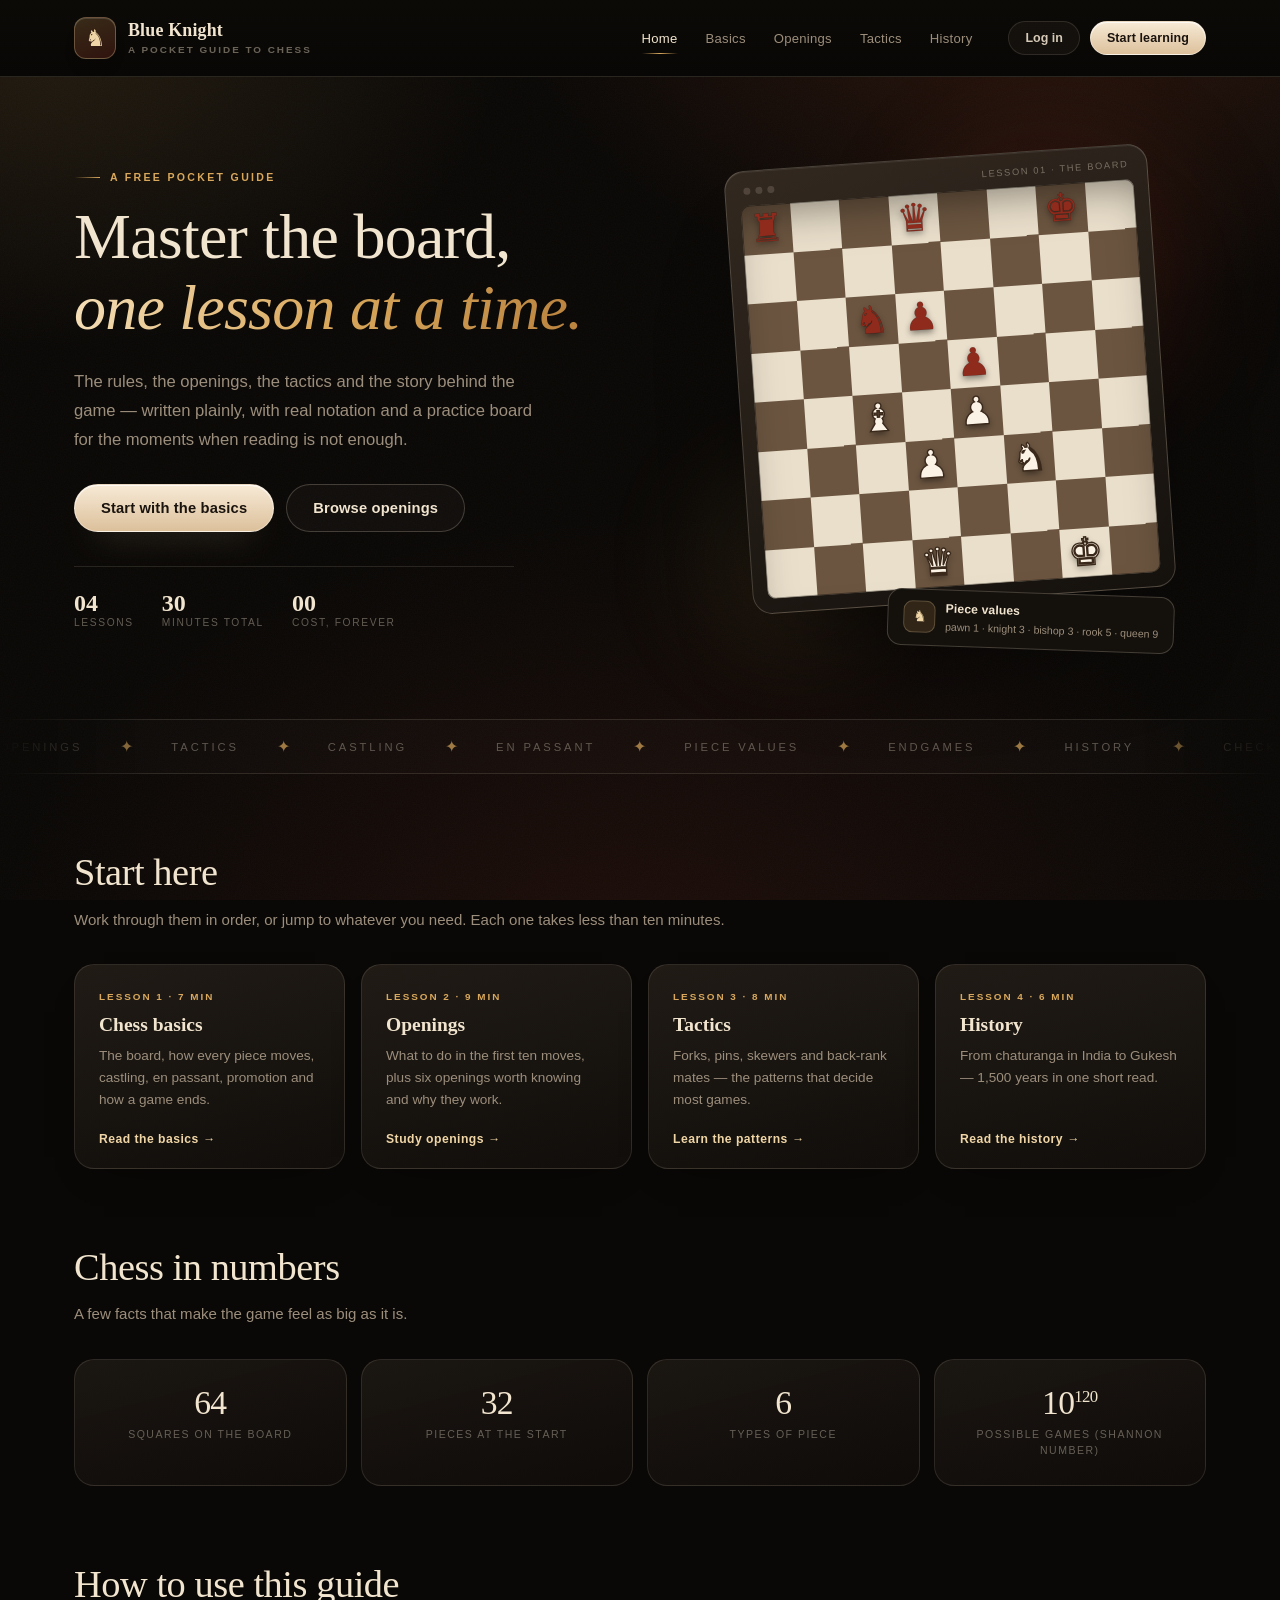
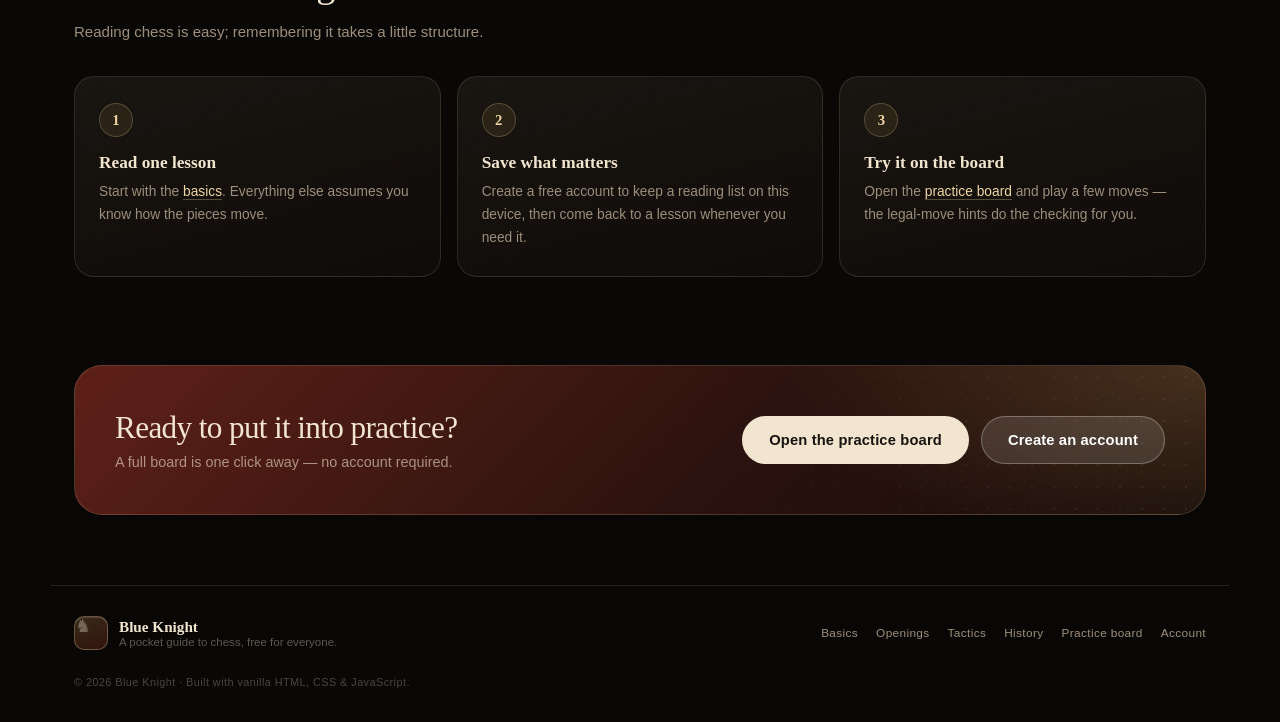
<file: index.html>
<!DOCTYPE html>
<html lang="en">
<head>
<meta charset="utf-8" />
<meta name="viewport" content="width=device-width, initial-scale=1, viewport-fit=cover" />
<meta name="theme-color" content="#0A0806" />
<meta name="description" content="Blue Knight is a free, no-nonsense guide to chess: the board and rules, sound openings, tactical patterns and a short history of the game." />
<meta property="og:type" content="website" />
<meta property="og:title" content="Blue Knight · A pocket guide to chess" />
<meta property="og:description" content="Learn the rules, the openings and the tactics — short, clear lessons with a practice board when you want to try things out." />
<title>Blue Knight · A pocket guide to chess</title>
<link rel="icon" href="data:image/svg+xml,%3Csvg xmlns='http://www.w3.org/2000/svg' viewBox='0 0 100 100'%3E%3Crect width='100' height='100' rx='24' fill='%232563eb'/%3E%3Ctext x='50' y='76' font-size='68' text-anchor='middle' fill='%23fff' font-family='serif'%3E%E2%99%9E%3C/text%3E%3C/svg%3E" />
<link rel="stylesheet" href="assets/site.css" />
</head>
<body class="site">

<a class="skip-link" href="#main">Skip to content</a>

<header class="site-header">
  <div class="wrap header-inner">
    <a class="brand" href="index.html">
      <span class="brand-mark" aria-hidden="true">&#9822;</span>
      <span>
        <span class="brand-name">Blue Knight</span>
        <span class="brand-sub">A pocket guide to chess</span>
      </span>
    </a>

    <nav class="nav" id="siteNav" aria-label="Main">
      <a href="index.html" aria-current="page">Home</a>
      <a href="basics.html">Basics</a>
      <a href="openings.html">Openings</a>
      <a href="tactics.html">Tactics</a>
      <a href="history.html">History</a>
    </nav>

    <div class="header-actions">
      <span data-auth></span>
      <a class="btn btn-primary btn-sm" href="basics.html">Start learning</a>
      <button class="nav-toggle" type="button" aria-expanded="false" aria-controls="siteNav" aria-label="Open menu">&#9776;</button>
    </div>
  </div>
</header>

<main id="main">

  <section class="hero wrap">
    <div class="hero-copy">
      <span class="eyebrow">A free pocket guide</span>
      <h1>Master the board,<em>one lesson at a time.</em></h1>
      <p class="lede">
        The rules, the openings, the tactics and the story behind the game — written plainly,
        with real notation and a practice board for the moments when reading is not enough.
      </p>

      <div class="hero-actions">
        <a class="btn btn-primary btn-lg" href="basics.html">Start with the basics</a>
        <a class="btn btn-ghost btn-lg" href="openings.html">Browse openings</a>
      </div>

      <div class="hero-stats">
        <div><strong>04</strong><span>Lessons</span></div>
        <div><strong>30</strong><span>Minutes total</span></div>
        <div><strong>00</strong><span>Cost, forever</span></div>
      </div>
    </div>

    <div class="hero-art" aria-hidden="true">
      <span class="orb orb-1"></span>
      <span class="orb orb-2"></span>

      <div class="board-stage">
        <div class="board-card">
          <div class="board-card-top">
            <span class="dot-row"><i></i><i></i><i></i></span>
            <span class="board-card-label">Lesson 01 &middot; The board</span>
          </div>
          <div class="board-mini">
            <span class="mock-piece b" style="left:0%;top:0%">&#9820;</span>
            <span class="mock-piece b" style="left:37.5%;top:0%">&#9819;</span>
            <span class="mock-piece b" style="left:75%;top:0%">&#9818;</span>
            <span class="mock-piece b" style="left:25%;top:25%">&#9822;</span>
            <span class="mock-piece b" style="left:37.5%;top:25%">&#9823;</span>
            <span class="mock-piece b" style="left:50%;top:37.5%">&#9823;</span>
            <span class="mock-piece w" style="left:25%;top:50%">&#9821;</span>
            <span class="mock-piece w" style="left:50%;top:50%">&#9823;</span>
            <span class="mock-piece w" style="left:62.5%;top:62.5%">&#9822;</span>
            <span class="mock-piece w" style="left:37.5%;top:62.5%">&#9823;</span>
            <span class="mock-piece w" style="left:37.5%;top:87.5%">&#9819;</span>
            <span class="mock-piece w" style="left:75%;top:87.5%">&#9818;</span>
          </div>
        </div>

        <div class="mock-card">
          <span class="mock-badge" aria-hidden="true">&#9822;</span>
          <span class="mock-card-text">
            <strong>Piece values</strong>
            <span>pawn 1 &middot; knight 3 &middot; bishop 3 &middot; rook 5 &middot; queen 9</span>
          </span>
        </div>
      </div>
    </div>
  </section>

  <div class="marquee" aria-hidden="true">
    <div class="marquee-track">
      <div class="marquee-group">
        <span>Openings</span><i>&#10022;</i>
        <span>Tactics</span><i>&#10022;</i>
        <span>Castling</span><i>&#10022;</i>
        <span>En passant</span><i>&#10022;</i>
        <span>Piece values</span><i>&#10022;</i>
        <span>Endgames</span><i>&#10022;</i>
        <span>History</span><i>&#10022;</i>
        <span>Checkmate</span><i>&#10022;</i>
      </div>
      <div class="marquee-group" aria-hidden="true">
        <span>Openings</span><i>&#10022;</i>
        <span>Tactics</span><i>&#10022;</i>
        <span>Castling</span><i>&#10022;</i>
        <span>En passant</span><i>&#10022;</i>
        <span>Piece values</span><i>&#10022;</i>
        <span>Endgames</span><i>&#10022;</i>
        <span>History</span><i>&#10022;</i>
        <span>Checkmate</span><i>&#10022;</i>
      </div>
    </div>
  </div>

  <section class="section wrap" id="lessons">
    <div class="section-head">
      <h2>Start here</h2>
      <p>Work through them in order, or jump to whatever you need. Each one takes less than ten minutes.</p>
    </div>

    <div class="cards">
      <a class="lesson-card" href="basics.html" data-reveal>
        <span class="lesson-meta">Lesson 1 &middot; 7 min</span>
        <h3>Chess basics</h3>
        <p>The board, how every piece moves, castling, en passant, promotion and how a game ends.</p>
        <span class="go">Read the basics &rarr;</span>
      </a>
      <a class="lesson-card" href="openings.html" data-reveal>
        <span class="lesson-meta">Lesson 2 &middot; 9 min</span>
        <h3>Openings</h3>
        <p>What to do in the first ten moves, plus six openings worth knowing and why they work.</p>
        <span class="go">Study openings &rarr;</span>
      </a>
      <a class="lesson-card" href="tactics.html" data-reveal>
        <span class="lesson-meta">Lesson 3 &middot; 8 min</span>
        <h3>Tactics</h3>
        <p>Forks, pins, skewers and back-rank mates — the patterns that decide most games.</p>
        <span class="go">Learn the patterns &rarr;</span>
      </a>
      <a class="lesson-card" href="history.html" data-reveal>
        <span class="lesson-meta">Lesson 4 &middot; 6 min</span>
        <h3>History</h3>
        <p>From chaturanga in India to Gukesh — 1,500 years in one short read.</p>
        <span class="go">Read the history &rarr;</span>
      </a>
    </div>
  </section>

  <section class="section wrap" id="numbers">
    <div class="section-head">
      <h2>Chess in numbers</h2>
      <p>A few facts that make the game feel as big as it is.</p>
    </div>
    <div class="fact-strip">
      <div class="fact"><strong>64</strong><span>squares on the board</span></div>
      <div class="fact"><strong>32</strong><span>pieces at the start</span></div>
      <div class="fact"><strong>6</strong><span>types of piece</span></div>
      <div class="fact"><strong>10<sup>120</sup></strong><span>possible games (Shannon number)</span></div>
    </div>
  </section>

  <section class="section wrap reading-list" data-reading-list hidden>
    <div class="section-head">
      <h2>Your reading list</h2>
      <p data-welcome hidden></p>
      <p>Saved lessons, stored in this browser for your account.</p>
    </div>
    <div class="cards" data-reading-cards></div>
  </section>

  <section class="section wrap" id="how">
    <div class="section-head">
      <h2>How to use this guide</h2>
      <p>Reading chess is easy; remembering it takes a little structure.</p>
    </div>

    <div class="steps">
      <article class="step" data-reveal>
        <span class="step-num">1</span>
        <h3>Read one lesson</h3>
        <p>Start with the <a href="basics.html">basics</a>. Everything else assumes you know how the pieces move.</p>
      </article>
      <article class="step" data-reveal>
        <span class="step-num">2</span>
        <h3>Save what matters</h3>
        <p>Create a free account to keep a reading list on this device, then come back to a lesson whenever you need it.</p>
      </article>
      <article class="step" data-reveal>
        <span class="step-num">3</span>
        <h3>Try it on the board</h3>
        <p>Open the <a href="play.html">practice board</a> and play a few moves — the legal-move hints do the checking for you.</p>
      </article>
    </div>
  </section>

  <section class="cta-band" data-reveal>
    <div>
      <h2>Ready to put it into practice?</h2>
      <p>A full board is one click away — no account required.</p>
    </div>
    <div class="cta-actions">
      <a class="btn btn-invert btn-lg" href="play.html">Open the practice board</a>
      <a class="btn btn-ghost btn-lg" href="login.html" style="background:rgba(255,255,255,.12);border-color:rgba(255,255,255,.28);color:#fff">Create an account</a>
    </div>
  </section>

</main>

<footer class="site-footer">
  <div class="wrap footer-inner">
    <div class="footer-brand">
      <span class="brand-mark small" aria-hidden="true">&#9822;</span>
      <div>
        <strong>Blue Knight</strong>
        <span>A pocket guide to chess, free for everyone.</span>
      </div>
    </div>

    <nav class="footer-links" aria-label="Footer">
      <a href="basics.html">Basics</a>
      <a href="openings.html">Openings</a>
      <a href="tactics.html">Tactics</a>
      <a href="history.html">History</a>
      <a href="play.html">Practice board</a>
      <a href="login.html">Account</a>
    </nav>

    <p class="footer-copy">&copy; <span data-year>2026</span> Blue Knight &middot; Built with vanilla HTML, CSS &amp; JavaScript.</p>
  </div>
</footer>

<script src="assets/site.js"></script>
</body>
</html>
</file>
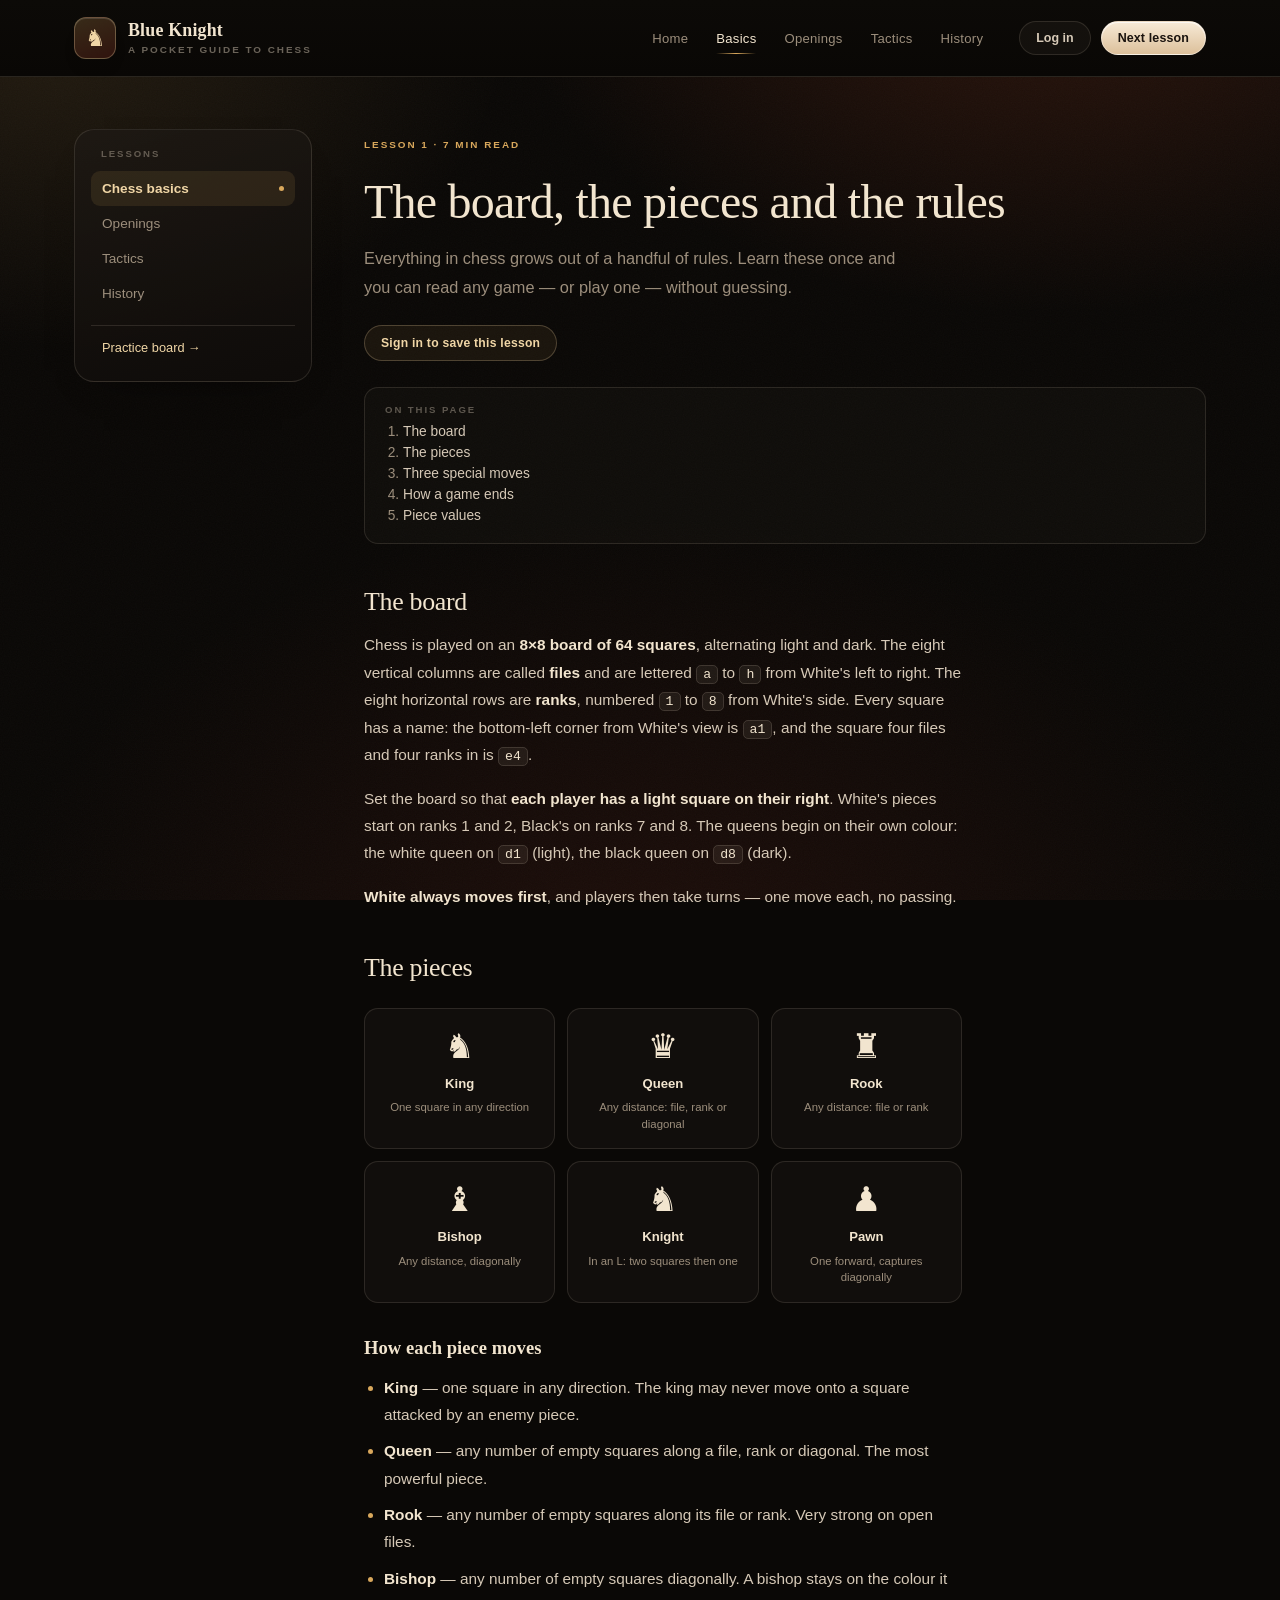
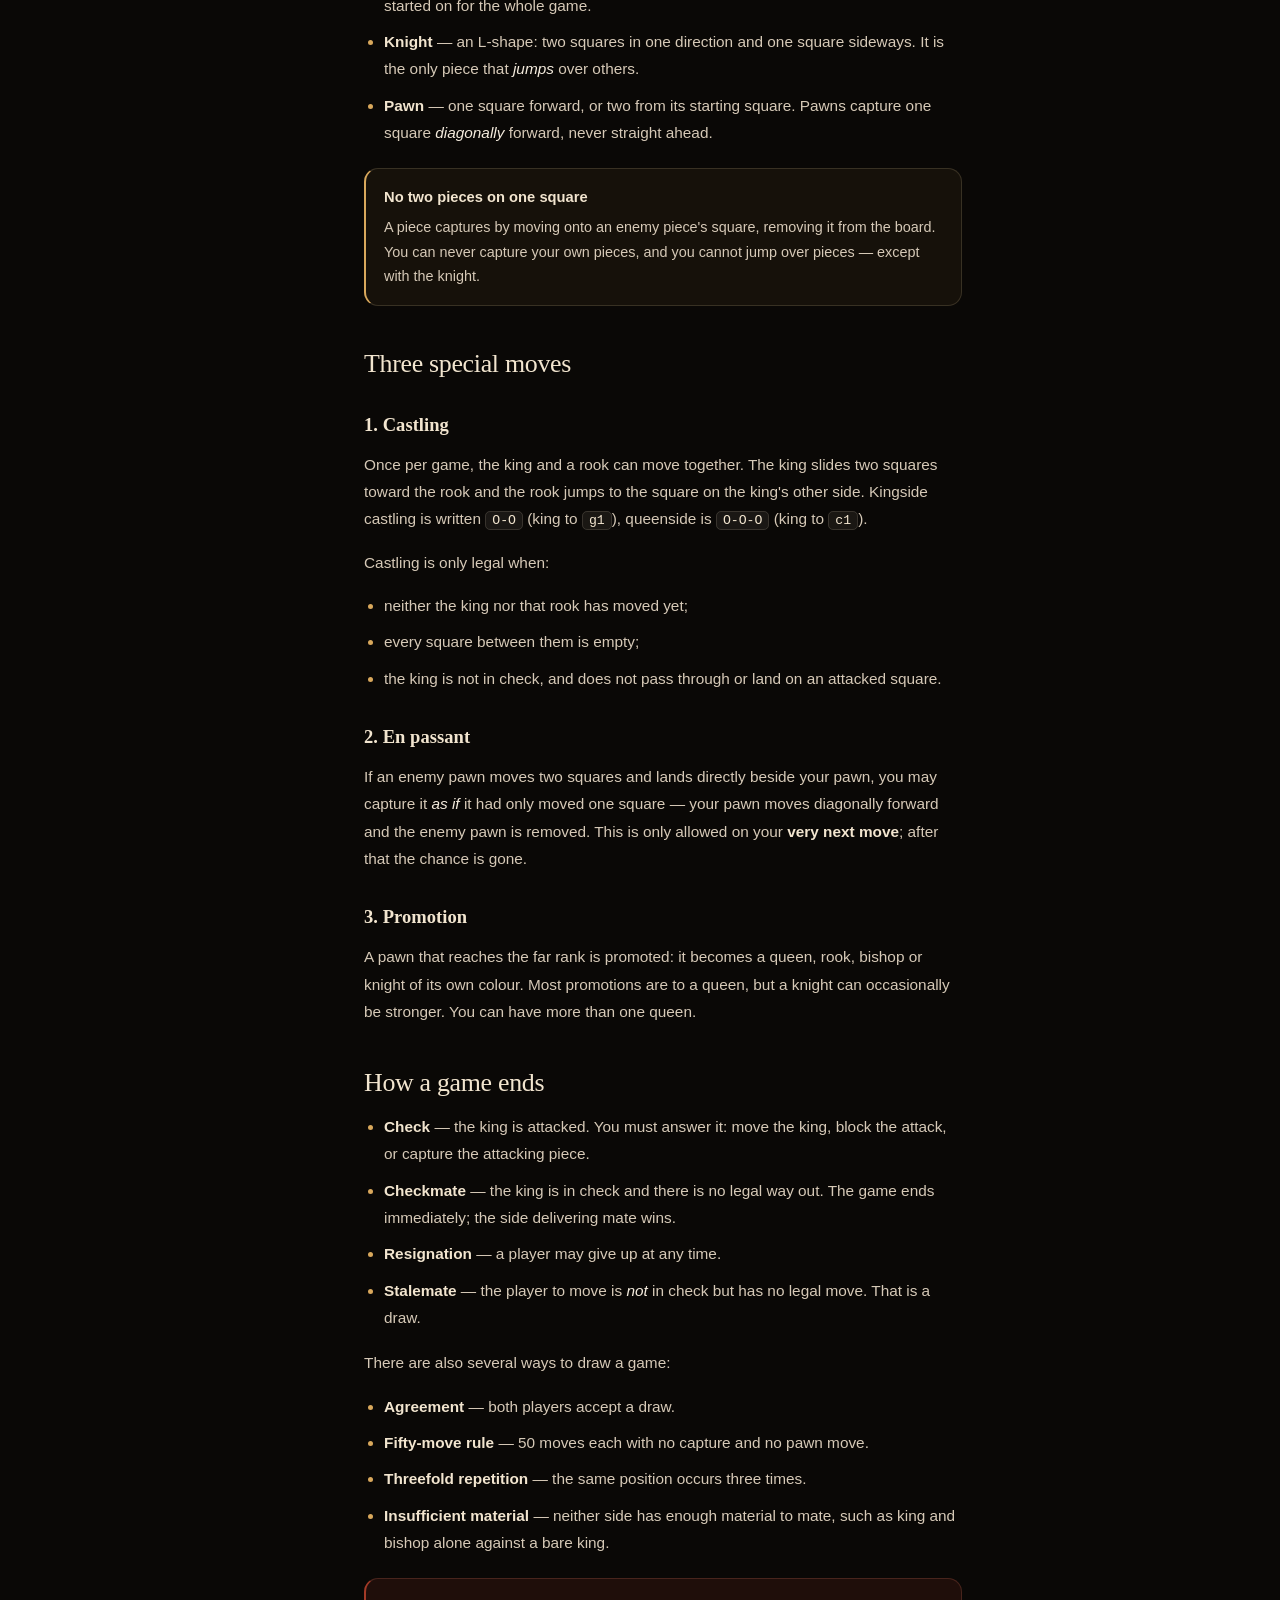
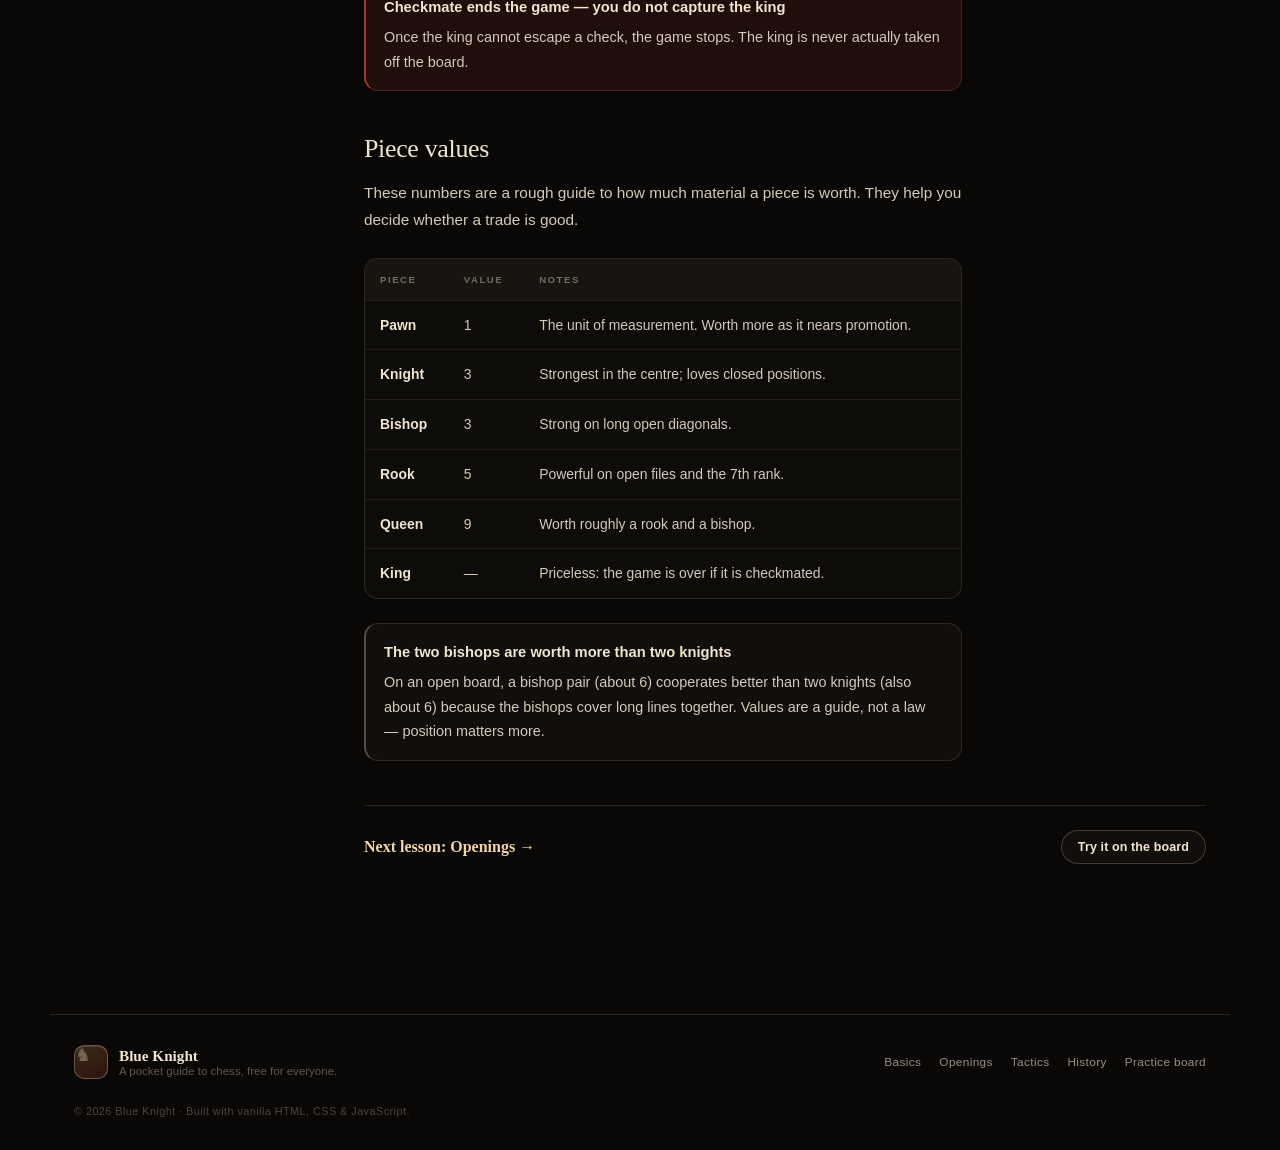
<file: basics.html>
<!DOCTYPE html>
<html lang="en">
<head>
<meta charset="utf-8" />
<meta name="viewport" content="width=device-width, initial-scale=1, viewport-fit=cover" />
<meta name="theme-color" content="#0A0806" />
<meta name="description" content="Learn how the chessboard works and how every piece moves, including castling, en passant, promotion, check, checkmate and draws." />
<title>Chess basics · Blue Knight</title>
<link rel="icon" href="data:image/svg+xml,%3Csvg xmlns='http://www.w3.org/2000/svg' viewBox='0 0 100 100'%3E%3Crect width='100' height='100' rx='24' fill='%232563eb'/%3E%3Ctext x='50' y='76' font-size='68' text-anchor='middle' fill='%23fff' font-family='serif'%3E%E2%99%9E%3C/text%3E%3C/svg%3E" />
<link rel="stylesheet" href="assets/site.css" />
</head>
<body class="site">

<a class="skip-link" href="#lesson">Skip to lesson</a>

<header class="site-header">
  <div class="wrap header-inner">
    <a class="brand" href="index.html">
      <span class="brand-mark" aria-hidden="true">&#9822;</span>
      <span>
        <span class="brand-name">Blue Knight</span>
        <span class="brand-sub">A pocket guide to chess</span>
      </span>
    </a>

    <nav class="nav" id="siteNav" aria-label="Main">
      <a href="index.html">Home</a>
      <a href="basics.html" aria-current="page">Basics</a>
      <a href="openings.html">Openings</a>
      <a href="tactics.html">Tactics</a>
      <a href="history.html">History</a>
    </nav>

    <div class="header-actions">
      <span data-auth></span>
      <a class="btn btn-primary btn-sm" href="openings.html">Next lesson</a>
      <button class="nav-toggle" type="button" aria-expanded="false" aria-controls="siteNav" aria-label="Open menu">&#9776;</button>
    </div>
  </div>
</header>

<main class="lesson-main wrap" id="lesson">
  <div class="lesson-layout">

    <aside class="lesson-nav" aria-label="Lessons">
      <p class="lesson-nav-title">Lessons</p>
      <a href="basics.html" aria-current="page">Chess basics</a>
      <a href="openings.html">Openings</a>
      <a href="tactics.html">Tactics</a>
      <a href="history.html">History</a>
      <a class="nav-practice" href="play.html">Practice board &rarr;</a>
    </aside>

    <article class="lesson">
      <p class="lesson-kicker">Lesson 1 &middot; 7 min read</p>
      <h1>The board, the pieces and the rules</h1>
      <p class="lesson-lead">
        Everything in chess grows out of a handful of rules. Learn these once and you can read
        any game — or play one — without guessing.
      </p>

      <div class="lesson-actions">
        <button class="save-btn" type="button" data-save="basics">Save to reading list</button>
      </div>

      <nav class="toc" aria-label="On this page">
        <p>On this page</p>
        <ol>
          <li><a href="#board">The board</a></li>
          <li><a href="#pieces">The pieces</a></li>
          <li><a href="#special">Three special moves</a></li>
          <li><a href="#ending">How a game ends</a></li>
          <li><a href="#values">Piece values</a></li>
        </ol>
      </nav>

      <div class="prose">
        <h2 id="board">The board</h2>
        <p>
          Chess is played on an <strong>8&times;8 board of 64 squares</strong>, alternating light and dark.
          The eight vertical columns are called <strong>files</strong> and are lettered <span class="sq-ref">a</span>
          to <span class="sq-ref">h</span> from White's left to right. The eight horizontal rows are
          <strong>ranks</strong>, numbered <span class="sq-ref">1</span> to <span class="sq-ref">8</span> from White's side.
          Every square has a name: the bottom-left corner from White's view is
          <span class="sq-ref">a1</span>, and the square four files and four ranks in is <span class="sq-ref">e4</span>.
        </p>
        <p>
          Set the board so that <strong>each player has a light square on their right</strong>. White's pieces
          start on ranks 1 and 2, Black's on ranks 7 and 8. The queens begin on their own colour:
          the white queen on <span class="sq-ref">d1</span> (light), the black queen on
          <span class="sq-ref">d8</span> (dark).
        </p>
        <p><strong>White always moves first</strong>, and players then take turns — one move each, no passing.</p>

        <h2 id="pieces">The pieces</h2>
        <div class="piece-grid">
          <div class="piece-card">
            <span class="glyph" aria-hidden="true">&#9822;</span>
            <strong>King</strong>
            <span>One square in any direction</span>
          </div>
          <div class="piece-card">
            <span class="glyph" aria-hidden="true">&#9819;</span>
            <strong>Queen</strong>
            <span>Any distance: file, rank or diagonal</span>
          </div>
          <div class="piece-card">
            <span class="glyph" aria-hidden="true">&#9820;</span>
            <strong>Rook</strong>
            <span>Any distance: file or rank</span>
          </div>
          <div class="piece-card">
            <span class="glyph" aria-hidden="true">&#9821;</span>
            <strong>Bishop</strong>
            <span>Any distance, diagonally</span>
          </div>
          <div class="piece-card">
            <span class="glyph" aria-hidden="true">&#9822;</span>
            <strong>Knight</strong>
            <span>In an L: two squares then one</span>
          </div>
          <div class="piece-card">
            <span class="glyph" aria-hidden="true">&#9823;</span>
            <strong>Pawn</strong>
            <span>One forward, captures diagonally</span>
          </div>
        </div>

        <h3>How each piece moves</h3>
        <ul>
          <li><strong>King</strong> — one square in any direction. The king may never move onto a square attacked by an enemy piece.</li>
          <li><strong>Queen</strong> — any number of empty squares along a file, rank or diagonal. The most powerful piece.</li>
          <li><strong>Rook</strong> — any number of empty squares along its file or rank. Very strong on open files.</li>
          <li><strong>Bishop</strong> — any number of empty squares diagonally. A bishop stays on the colour it started on for the whole game.</li>
          <li><strong>Knight</strong> — an L-shape: two squares in one direction and one square sideways. It is the only piece that <em>jumps</em> over others.</li>
          <li><strong>Pawn</strong> — one square forward, or two from its starting square. Pawns capture one square <em>diagonally</em> forward, never straight ahead.</li>
        </ul>

        <div class="callout">
          <strong>No two pieces on one square</strong>
          A piece captures by moving onto an enemy piece's square, removing it from the board.
          You can never capture your own pieces, and you cannot jump over pieces — except with the knight.
        </div>

        <h2 id="special">Three special moves</h2>

        <h3>1. Castling</h3>
        <p>
          Once per game, the king and a rook can move together. The king slides two squares toward the rook
          and the rook jumps to the square on the king's other side. Kingside castling is written
          <span class="sq-ref">O-O</span> (king to <span class="sq-ref">g1</span>), queenside is
          <span class="sq-ref">O-O-O</span> (king to <span class="sq-ref">c1</span>).
        </p>
        <p>Castling is only legal when:</p>
        <ul>
          <li>neither the king nor that rook has moved yet;</li>
          <li>every square between them is empty;</li>
          <li>the king is not in check, and does not pass through or land on an attacked square.</li>
        </ul>

        <h3>2. En passant</h3>
        <p>
          If an enemy pawn moves two squares and lands directly beside your pawn, you may capture it
          <em>as if</em> it had only moved one square — your pawn moves diagonally forward and the enemy pawn
          is removed. This is only allowed on your <strong>very next move</strong>; after that the chance is gone.
        </p>

        <h3>3. Promotion</h3>
        <p>
          A pawn that reaches the far rank is promoted: it becomes a queen, rook, bishop or knight of its own
          colour. Most promotions are to a queen, but a knight can occasionally be stronger. You can have
          more than one queen.
        </p>

        <h2 id="ending">How a game ends</h2>
        <ul>
          <li><strong>Check</strong> — the king is attacked. You must answer it: move the king, block the attack, or capture the attacking piece.</li>
          <li><strong>Checkmate</strong> — the king is in check and there is no legal way out. The game ends immediately; the side delivering mate wins.</li>
          <li><strong>Resignation</strong> — a player may give up at any time.</li>
          <li><strong>Stalemate</strong> — the player to move is <em>not</em> in check but has no legal move. That is a draw.</li>
        </ul>
        <p>There are also several ways to draw a game:</p>
        <ul>
          <li><strong>Agreement</strong> — both players accept a draw.</li>
          <li><strong>Fifty-move rule</strong> — 50 moves each with no capture and no pawn move.</li>
          <li><strong>Threefold repetition</strong> — the same position occurs three times.</li>
          <li><strong>Insufficient material</strong> — neither side has enough material to mate, such as king and bishop alone against a bare king.</li>
        </ul>

        <div class="callout warn">
          <strong>Checkmate ends the game — you do not capture the king</strong>
          Once the king cannot escape a check, the game stops. The king is never actually taken off the board.
        </div>

        <h2 id="values">Piece values</h2>
        <p>
          These numbers are a rough guide to how much material a piece is worth. They help you decide
          whether a trade is good.
        </p>
        <div class="table-wrap">
          <table class="data">
            <thead>
              <tr><th>Piece</th><th>Value</th><th>Notes</th></tr>
            </thead>
            <tbody>
              <tr><td>Pawn</td><td>1</td><td>The unit of measurement. Worth more as it nears promotion.</td></tr>
              <tr><td>Knight</td><td>3</td><td>Strongest in the centre; loves closed positions.</td></tr>
              <tr><td>Bishop</td><td>3</td><td>Strong on long open diagonals.</td></tr>
              <tr><td>Rook</td><td>5</td><td>Powerful on open files and the 7th rank.</td></tr>
              <tr><td>Queen</td><td>9</td><td>Worth roughly a rook and a bishop.</td></tr>
              <tr><td>King</td><td>—</td><td>Priceless: the game is over if it is checkmated.</td></tr>
            </tbody>
          </table>
        </div>

        <div class="callout plain">
          <strong>The two bishops are worth more than two knights</strong>
          On an open board, a bishop pair (about 6) cooperates better than two knights (also about 6) because
          the bishops cover long lines together. Values are a guide, not a law — position matters more.
        </div>
      </div>

      <div class="lesson-footer">
        <a class="next-lesson" href="openings.html">Next lesson: Openings &rarr;</a>
        <a class="btn btn-ghost btn-sm" href="play.html">Try it on the board</a>
      </div>
    </article>

  </div>
</main>

<footer class="site-footer">
  <div class="wrap footer-inner">
    <div class="footer-brand">
      <span class="brand-mark small" aria-hidden="true">&#9822;</span>
      <div>
        <strong>Blue Knight</strong>
        <span>A pocket guide to chess, free for everyone.</span>
      </div>
    </div>
    <nav class="footer-links" aria-label="Footer">
      <a href="basics.html">Basics</a>
      <a href="openings.html">Openings</a>
      <a href="tactics.html">Tactics</a>
      <a href="history.html">History</a>
      <a href="play.html">Practice board</a>
    </nav>
    <p class="footer-copy">&copy; <span data-year>2026</span> Blue Knight &middot; Built with vanilla HTML, CSS &amp; JavaScript.</p>
  </div>
</footer>

<script src="assets/site.js"></script>
</body>
</html>
</file>
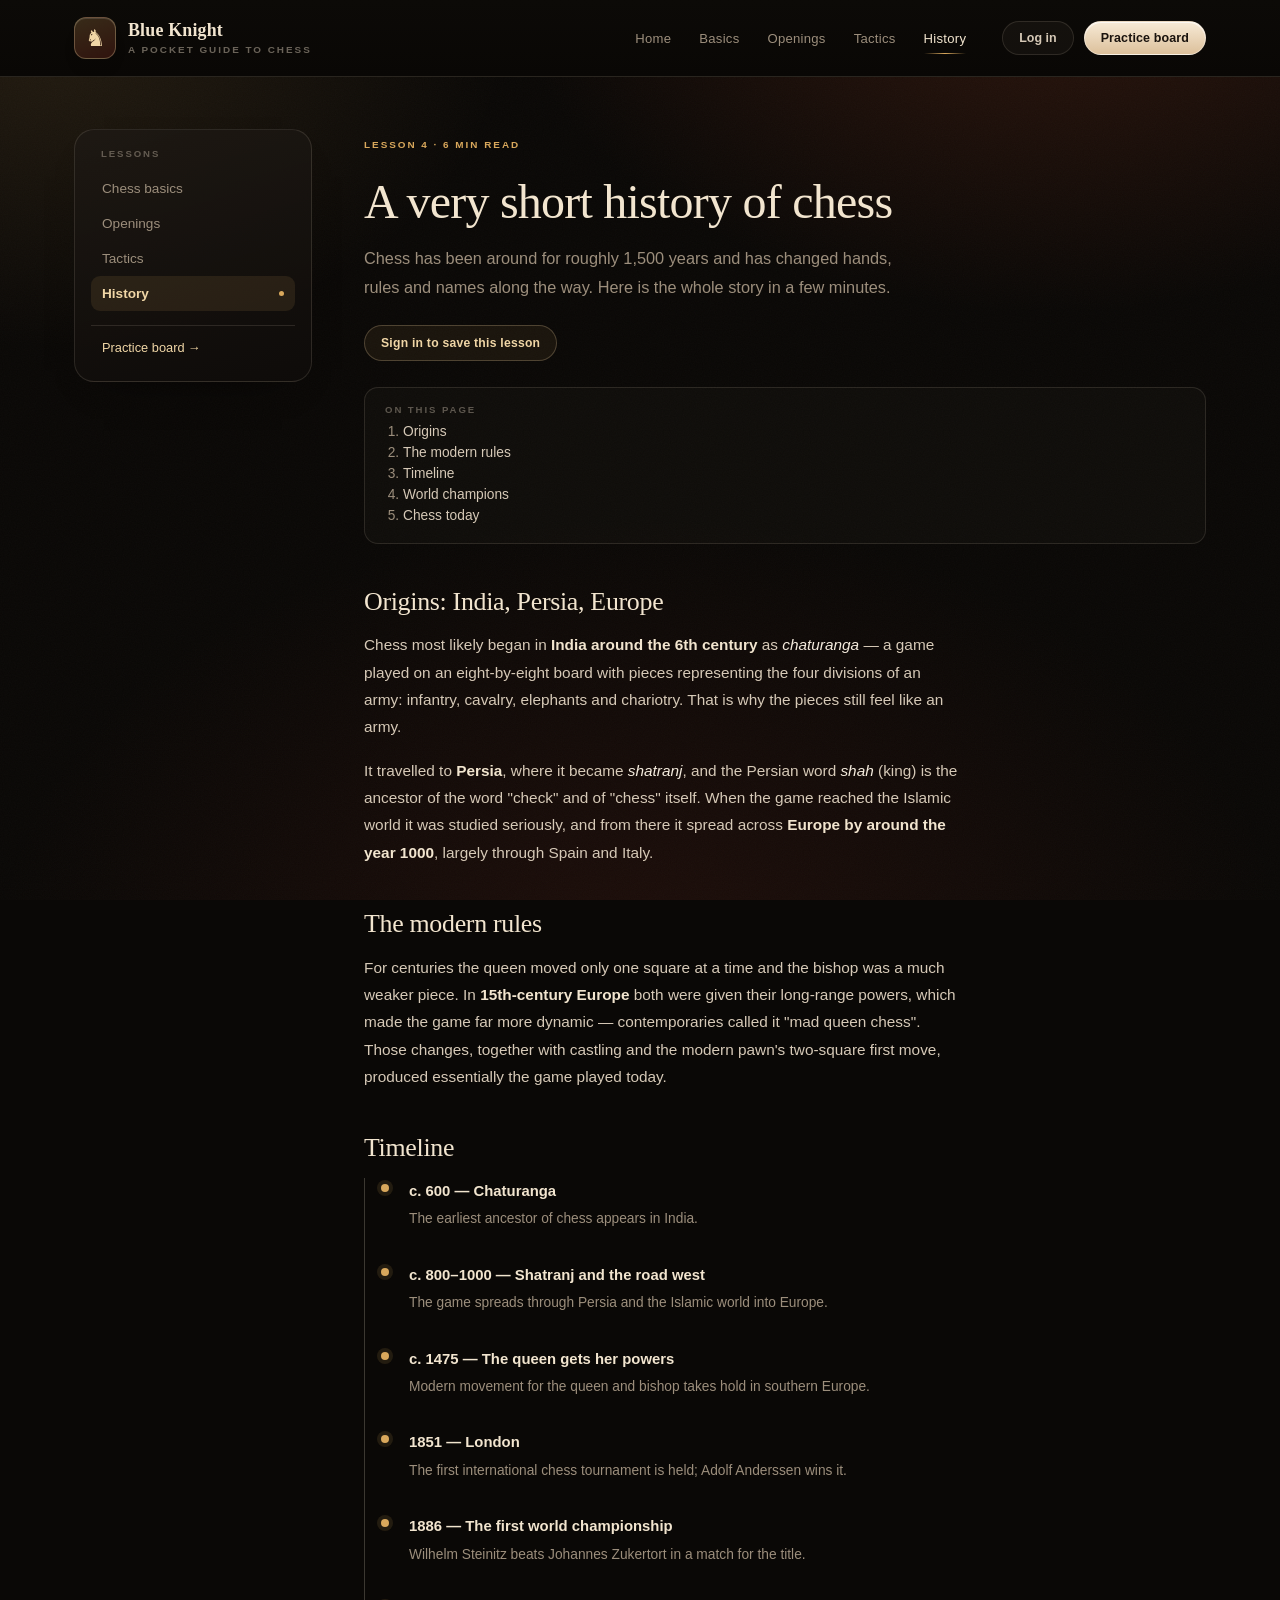
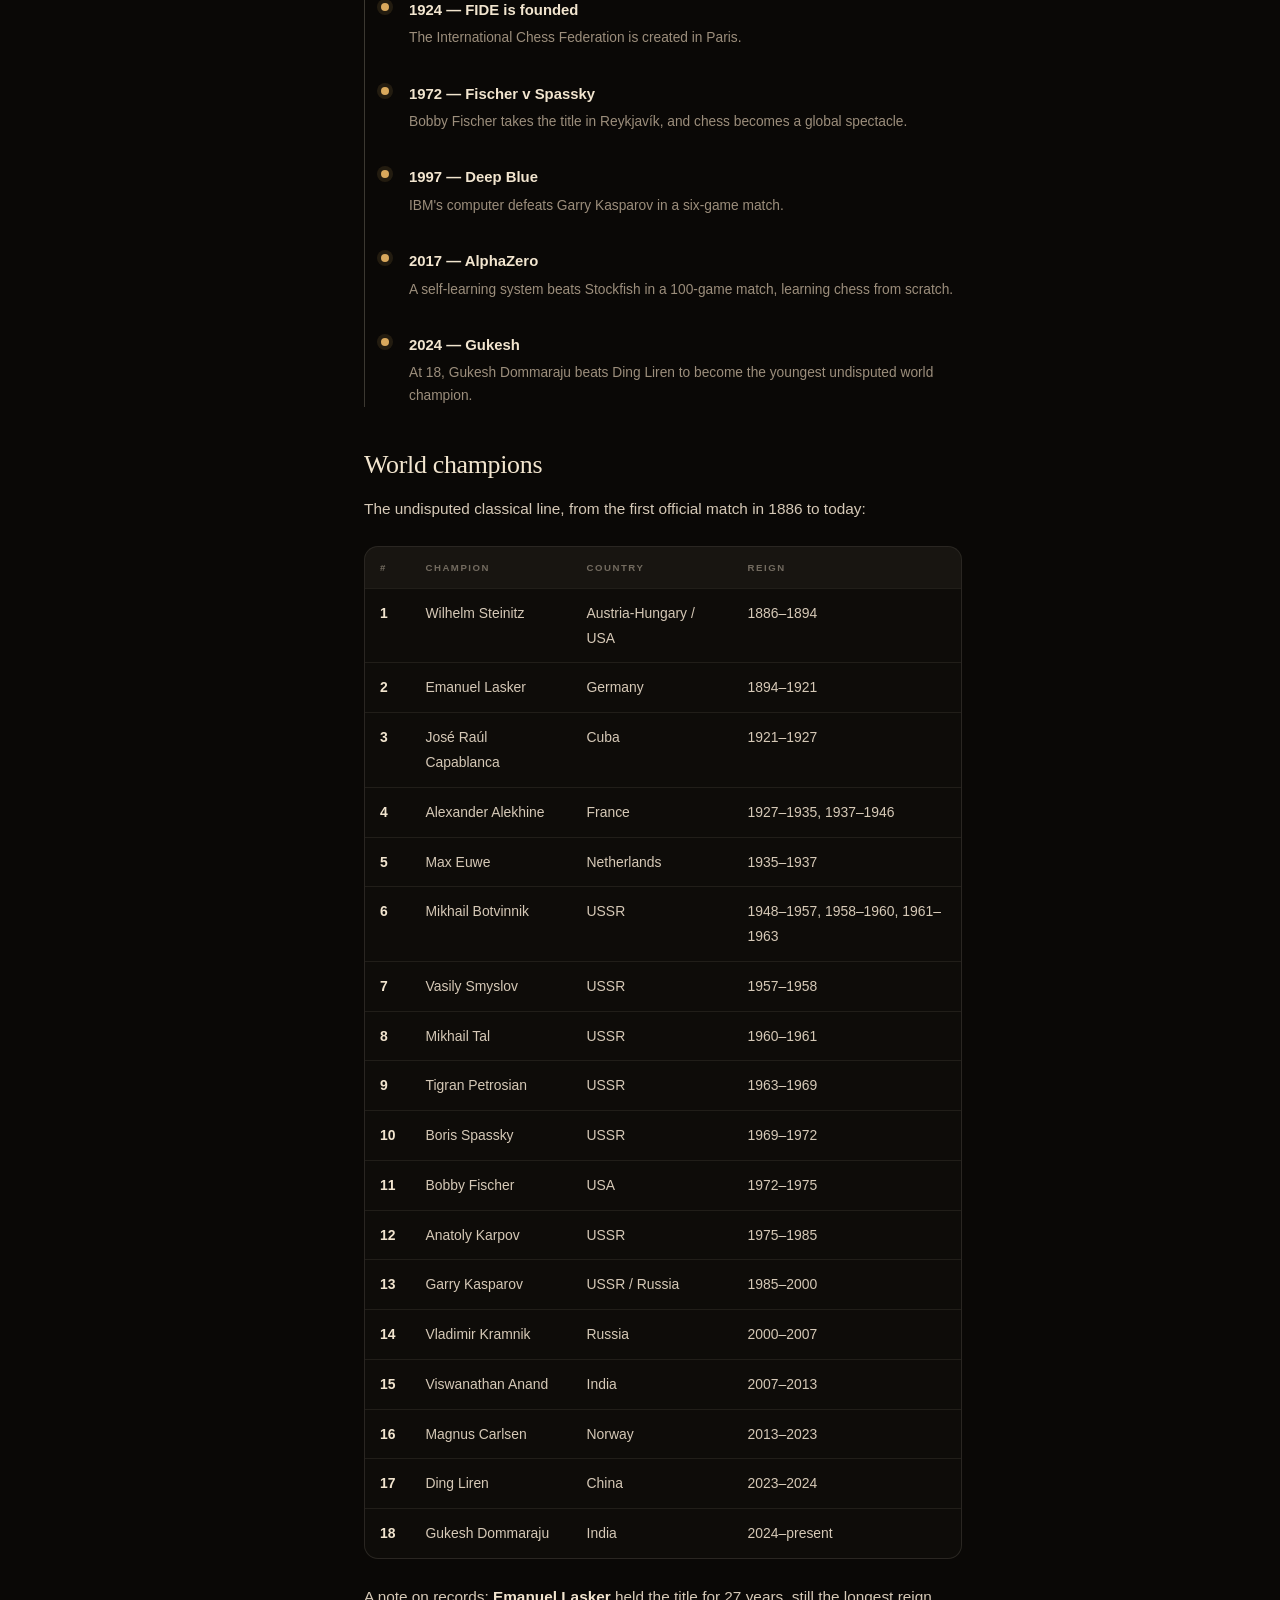
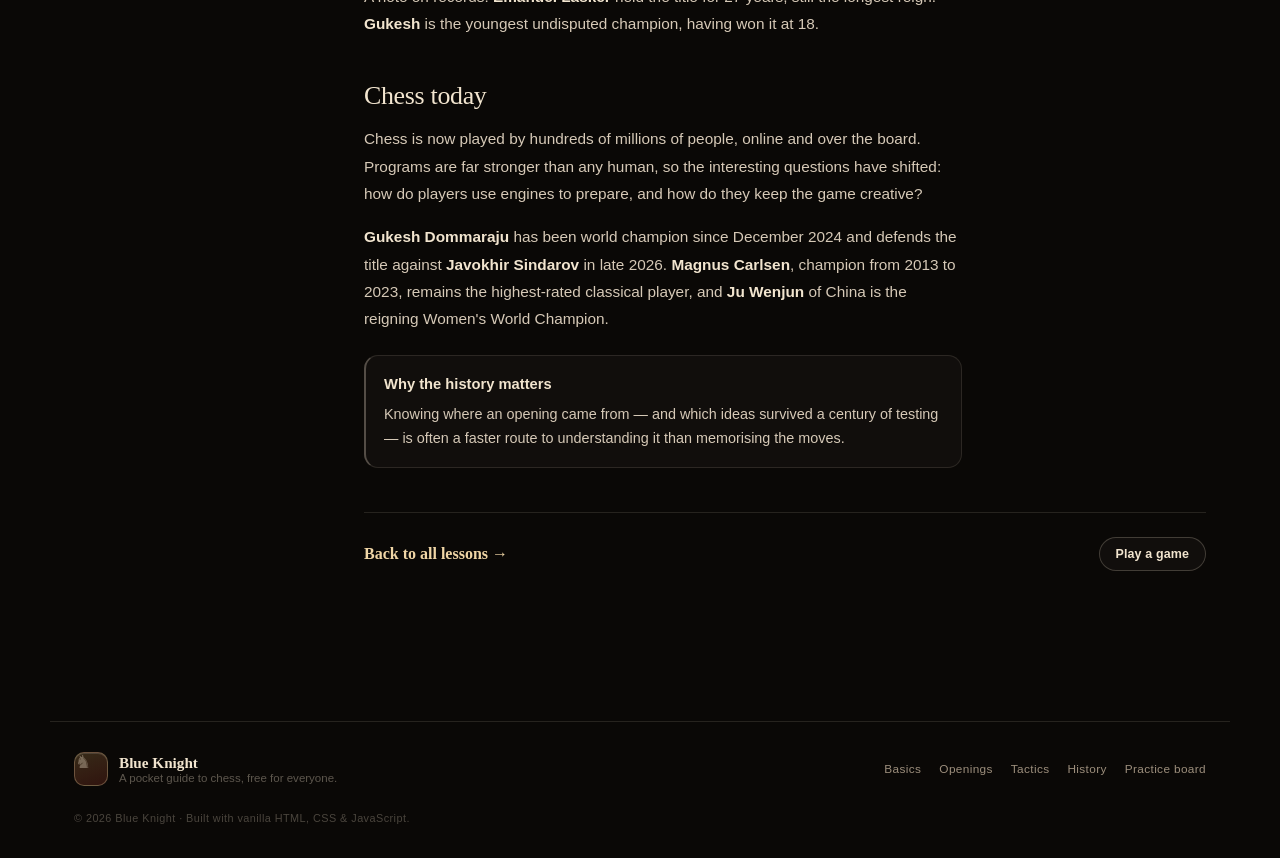
<file: history.html>
<!DOCTYPE html>
<html lang="en">
<head>
<meta charset="utf-8" />
<meta name="viewport" content="width=device-width, initial-scale=1, viewport-fit=cover" />
<meta name="theme-color" content="#0A0806" />
<meta name="description" content="A short history of chess: from chaturanga in India and shatranj in Persia to the modern World Championship and Gukesh Dommaraju." />
<title>History · Blue Knight</title>
<link rel="icon" href="data:image/svg+xml,%3Csvg xmlns='http://www.w3.org/2000/svg' viewBox='0 0 100 100'%3E%3Crect width='100' height='100' rx='24' fill='%232563eb'/%3E%3Ctext x='50' y='76' font-size='68' text-anchor='middle' fill='%23fff' font-family='serif'%3E%E2%99%9E%3C/text%3E%3C/svg%3E" />
<link rel="stylesheet" href="assets/site.css" />
</head>
<body class="site">

<a class="skip-link" href="#lesson">Skip to lesson</a>

<header class="site-header">
  <div class="wrap header-inner">
    <a class="brand" href="index.html">
      <span class="brand-mark" aria-hidden="true">&#9822;</span>
      <span>
        <span class="brand-name">Blue Knight</span>
        <span class="brand-sub">A pocket guide to chess</span>
      </span>
    </a>

    <nav class="nav" id="siteNav" aria-label="Main">
      <a href="index.html">Home</a>
      <a href="basics.html">Basics</a>
      <a href="openings.html">Openings</a>
      <a href="tactics.html">Tactics</a>
      <a href="history.html" aria-current="page">History</a>
    </nav>

    <div class="header-actions">
      <span data-auth></span>
      <a class="btn btn-primary btn-sm" href="play.html">Practice board</a>
      <button class="nav-toggle" type="button" aria-expanded="false" aria-controls="siteNav" aria-label="Open menu">&#9776;</button>
    </div>
  </div>
</header>

<main class="lesson-main wrap" id="lesson">
  <div class="lesson-layout">

    <aside class="lesson-nav" aria-label="Lessons">
      <p class="lesson-nav-title">Lessons</p>
      <a href="basics.html">Chess basics</a>
      <a href="openings.html">Openings</a>
      <a href="tactics.html">Tactics</a>
      <a href="history.html" aria-current="page">History</a>
      <a class="nav-practice" href="play.html">Practice board &rarr;</a>
    </aside>

    <article class="lesson">
      <p class="lesson-kicker">Lesson 4 &middot; 6 min read</p>
      <h1>A very short history of chess</h1>
      <p class="lesson-lead">
        Chess has been around for roughly 1,500 years and has changed hands, rules and names along the way.
        Here is the whole story in a few minutes.
      </p>

      <div class="lesson-actions">
        <button class="save-btn" type="button" data-save="history">Save to reading list</button>
      </div>

      <nav class="toc" aria-label="On this page">
        <p>On this page</p>
        <ol>
          <li><a href="#origins">Origins</a></li>
          <li><a href="#modern">The modern rules</a></li>
          <li><a href="#timeline">Timeline</a></li>
          <li><a href="#champions">World champions</a></li>
          <li><a href="#today">Chess today</a></li>
        </ol>
      </nav>

      <div class="prose">
        <h2 id="origins">Origins: India, Persia, Europe</h2>
        <p>
          Chess most likely began in <strong>India around the 6th century</strong> as
          <em>chaturanga</em> — a game played on an eight-by-eight board with pieces representing the
          four divisions of an army: infantry, cavalry, elephants and chariotry. That is why the pieces
          still feel like an army.
        </p>
        <p>
          It travelled to <strong>Persia</strong>, where it became <em>shatranj</em>, and the Persian word
          <em>shah</em> (king) is the ancestor of the word "check" and of "chess" itself. When the game
          reached the Islamic world it was studied seriously, and from there it spread across
          <strong>Europe by around the year 1000</strong>, largely through Spain and Italy.
        </p>

        <h2 id="modern">The modern rules</h2>
        <p>
          For centuries the queen moved only one square at a time and the bishop was a much weaker piece.
          In <strong>15th-century Europe</strong> both were given their long-range powers, which made the
          game far more dynamic — contemporaries called it "mad queen chess". Those changes, together with
          castling and the modern pawn's two-square first move, produced essentially the game played today.
        </p>

        <h2 id="timeline">Timeline</h2>
        <ul class="timeline">
          <li><strong>c. 600 — Chaturanga</strong><span>The earliest ancestor of chess appears in India.</span></li>
          <li><strong>c. 800–1000 — Shatranj and the road west</strong><span>The game spreads through Persia and the Islamic world into Europe.</span></li>
          <li><strong>c. 1475 — The queen gets her powers</strong><span>Modern movement for the queen and bishop takes hold in southern Europe.</span></li>
          <li><strong>1851 — London</strong><span>The first international chess tournament is held; Adolf Anderssen wins it.</span></li>
          <li><strong>1886 — The first world championship</strong><span>Wilhelm Steinitz beats Johannes Zukertort in a match for the title.</span></li>
          <li><strong>1924 — FIDE is founded</strong><span>The International Chess Federation is created in Paris.</span></li>
          <li><strong>1972 — Fischer v Spassky</strong><span>Bobby Fischer takes the title in Reykjavík, and chess becomes a global spectacle.</span></li>
          <li><strong>1997 — Deep Blue</strong><span>IBM's computer defeats Garry Kasparov in a six-game match.</span></li>
          <li><strong>2017 — AlphaZero</strong><span>A self-learning system beats Stockfish in a 100-game match, learning chess from scratch.</span></li>
          <li><strong>2024 — Gukesh</strong><span>At 18, Gukesh Dommaraju beats Ding Liren to become the youngest undisputed world champion.</span></li>
        </ul>

        <h2 id="champions">World champions</h2>
        <p>
          The undisputed classical line, from the first official match in 1886 to today:
        </p>
        <div class="table-wrap">
          <table class="data">
            <thead>
              <tr><th>#</th><th>Champion</th><th>Country</th><th>Reign</th></tr>
            </thead>
            <tbody>
              <tr><td>1</td><td>Wilhelm Steinitz</td><td>Austria-Hungary / USA</td><td>1886–1894</td></tr>
              <tr><td>2</td><td>Emanuel Lasker</td><td>Germany</td><td>1894–1921</td></tr>
              <tr><td>3</td><td>José Raúl Capablanca</td><td>Cuba</td><td>1921–1927</td></tr>
              <tr><td>4</td><td>Alexander Alekhine</td><td>France</td><td>1927–1935, 1937–1946</td></tr>
              <tr><td>5</td><td>Max Euwe</td><td>Netherlands</td><td>1935–1937</td></tr>
              <tr><td>6</td><td>Mikhail Botvinnik</td><td>USSR</td><td>1948–1957, 1958–1960, 1961–1963</td></tr>
              <tr><td>7</td><td>Vasily Smyslov</td><td>USSR</td><td>1957–1958</td></tr>
              <tr><td>8</td><td>Mikhail Tal</td><td>USSR</td><td>1960–1961</td></tr>
              <tr><td>9</td><td>Tigran Petrosian</td><td>USSR</td><td>1963–1969</td></tr>
              <tr><td>10</td><td>Boris Spassky</td><td>USSR</td><td>1969–1972</td></tr>
              <tr><td>11</td><td>Bobby Fischer</td><td>USA</td><td>1972–1975</td></tr>
              <tr><td>12</td><td>Anatoly Karpov</td><td>USSR</td><td>1975–1985</td></tr>
              <tr><td>13</td><td>Garry Kasparov</td><td>USSR / Russia</td><td>1985–2000</td></tr>
              <tr><td>14</td><td>Vladimir Kramnik</td><td>Russia</td><td>2000–2007</td></tr>
              <tr><td>15</td><td>Viswanathan Anand</td><td>India</td><td>2007–2013</td></tr>
              <tr><td>16</td><td>Magnus Carlsen</td><td>Norway</td><td>2013–2023</td></tr>
              <tr><td>17</td><td>Ding Liren</td><td>China</td><td>2023–2024</td></tr>
              <tr><td>18</td><td>Gukesh Dommaraju</td><td>India</td><td>2024–present</td></tr>
            </tbody>
          </table>
        </div>
        <p>
          A note on records: <strong>Emanuel Lasker</strong> held the title for 27 years, still the longest
          reign. <strong>Gukesh</strong> is the youngest undisputed champion, having won it at 18.
        </p>

        <h2 id="today">Chess today</h2>
        <p>
          Chess is now played by hundreds of millions of people, online and over the board. Programs are far
          stronger than any human, so the interesting questions have shifted: how do players use engines to
          prepare, and how do they keep the game creative?
        </p>
        <p>
          <strong>Gukesh Dommaraju</strong> has been world champion since December 2024 and defends the title
          against <strong>Javokhir Sindarov</strong> in late 2026. <strong>Magnus Carlsen</strong>, champion from
          2013 to 2023, remains the highest-rated classical player, and <strong>Ju Wenjun</strong> of China is the
          reigning Women's World Champion.
        </p>

        <div class="callout plain">
          <strong>Why the history matters</strong>
          Knowing where an opening came from — and which ideas survived a century of testing — is often a
          faster route to understanding it than memorising the moves.
        </div>
      </div>

      <div class="lesson-footer">
        <a class="next-lesson" href="index.html">Back to all lessons &rarr;</a>
        <a class="btn btn-ghost btn-sm" href="play.html">Play a game</a>
      </div>
    </article>

  </div>
</main>

<footer class="site-footer">
  <div class="wrap footer-inner">
    <div class="footer-brand">
      <span class="brand-mark small" aria-hidden="true">&#9822;</span>
      <div>
        <strong>Blue Knight</strong>
        <span>A pocket guide to chess, free for everyone.</span>
      </div>
    </div>
    <nav class="footer-links" aria-label="Footer">
      <a href="basics.html">Basics</a>
      <a href="openings.html">Openings</a>
      <a href="tactics.html">Tactics</a>
      <a href="history.html">History</a>
      <a href="play.html">Practice board</a>
    </nav>
    <p class="footer-copy">&copy; <span data-year>2026</span> Blue Knight &middot; Built with vanilla HTML, CSS &amp; JavaScript.</p>
  </div>
</footer>

<script src="assets/site.js"></script>
</body>
</html>
</file>
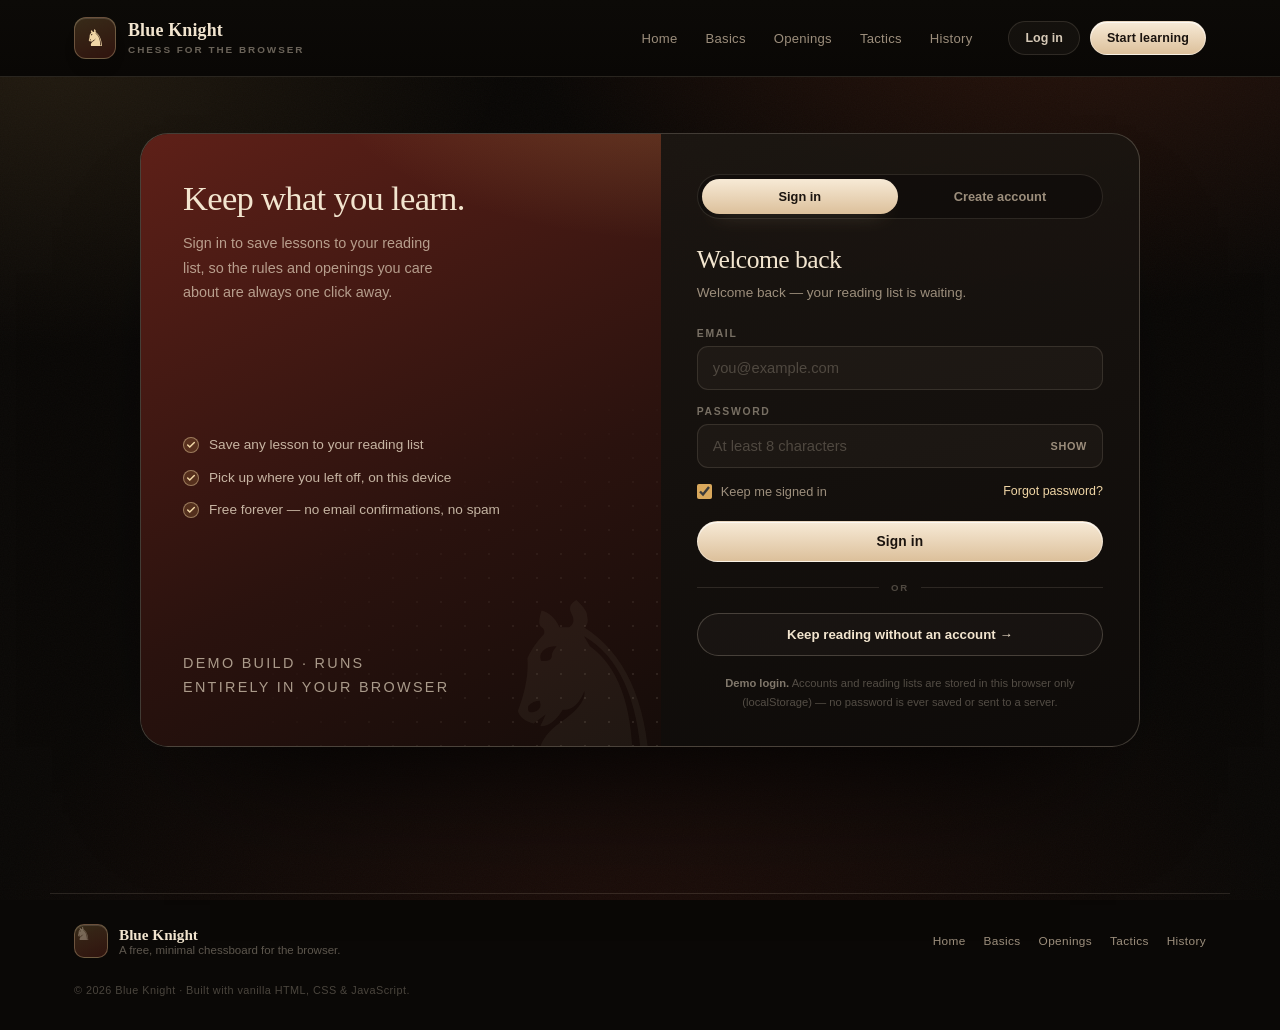
<file: login.html>
<!DOCTYPE html>
<html lang="en">
<head>
<meta charset="utf-8" />
<meta name="viewport" content="width=device-width, initial-scale=1, viewport-fit=cover" />
<meta name="theme-color" content="#0A0806" />
<meta name="description" content="Sign in to Blue Knight to save chess lessons to your reading list. Free account, created in your browser." />
<meta name="robots" content="noindex" />
<title>Log in · Blue Knight</title>
<link rel="icon" href="data:image/svg+xml,%3Csvg xmlns='http://www.w3.org/2000/svg' viewBox='0 0 100 100'%3E%3Crect width='100' height='100' rx='24' fill='%232563eb'/%3E%3Ctext x='50' y='76' font-size='68' text-anchor='middle' fill='%23fff' font-family='serif'%3E%E2%99%9E%3C/text%3E%3C/svg%3E" />
<link rel="stylesheet" href="assets/site.css" />
</head>
<body class="site">

<a class="skip-link" href="#authForm">Skip to form</a>

<header class="site-header">
  <div class="wrap header-inner">
    <a class="brand" href="index.html">
      <span class="brand-mark" aria-hidden="true">&#9822;</span>
      <span>
        <span class="brand-name">Blue Knight</span>
        <span class="brand-sub">Chess for the browser</span>
      </span>
    </a>

    <nav class="nav" id="siteNav" aria-label="Main">
      <a href="index.html">Home</a>
      <a href="basics.html">Basics</a>
      <a href="openings.html">Openings</a>
      <a href="tactics.html">Tactics</a>
      <a href="history.html">History</a>
    </nav>

    <div class="header-actions">
      <span data-auth></span>
      <a class="btn btn-primary btn-sm" href="basics.html">Start learning</a>
      <button class="nav-toggle" type="button" aria-expanded="false" aria-controls="siteNav" aria-label="Open menu">&#9776;</button>
    </div>
  </div>
</header>

<main class="auth-main">
  <div class="auth-shell">

    <section class="auth-visual">
      <span class="visual-mark" aria-hidden="true">&#9822;</span>
      <div>
        <h2>Keep what you learn.</h2>
        <p>Sign in to save lessons to your reading list, so the rules and openings you care about are always one click away.</p>
      </div>

      <ul class="auth-list">
        <li>Save any lesson to your reading list</li>
        <li>Pick up where you left off, on this device</li>
        <li>Free forever — no email confirmations, no spam</li>
      </ul>

      <p class="auth-meta">Demo build &middot; runs entirely in your browser</p>
    </section>

    <section class="auth-form-wrap" id="authForm">

      <div class="signed-in-note" id="signedInNote">
        <span id="signedInText">You are signed in.</span>
        <a href="index.html">Go to your lessons &rarr;</a>
      </div>

      <div class="auth-tabs" role="tablist" aria-label="Account access">
        <button type="button" role="tab" id="tabSignin" aria-selected="true" aria-controls="panelSignin">Sign in</button>
        <button type="button" role="tab" id="tabSignup" aria-selected="false" aria-controls="panelSignup">Create account</button>
      </div>

      <!-- ---------------- Sign in ---------------- -->
      <form id="panelSignin" role="tabpanel" aria-labelledby="tabSignin" novalidate>
        <h1 class="auth-title" tabindex="-1">Welcome back</h1>
        <p class="auth-sub">Welcome back — your reading list is waiting.</p>

        <div class="form-alert" id="signinAlert" role="alert"></div>

        <div class="field">
          <label for="signinEmail">Email</label>
          <div class="control">
            <input type="email" id="signinEmail" name="email" autocomplete="email" placeholder="you@example.com" required />
          </div>
          <p class="field-error" id="signinEmailError"></p>
        </div>

        <div class="field">
          <label for="signinPassword">Password</label>
          <div class="control has-toggle">
            <input type="password" id="signinPassword" name="password" autocomplete="current-password" placeholder="At least 8 characters" required />
            <button class="pw-toggle" type="button" data-toggle="signinPassword" aria-label="Show password">Show</button>
          </div>
          <p class="field-error" id="signinPasswordError"></p>
        </div>

        <div class="field-row">
          <label class="check" for="signinRemember">
            <input type="checkbox" id="signinRemember" checked />
            <span>Keep me signed in</span>
          </label>
          <button class="link-quiet" type="button" id="forgotBtn">Forgot password?</button>
        </div>

        <button class="btn btn-primary btn-block" type="submit">Sign in</button>
      </form>

      <!-- ---------------- Sign up ---------------- -->
      <form id="panelSignup" role="tabpanel" aria-labelledby="tabSignup" novalidate hidden>
        <h1 class="auth-title" tabindex="-1">Create your account</h1>
        <p class="auth-sub">Takes about ten seconds. No email confirmation.</p>

        <div class="form-alert" id="signupAlert" role="alert"></div>

        <div class="field">
          <label for="signupName">Display name</label>
          <div class="control">
            <input type="text" id="signupName" name="name" autocomplete="name" placeholder="Maria Santos" maxlength="40" required />
          </div>
          <p class="field-error" id="signupNameError"></p>
        </div>

        <div class="field">
          <label for="signupEmail">Email</label>
          <div class="control">
            <input type="email" id="signupEmail" name="email" autocomplete="email" placeholder="you@example.com" required />
          </div>
          <p class="field-error" id="signupEmailError"></p>
        </div>

        <div class="field">
          <label for="signupPassword">Password</label>
          <div class="control has-toggle">
            <input type="password" id="signupPassword" name="password" autocomplete="new-password" placeholder="At least 8 characters" required />
            <button class="pw-toggle" type="button" data-toggle="signupPassword" aria-label="Show password">Show</button>
          </div>
          <p class="field-error" id="signupPasswordError"></p>
        </div>

        <div class="field">
          <label for="signupConfirm">Confirm password</label>
          <div class="control">
            <input type="password" id="signupConfirm" name="confirm" autocomplete="new-password" placeholder="Type it again" required />
          </div>
          <p class="field-error" id="signupConfirmError"></p>
        </div>

        <div class="field-row">
          <label class="check" for="signupTerms">
            <input type="checkbox" id="signupTerms" />
            <span>I agree to the friendly house rules</span>
          </label>
        </div>

        <button class="btn btn-primary btn-block" type="submit">Create account</button>
      </form>

      <div class="auth-divider">or</div>

      <a class="guest-link" href="index.html">Keep reading without an account &rarr;</a>

      <p class="demo-note">
        <strong>Demo login.</strong> Accounts and reading lists are stored in this browser only
        (localStorage) — no password is ever saved or sent to a server.
      </p>
    </section>

  </div>
</main>

<footer class="site-footer">
  <div class="wrap footer-inner">
    <div class="footer-brand">
      <span class="brand-mark small" aria-hidden="true">&#9822;</span>
      <div>
        <strong>Blue Knight</strong>
        <span>A free, minimal chessboard for the browser.</span>
      </div>
    </div>

    <nav class="footer-links" aria-label="Footer">
      <a href="index.html">Home</a>
      <a href="basics.html">Basics</a>
      <a href="openings.html">Openings</a>
      <a href="tactics.html">Tactics</a>
      <a href="history.html">History</a>
    </nav>

    <p class="footer-copy">&copy; <span data-year>2026</span> Blue Knight &middot; Built with vanilla HTML, CSS &amp; JavaScript.</p>
  </div>
</footer>

<script src="assets/site.js"></script>
<script>
(function () {
  'use strict';

  var Auth = window.BKAuth;
  var EMAIL_RE = /^[^\s@]+@[^\s@]+\.[^\s@]{2,}$/;

  var tabSignin = document.getElementById('tabSignin');
  var tabSignup = document.getElementById('tabSignup');
  var panelSignin = document.getElementById('panelSignin');
  var panelSignup = document.getElementById('panelSignup');

  var signinAlert = document.getElementById('signinAlert');
  var signupAlert = document.getElementById('signupAlert');
  var signedInNote = document.getElementById('signedInNote');
  var signedInText = document.getElementById('signedInText');

  var params = new URLSearchParams(window.location.search);
  var next = params.get('next');
  var target = (next && /^[a-z0-9._-]+\.html$/i.test(next)) ? next : 'index.html';

  /* ---------------- helpers ---------------- */
  function showTab(name) {
    var signin = name !== 'signup';
    tabSignin.setAttribute('aria-selected', signin ? 'true' : 'false');
    tabSignup.setAttribute('aria-selected', signin ? 'false' : 'true');
    panelSignin.hidden = !signin;
    panelSignup.hidden = signin;
    var heading = (signin ? panelSignin : panelSignup).querySelector('.auth-title');
    if (heading) heading.focus({ preventScroll: true });
  }

  function setError(input, errorEl, message) {
    if (message) {
      input.setAttribute('aria-invalid', 'true');
      errorEl.textContent = message;
      errorEl.classList.add('show');
    } else {
      input.removeAttribute('aria-invalid');
      errorEl.textContent = '';
      errorEl.classList.remove('show');
    }
  }

  function alertBox(el, message, ok) {
    el.textContent = message || '';
    el.classList.toggle('show', !!message);
    el.classList.toggle('ok', !!ok);
  }

  function clearFormErrors(form, alertEl) {
    Array.prototype.forEach.call(form.querySelectorAll('.field-error'), function (el) {
      el.textContent = '';
      el.classList.remove('show');
    });
    Array.prototype.forEach.call(form.querySelectorAll('input'), function (el) {
      el.removeAttribute('aria-invalid');
    });
    alertBox(alertEl, '');
  }

  function finishSignIn(name) {
    var welcome = 'Welcome' + (name ? ', ' + name : '') + '. Taking you to your lessons…';
    document.dispatchEvent(new CustomEvent('bk:signin'));
    window.setTimeout(function () { window.location.href = target; }, 750);
    return welcome;
  }

  /* ---------------- password visibility ---------------- */
  Array.prototype.forEach.call(document.querySelectorAll('.pw-toggle'), function (button) {
    button.addEventListener('click', function () {
      var input = document.getElementById(button.getAttribute('data-toggle'));
      if (!input) return;
      var showing = input.type === 'text';
      input.type = showing ? 'password' : 'text';
      button.textContent = showing ? 'Show' : 'Hide';
      button.setAttribute('aria-label', showing ? 'Show password' : 'Hide password');
    });
  });

  /* ---------------- tabs ---------------- */
  tabSignin.addEventListener('click', function () { showTab('signin'); });
  tabSignup.addEventListener('click', function () { showTab('signup'); });

  if (params.get('tab') === 'signup') showTab('signup');

  /* ---------------- already signed in? ---------------- */
  (function () {
    var user = Auth.getUser();
    if (!user) return;
    signedInText.innerHTML = 'Signed in as <strong>' +
      String(user.name || user.email).replace(/[&<>"']/g, function (c) {
        return ({ '&': '&amp;', '<': '&lt;', '>': '&gt;', '"': '&quot;', "'": '&#39;' })[c];
      }) + '</strong>';
    signedInNote.classList.add('show');
  })();

  /* ---------------- sign in ---------------- */
  panelSignin.addEventListener('submit', function (event) {
    event.preventDefault();
    clearFormErrors(panelSignin, signinAlert);

    var email = document.getElementById('signinEmail');
    var password = document.getElementById('signinPassword');
    var remember = document.getElementById('signinRemember').checked;
    var valid = true;

    if (!EMAIL_RE.test(email.value.trim())) {
      setError(email, document.getElementById('signinEmailError'), 'Enter a valid email address.');
      valid = false;
    }

    if (password.value.length < 8) {
      setError(password, document.getElementById('signinPasswordError'), 'Your password has at least 8 characters.');
      valid = false;
    }

    if (!valid) return;

    var account = Auth.findAccount(email.value);
    if (!account) {
      alertBox(signinAlert, 'No account found for ' + email.value.trim() + '. Create one first — it only takes a moment.');
      return;
    }

    Auth.signIn(account, remember);
    alertBox(signinAlert, finishSignIn(account.name), true);
  });

  /* ---------------- sign up ---------------- */
  panelSignup.addEventListener('submit', function (event) {
    event.preventDefault();
    clearFormErrors(panelSignup, signupAlert);

    var name = document.getElementById('signupName');
    var email = document.getElementById('signupEmail');
    var password = document.getElementById('signupPassword');
    var confirm = document.getElementById('signupConfirm');
    var terms = document.getElementById('signupTerms');
    var valid = true;

    if (name.value.trim().length < 2) {
      setError(name, document.getElementById('signupNameError'), 'Please enter a name with at least 2 characters.');
      valid = false;
    }

    if (!EMAIL_RE.test(email.value.trim())) {
      setError(email, document.getElementById('signupEmailError'), 'Enter a valid email address.');
      valid = false;
    }

    if (password.value.length < 8) {
      setError(password, document.getElementById('signupPasswordError'), 'Use at least 8 characters.');
      valid = false;
    }

    if (confirm.value !== password.value || !confirm.value) {
      setError(confirm, document.getElementById('signupConfirmError'), 'The passwords do not match.');
      valid = false;
    }

    if (!valid) return;

    if (!terms.checked) {
      alertBox(signupAlert, 'Please tick the house rules box to continue.');
      return;
    }

    if (!Auth.storageAvailable()) {
      alertBox(signupAlert, 'This browser is blocking local storage, so accounts cannot be saved. You can still play as a guest.');
      return;
    }

    if (Auth.findAccount(email.value)) {
      alertBox(signupAlert, 'An account with that email already exists. Try signing in instead.');
      return;
    }

    var account = Auth.createAccount(name.value, email.value);
    Auth.signIn(account, true);
    alertBox(signupAlert, finishSignIn(account.name), true);
  });

  /* ---------------- forgot password (demo) ---------------- */
  document.getElementById('forgotBtn').addEventListener('click', function () {
    alertBox(signinAlert, 'This is a browser-only demo, so there is no password reset. Create a new account or continue as a guest.');
  });

  /* ---------------- keep the header chip in sync ---------------- */
  document.addEventListener('bk:signout', function () {
    signedInNote.classList.remove('show');
  });
})();
</script>
</body>
</html>
</file>
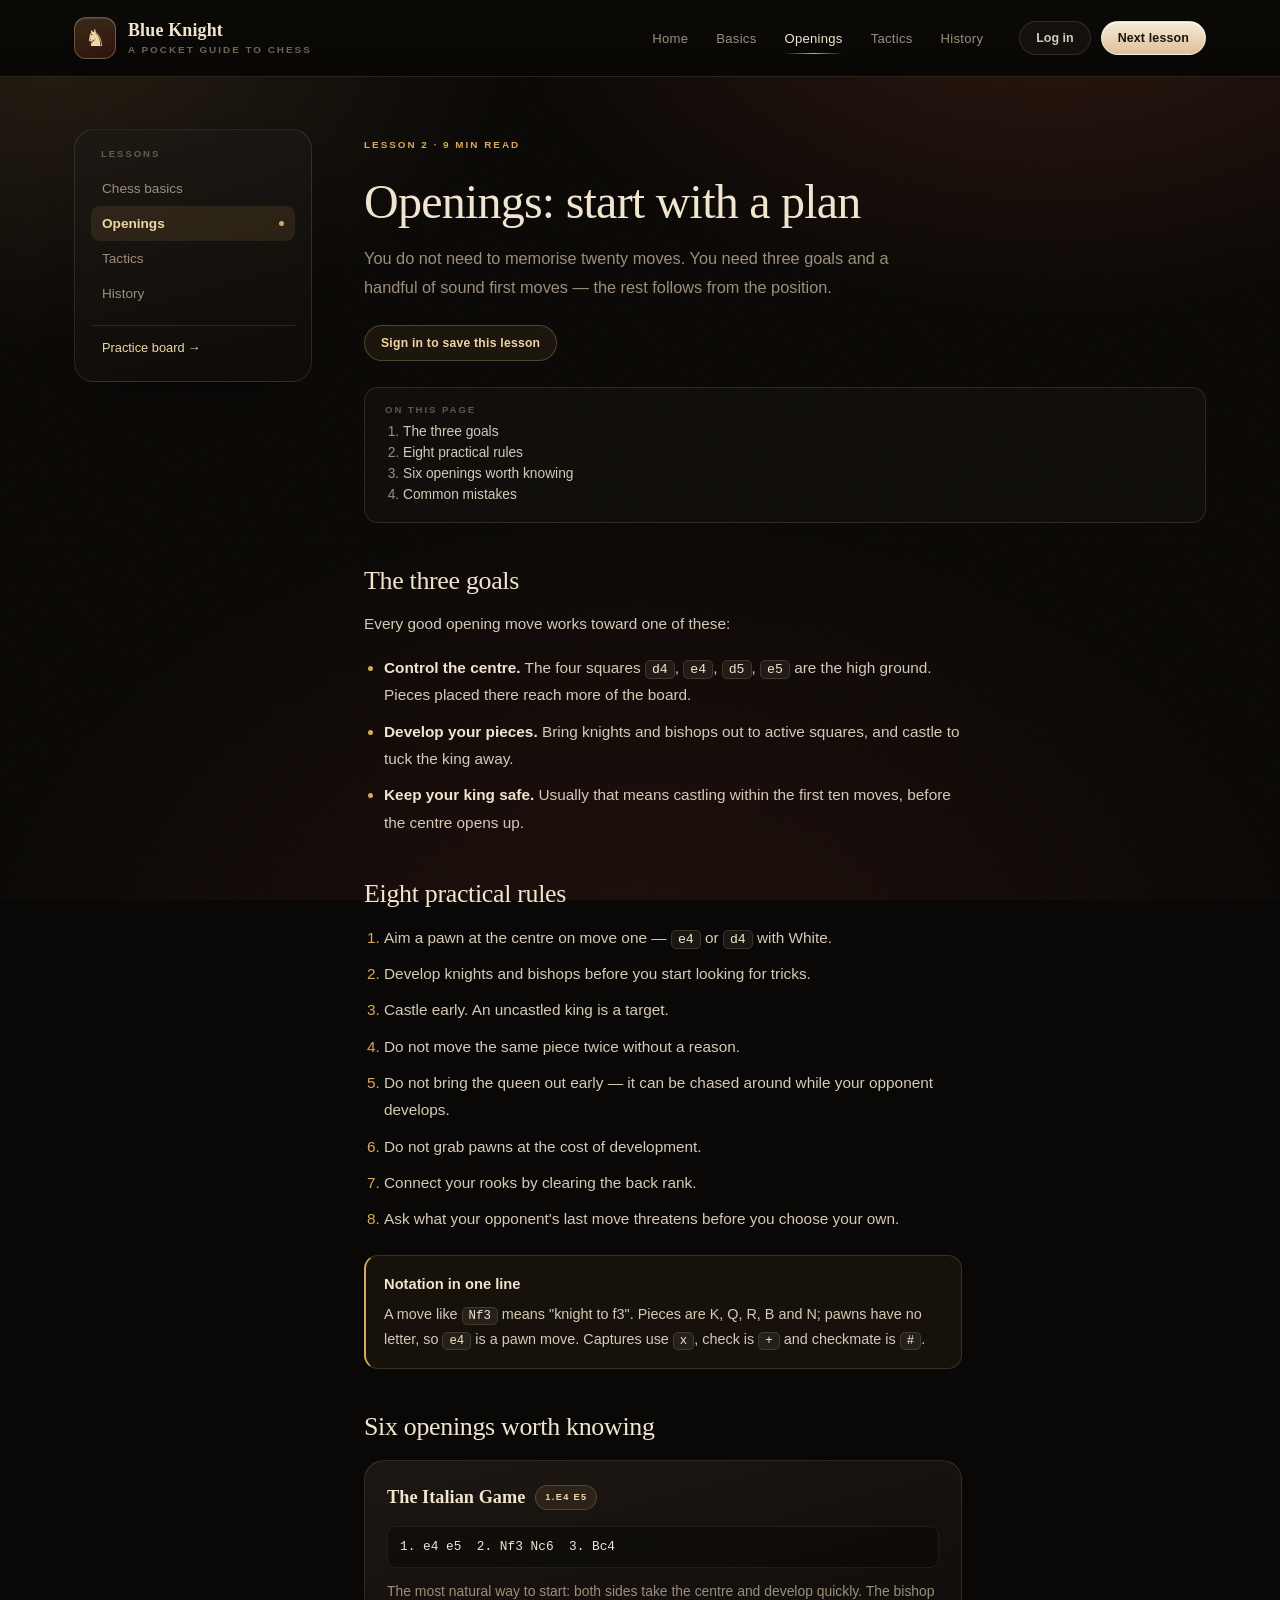
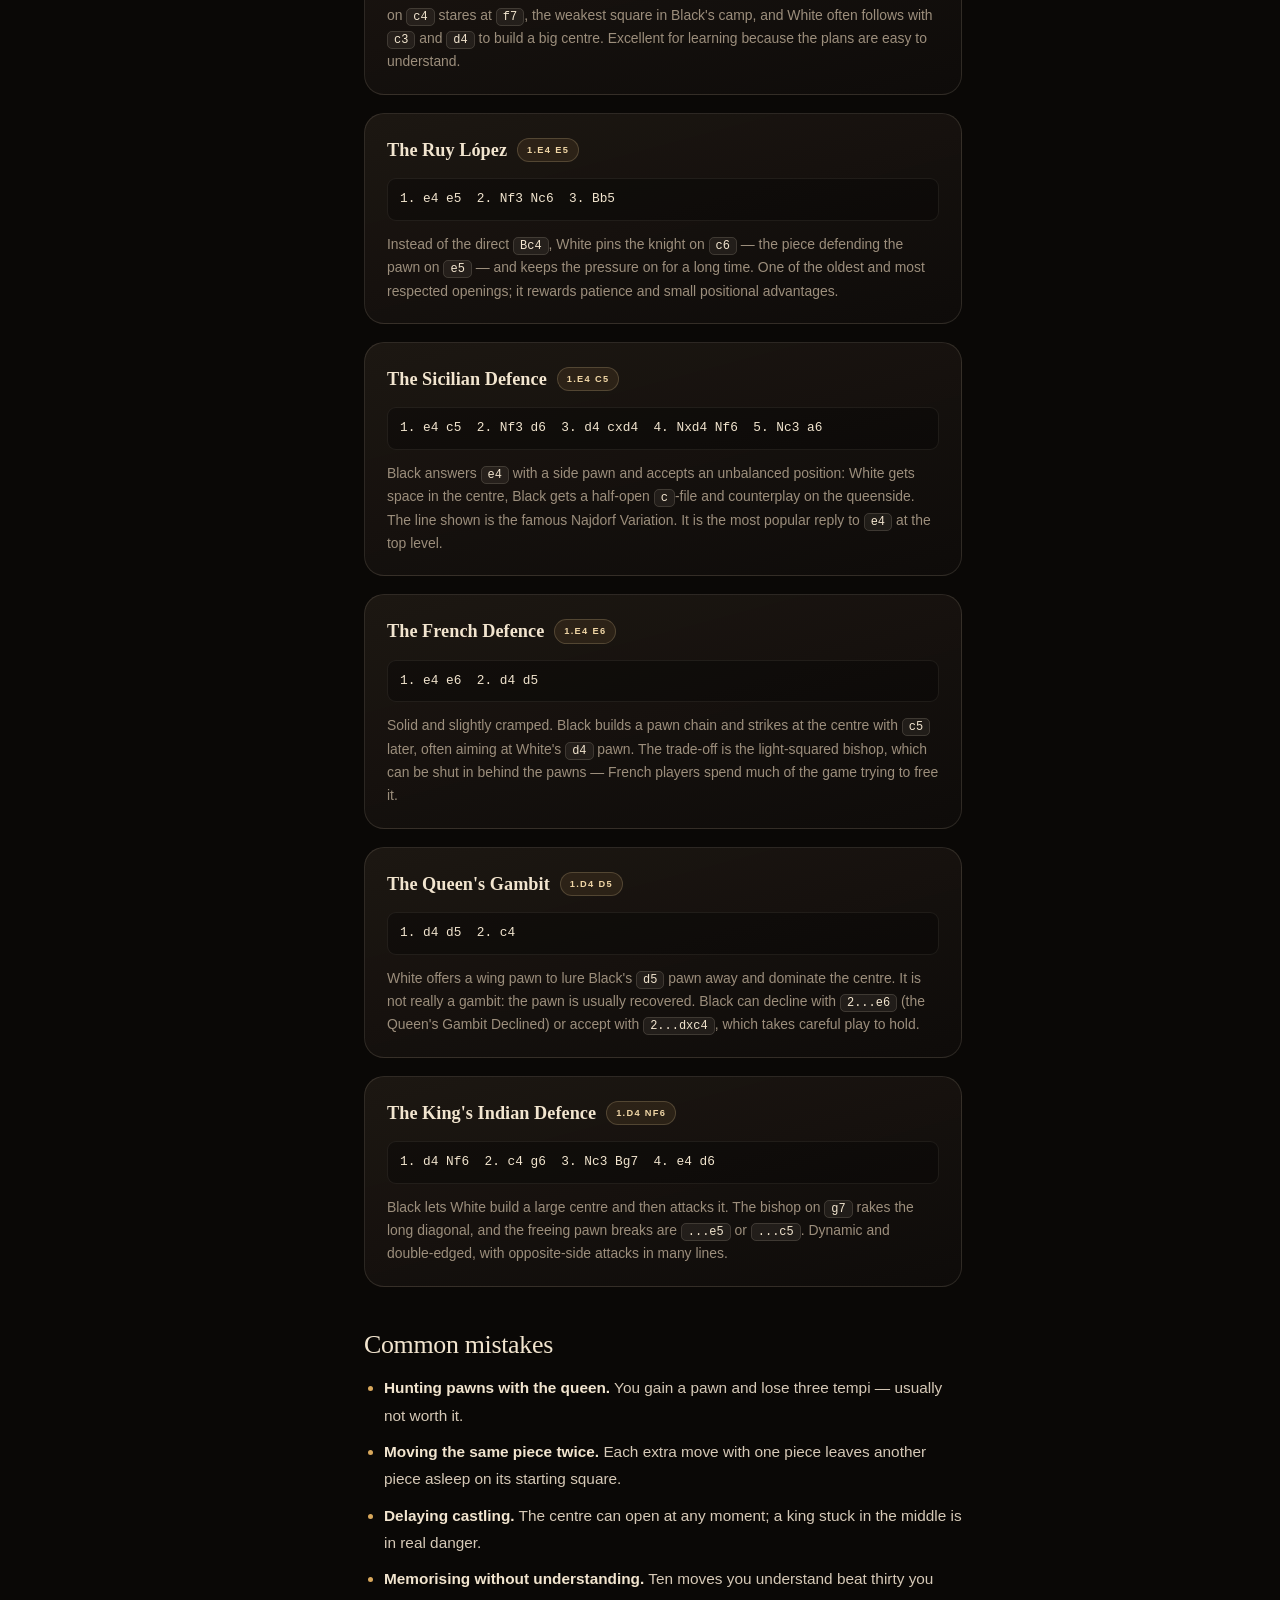
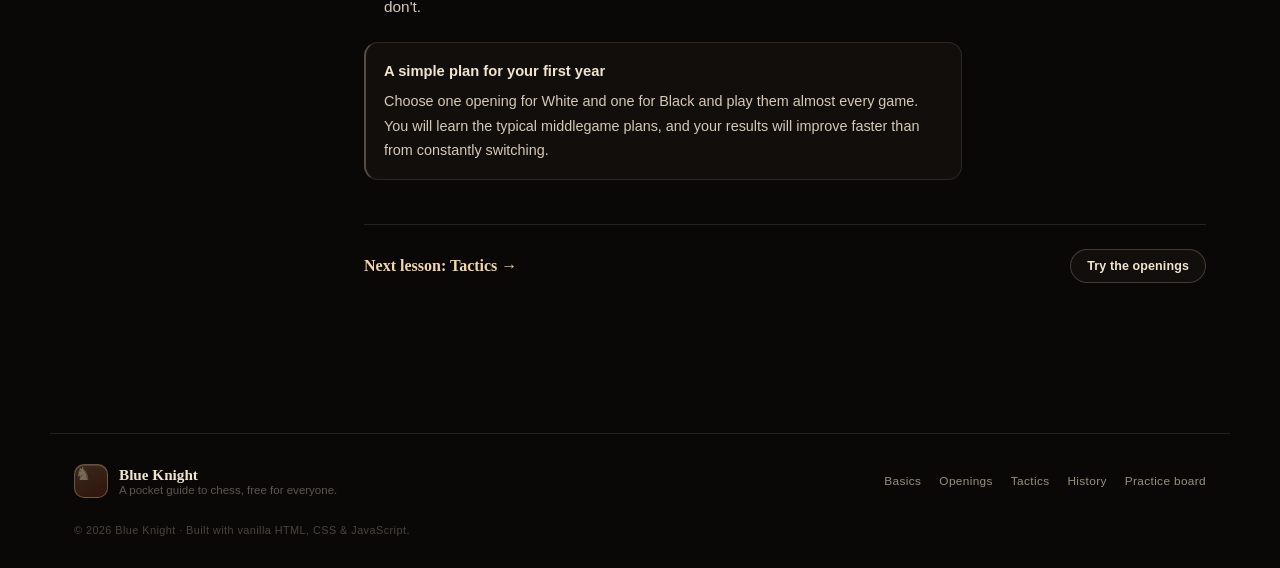
<file: openings.html>
<!DOCTYPE html>
<html lang="en">
<head>
<meta charset="utf-8" />
<meta name="viewport" content="width=device-width, initial-scale=1, viewport-fit=cover" />
<meta name="theme-color" content="#0A0806" />
<meta name="description" content="Chess opening principles and six openings worth knowing: the Italian Game, Ruy López, Sicilian Defence, French Defence, Queen's Gambit and King's Indian Defence." />
<title>Openings · Blue Knight</title>
<link rel="icon" href="data:image/svg+xml,%3Csvg xmlns='http://www.w3.org/2000/svg' viewBox='0 0 100 100'%3E%3Crect width='100' height='100' rx='24' fill='%232563eb'/%3E%3Ctext x='50' y='76' font-size='68' text-anchor='middle' fill='%23fff' font-family='serif'%3E%E2%99%9E%3C/text%3E%3C/svg%3E" />
<link rel="stylesheet" href="assets/site.css" />
</head>
<body class="site">

<a class="skip-link" href="#lesson">Skip to lesson</a>

<header class="site-header">
  <div class="wrap header-inner">
    <a class="brand" href="index.html">
      <span class="brand-mark" aria-hidden="true">&#9822;</span>
      <span>
        <span class="brand-name">Blue Knight</span>
        <span class="brand-sub">A pocket guide to chess</span>
      </span>
    </a>

    <nav class="nav" id="siteNav" aria-label="Main">
      <a href="index.html">Home</a>
      <a href="basics.html">Basics</a>
      <a href="openings.html" aria-current="page">Openings</a>
      <a href="tactics.html">Tactics</a>
      <a href="history.html">History</a>
    </nav>

    <div class="header-actions">
      <span data-auth></span>
      <a class="btn btn-primary btn-sm" href="tactics.html">Next lesson</a>
      <button class="nav-toggle" type="button" aria-expanded="false" aria-controls="siteNav" aria-label="Open menu">&#9776;</button>
    </div>
  </div>
</header>

<main class="lesson-main wrap" id="lesson">
  <div class="lesson-layout">

    <aside class="lesson-nav" aria-label="Lessons">
      <p class="lesson-nav-title">Lessons</p>
      <a href="basics.html">Chess basics</a>
      <a href="openings.html" aria-current="page">Openings</a>
      <a href="tactics.html">Tactics</a>
      <a href="history.html">History</a>
      <a class="nav-practice" href="play.html">Practice board &rarr;</a>
    </aside>

    <article class="lesson">
      <p class="lesson-kicker">Lesson 2 &middot; 9 min read</p>
      <h1>Openings: start with a plan</h1>
      <p class="lesson-lead">
        You do not need to memorise twenty moves. You need three goals and a handful of sound first moves —
        the rest follows from the position.
      </p>

      <div class="lesson-actions">
        <button class="save-btn" type="button" data-save="openings">Save to reading list</button>
      </div>

      <nav class="toc" aria-label="On this page">
        <p>On this page</p>
        <ol>
          <li><a href="#goals">The three goals</a></li>
          <li><a href="#rules">Eight practical rules</a></li>
          <li><a href="#six">Six openings worth knowing</a></li>
          <li><a href="#mistakes">Common mistakes</a></li>
        </ol>
      </nav>

      <div class="prose">
        <h2 id="goals">The three goals</h2>
        <p>Every good opening move works toward one of these:</p>
        <ul>
          <li><strong>Control the centre.</strong> The four squares <span class="sq-ref">d4</span>, <span class="sq-ref">e4</span>, <span class="sq-ref">d5</span>, <span class="sq-ref">e5</span> are the high ground. Pieces placed there reach more of the board.</li>
          <li><strong>Develop your pieces.</strong> Bring knights and bishops out to active squares, and castle to tuck the king away.</li>
          <li><strong>Keep your king safe.</strong> Usually that means castling within the first ten moves, before the centre opens up.</li>
        </ul>

        <h2 id="rules">Eight practical rules</h2>
        <ol>
          <li>Aim a pawn at the centre on move one — <span class="sq-ref">e4</span> or <span class="sq-ref">d4</span> with White.</li>
          <li>Develop knights and bishops before you start looking for tricks.</li>
          <li>Castle early. An uncastled king is a target.</li>
          <li>Do not move the same piece twice without a reason.</li>
          <li>Do not bring the queen out early — it can be chased around while your opponent develops.</li>
          <li>Do not grab pawns at the cost of development.</li>
          <li>Connect your rooks by clearing the back rank.</li>
          <li>Ask what your opponent's last move threatens before you choose your own.</li>
        </ol>

        <div class="callout">
          <strong>Notation in one line</strong>
          A move like <span class="sq-ref">Nf3</span> means "knight to f3". Pieces are K, Q, R, B and N;
          pawns have no letter, so <span class="sq-ref">e4</span> is a pawn move. Captures use
          <span class="sq-ref">x</span>, check is <span class="sq-ref">+</span> and checkmate is
          <span class="sq-ref">#</span>.
        </div>

        <h2 id="six">Six openings worth knowing</h2>

        <div class="opening">
          <h3>The Italian Game <span class="tag">1.e4 e5</span></h3>
          <div class="line">1. e4 e5 &nbsp;2. Nf3 Nc6 &nbsp;3. Bc4</div>
          <p>
            The most natural way to start: both sides take the centre and develop quickly. The bishop on
            <span class="sq-ref">c4</span> stares at <span class="sq-ref">f7</span>, the weakest square in Black's camp,
            and White often follows with <span class="sq-ref">c3</span> and <span class="sq-ref">d4</span> to build a big centre.
            Excellent for learning because the plans are easy to understand.
          </p>
        </div>

        <div class="opening">
          <h3>The Ruy López <span class="tag">1.e4 e5</span></h3>
          <div class="line">1. e4 e5 &nbsp;2. Nf3 Nc6 &nbsp;3. Bb5</div>
          <p>
            Instead of the direct <span class="sq-ref">Bc4</span>, White pins the knight on
            <span class="sq-ref">c6</span> — the piece defending the pawn on <span class="sq-ref">e5</span> — and
            keeps the pressure on for a long time. One of the oldest and most respected openings; it rewards
            patience and small positional advantages.
          </p>
        </div>

        <div class="opening">
          <h3>The Sicilian Defence <span class="tag">1.e4 c5</span></h3>
          <div class="line">1. e4 c5 &nbsp;2. Nf3 d6 &nbsp;3. d4 cxd4 &nbsp;4. Nxd4 Nf6 &nbsp;5. Nc3 a6</div>
          <p>
            Black answers <span class="sq-ref">e4</span> with a side pawn and accepts an unbalanced position:
            White gets space in the centre, Black gets a half-open <span class="sq-ref">c</span>-file and
            counterplay on the queenside. The line shown is the famous Najdorf Variation. It is the most
            popular reply to <span class="sq-ref">e4</span> at the top level.
          </p>
        </div>

        <div class="opening">
          <h3>The French Defence <span class="tag">1.e4 e6</span></h3>
          <div class="line">1. e4 e6 &nbsp;2. d4 d5</div>
          <p>
            Solid and slightly cramped. Black builds a pawn chain and strikes at the centre with
            <span class="sq-ref">c5</span> later, often aiming at White's <span class="sq-ref">d4</span> pawn.
            The trade-off is the light-squared bishop, which can be shut in behind the pawns — French players
            spend much of the game trying to free it.
          </p>
        </div>

        <div class="opening">
          <h3>The Queen's Gambit <span class="tag">1.d4 d5</span></h3>
          <div class="line">1. d4 d5 &nbsp;2. c4</div>
          <p>
            White offers a wing pawn to lure Black's <span class="sq-ref">d5</span> pawn away and dominate the
            centre. It is not really a gambit: the pawn is usually recovered. Black can decline with
            <span class="sq-ref">2...e6</span> (the Queen's Gambit Declined) or accept with
            <span class="sq-ref">2...dxc4</span>, which takes careful play to hold.
          </p>
        </div>

        <div class="opening">
          <h3>The King's Indian Defence <span class="tag">1.d4 Nf6</span></h3>
          <div class="line">1. d4 Nf6 &nbsp;2. c4 g6 &nbsp;3. Nc3 Bg7 &nbsp;4. e4 d6</div>
          <p>
            Black lets White build a large centre and then attacks it. The bishop on
            <span class="sq-ref">g7</span> rakes the long diagonal, and the freeing pawn breaks are
            <span class="sq-ref">...e5</span> or <span class="sq-ref">...c5</span>. Dynamic and double-edged,
            with opposite-side attacks in many lines.
          </p>
        </div>

        <h2 id="mistakes">Common mistakes</h2>
        <ul>
          <li><strong>Hunting pawns with the queen.</strong> You gain a pawn and lose three tempi — usually not worth it.</li>
          <li><strong>Moving the same piece twice.</strong> Each extra move with one piece leaves another piece asleep on its starting square.</li>
          <li><strong>Delaying castling.</strong> The centre can open at any moment; a king stuck in the middle is in real danger.</li>
          <li><strong>Memorising without understanding.</strong> Ten moves you understand beat thirty you don't.</li>
        </ul>

        <div class="callout plain">
          <strong>A simple plan for your first year</strong>
          Choose one opening for White and one for Black and play them almost every game. You will learn the
          typical middlegame plans, and your results will improve faster than from constantly switching.
        </div>
      </div>

      <div class="lesson-footer">
        <a class="next-lesson" href="tactics.html">Next lesson: Tactics &rarr;</a>
        <a class="btn btn-ghost btn-sm" href="play.html">Try the openings</a>
      </div>
    </article>

  </div>
</main>

<footer class="site-footer">
  <div class="wrap footer-inner">
    <div class="footer-brand">
      <span class="brand-mark small" aria-hidden="true">&#9822;</span>
      <div>
        <strong>Blue Knight</strong>
        <span>A pocket guide to chess, free for everyone.</span>
      </div>
    </div>
    <nav class="footer-links" aria-label="Footer">
      <a href="basics.html">Basics</a>
      <a href="openings.html">Openings</a>
      <a href="tactics.html">Tactics</a>
      <a href="history.html">History</a>
      <a href="play.html">Practice board</a>
    </nav>
    <p class="footer-copy">&copy; <span data-year>2026</span> Blue Knight &middot; Built with vanilla HTML, CSS &amp; JavaScript.</p>
  </div>
</footer>

<script src="assets/site.js"></script>
</body>
</html>
</file>
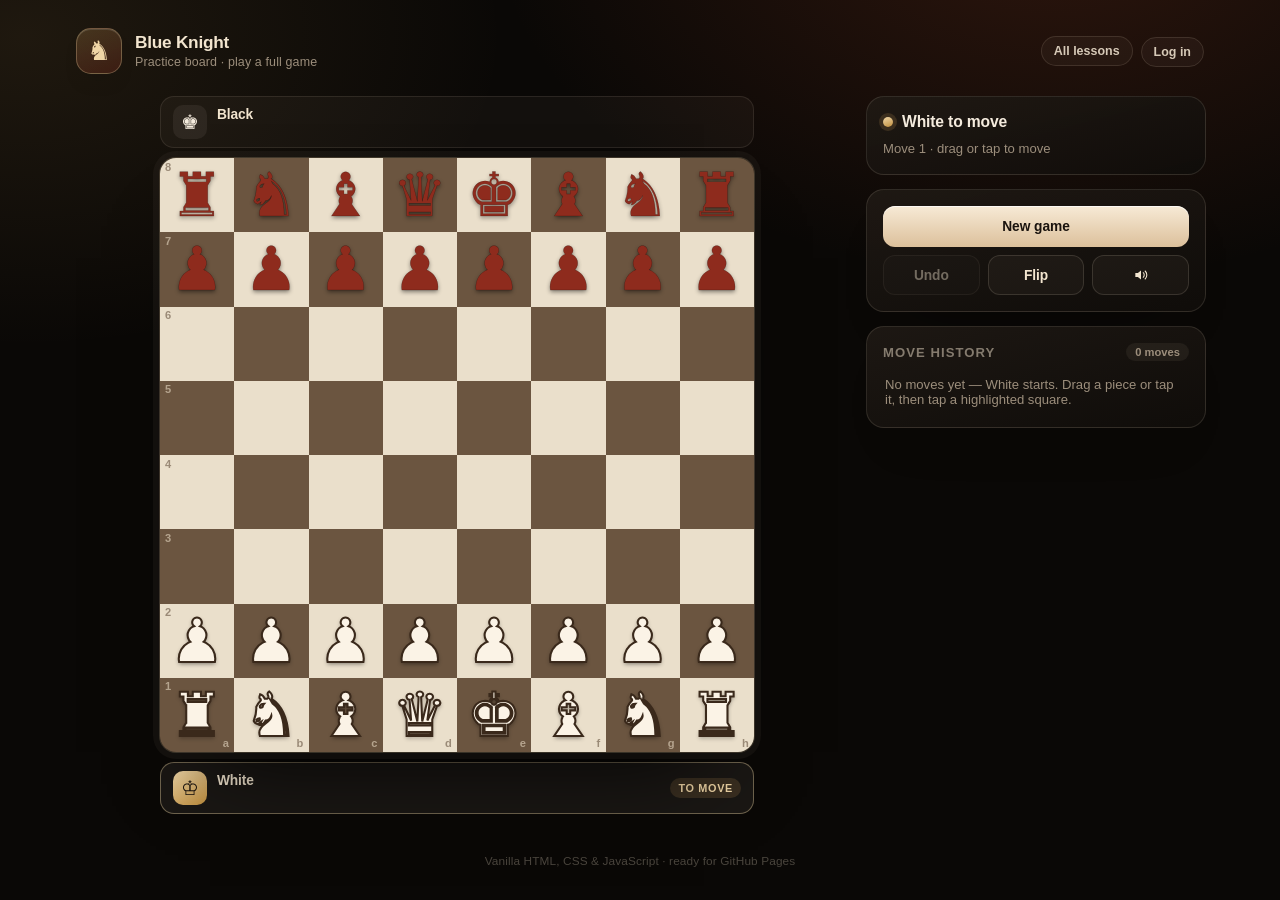
<file: play.html>
<!DOCTYPE html>
<html lang="en">
<head>
<meta charset="utf-8" />
<meta name="viewport" content="width=device-width, initial-scale=1, viewport-fit=cover" />
<meta name="theme-color" content="#0A0806" />
<meta name="description" content="The Blue Knight practice board — play chess locally with drag and drop, legal move checks, checkmate, stalemate and draw detection." />
<title>Practice board · Blue Knight</title>
<link rel="icon" href="data:image/svg+xml,%3Csvg xmlns='http://www.w3.org/2000/svg' viewBox='0 0 100 100'%3E%3Crect width='100' height='100' rx='24' fill='%232563eb'/%3E%3Ctext x='50' y='76' font-size='68' text-anchor='middle' fill='%23fff' font-family='serif'%3E%E2%99%9E%3C/text%3E%3C/svg%3E" />
<style>
  /* ============================================================
     Tokens + reset
     ============================================================ */
  :root{
    --bg:#eef3fa;
    --surface:#ffffff;
    --ink:#0e1b2c;
    --ink-soft:#31465f;
    --muted:#556f92;
    --line:#dce7f6;
    --blue:#2563eb;
    --blue-strong:#1d4ed8;
    --blue-deep:#12325f;
    --blue-soft:#eaf1ff;
    --sq-light:#e9f0fa;
    --sq-dark:#5f8ac0;
    --sel:rgba(37,99,235,.45);
    --last:rgba(250,196,60,.45);
    --danger:#e5484d;
    --radius-lg:20px;
    --radius:14px;
    --shadow-panel:0 18px 40px -30px rgba(13,38,79,.8);
    --shadow-board:0 30px 60px -34px rgba(13,38,79,.8);
  }

  *,*::before,*::after{ box-sizing:border-box; }

  html,body{ margin:0; padding:0; }

  body{
    font-family:"Inter",-apple-system,BlinkMacSystemFont,"Segoe UI",Roboto,Helvetica,Arial,sans-serif;
    color:var(--ink);
    background:
      radial-gradient(1100px 620px at 8% -12%, #ffffff 0%, rgba(255,255,255,0) 62%),
      radial-gradient(900px 520px at 102% -4%, #dbe9ff 0%, rgba(219,233,255,0) 58%),
      var(--bg);
    min-height:100dvh;
    -webkit-font-smoothing:antialiased;
    -webkit-tap-highlight-color:transparent;
  }

  .app{
    width:100%;
    max-width:1180px;
    margin:0 auto;
    padding:24px 24px 32px;
    display:flex;
    flex-direction:column;
    min-height:100dvh;
  }

  /* ============================================================
     Header
     ============================================================ */
  .topbar{
    display:flex;
    align-items:center;
    justify-content:space-between;
    gap:16px;
    padding:4px 2px 22px;
  }

  .brand{ display:flex; align-items:center; gap:13px; min-width:0; text-decoration:none; color:inherit; }

  .brand-mark{
    width:46px; height:46px;
    flex:0 0 auto;
    border-radius:15px;
    display:grid; place-items:center;
    font-size:27px; line-height:1;
    color:#fff;
    background:linear-gradient(150deg,#3b7bf5 0%,#1a4cb3 100%);
    box-shadow:0 10px 22px -10px rgba(21,58,143,.9), inset 0 1px 0 rgba(255,255,255,.35);
  }

  .brand-title{
    display:block;
    margin:0;
    font-size:1.08rem;
    font-weight:700;
    letter-spacing:-.015em;
    line-height:1.15;
  }

  .brand-sub{
    display:block;
    margin:3px 0 0;
    font-size:.78rem;
    font-weight:400;
    color:var(--muted);
    letter-spacing:.01em;
  }

  /* --- site chrome: back link + account chip --- */
  .top-right{
    display:flex;
    align-items:center;
    gap:8px;
    min-width:0;
  }

  .top-link,
  .auth-link{
    font-size:.78rem;
    font-weight:700;
    color:#1c3a68;
    text-decoration:none;
    padding:7px 12px;
    border-radius:999px;
    border:1px solid rgba(21,58,117,.1);
    background:rgba(255,255,255,.72);
    white-space:nowrap;
    transition:background .15s ease;
  }
  .top-link:hover,
  .auth-link:hover{ background:#fff; }

  .auth-chip{
    display:inline-flex;
    align-items:center;
    gap:7px;
    background:#fff;
    border:1px solid rgba(21,58,117,.1);
    border-radius:999px;
    padding:3px 4px 3px 3px;
    box-shadow:0 10px 24px -22px rgba(13,38,79,.8);
  }

  .auth-avatar{
    width:26px;
    height:26px;
    flex:0 0 auto;
    border-radius:50%;
    display:grid;
    place-items:center;
    font-size:.68rem;
    font-weight:800;
    color:#fff;
    background:linear-gradient(150deg,#3b7bf5,#1a4cb3);
  }

  .auth-name{
    font-size:.78rem;
    font-weight:700;
    color:#12325f;
    max-width:110px;
    overflow:hidden;
    text-overflow:ellipsis;
    white-space:nowrap;
  }

  .auth-logout{
    border:0;
    background:#f3f7fd;
    color:#1c3a68;
    font:inherit;
    font-size:.7rem;
    font-weight:700;
    padding:5px 9px;
    border-radius:999px;
    cursor:pointer;
    transition:background .15s ease;
  }
  .auth-logout:hover{ background:#e9f1fd; }

  /* ============================================================
     Layout
     ============================================================ */
  .layout{
    display:grid;
    grid-template-columns:minmax(0,1fr) 340px;
    gap:26px;
    align-items:start;
    flex:1;
  }

  .board-area{
    display:flex;
    flex-direction:column;
    gap:10px;
    min-width:0;
  }

  .board-wrap{
    display:flex;
    justify-content:center;
    width:100%;
  }

  /* ============================================================
     Board
     ============================================================ */
  .board{
    --sq:64px;
    position:relative;
    width:min(100%, 620px);
    width:min(100%, 66dvh, 620px);
    aspect-ratio:1 / 1;
    border-radius:16px;
    overflow:hidden;
    background:#dfe9f7;
    box-shadow:
      0 0 0 1px rgba(21,58,117,.10),
      0 3px 0 rgba(255,255,255,.85) inset,
      var(--shadow-board);
    touch-action:none;
    user-select:none;
    -webkit-user-select:none;
  }

  .squares{
    position:absolute;
    inset:0;
    display:grid;
    grid-template-columns:repeat(8,1fr);
    grid-template-rows:repeat(8,1fr);
    z-index:1;
  }

  .sq{ position:relative; }
  .sq.light{ background:var(--sq-light); }
  .sq.dark{ background:var(--sq-dark); }

  /* highlight layers */
  .sq::before{
    content:"";
    position:absolute;
    inset:0;
    pointer-events:none;
    opacity:0;
    transition:opacity .13s ease;
  }
  .sq.last::before{ background:var(--last); opacity:1; }
  .sq.sel::before{ background:var(--sel); opacity:1; }
  .sq.check{
    background-image:radial-gradient(circle at 50% 55%,
      rgba(229,72,77,.95) 0%,
      rgba(229,72,77,.5) 46%,
      rgba(229,72,77,0) 74%);
  }

  .coord{
    position:absolute;
    font-size:calc(var(--sq) * .17);
    font-weight:700;
    line-height:1;
    opacity:.62;
    pointer-events:none;
    letter-spacing:.02em;
    z-index:2;
  }
  .coord.rank{ top:.32em; left:.45em; }
  .coord.file{ bottom:.3em; right:.45em; }
  .sq.light .coord{ color:#3a5c8a; }
  .sq.dark .coord{ color:#f2f7ff; }

  /* pieces */
  .pieces{
    position:absolute;
    inset:0;
    z-index:3;
    pointer-events:none;
  }
  .board{ cursor:pointer; }

  .piece{
    position:absolute;
    top:0; left:0;
    width:12.5%;
    height:12.5%;
    display:grid;
    place-items:center;
    font-size:calc(var(--sq) * .82);
    line-height:1;
    font-family:"Segoe UI Symbol","Noto Sans Symbols 2","Apple Symbols","DejaVu Sans",sans-serif;
    transition:transform .17s cubic-bezier(.2,.85,.25,1);
    will-change:transform;
  }

  .piece.w{
    color:#ffffff;
    -webkit-text-stroke:calc(var(--sq) * .026) #1b3352;
    text-shadow:0 2px 3px rgba(12,28,52,.28);
  }
  .piece.b{
    color:#132b49;
    text-shadow:0 2px 3px rgba(12,28,52,.32);
  }
  .piece.dragging{
    transition:none;
    z-index:40;
    scale:1.08;
    cursor:grabbing;
    filter:drop-shadow(0 12px 14px rgba(9,23,44,.32));
  }

  /* legal-move hints sit above pieces */
  .hints{
    position:absolute;
    inset:0;
    z-index:4;
    pointer-events:none;
  }
  .hint{
    position:absolute;
    top:0; left:0;
    width:12.5%;
    height:12.5%;
  }
  .hint .mark{
    position:absolute;
    inset:0;
    margin:auto;
    border-radius:999px;
  }
  .hint.dot .mark{
    width:26%;
    height:26%;
    background:rgba(12,34,66,.34);
    box-shadow:0 1px 2px rgba(4,14,30,.18);
  }
  .hint.ring .mark{
    inset:8%;
    width:auto; height:auto;
    border:calc(var(--sq) * .062) solid rgba(12,34,66,.3);
  }

  /* game-over overlay */
  .board-overlay{
    position:absolute;
    inset:0;
    z-index:60;
    display:grid;
    place-items:center;
    padding:18px;
    background:rgba(11,26,46,.38);
    -webkit-backdrop-filter:blur(4px);
    backdrop-filter:blur(4px);
    opacity:0;
    pointer-events:none;
    transition:opacity .26s ease;
  }
  .board-overlay.show{ opacity:1; pointer-events:auto; }

  .result-card{
    width:min(100%, 320px);
    background:#fff;
    border-radius:18px;
    padding:22px 22px 18px;
    text-align:center;
    box-shadow:0 26px 60px -24px rgba(6,18,36,.7);
    transform:translateY(8px) scale(.98);
    transition:transform .26s cubic-bezier(.2,.85,.25,1);
  }
  .board-overlay.show .result-card{ transform:translateY(0) scale(1); }

  .result-kicker{
    margin:0 0 6px;
    font-size:.7rem;
    letter-spacing:.16em;
    text-transform:uppercase;
    color:var(--muted);
    font-weight:700;
  }
  .result-title{ margin:0; font-size:1.5rem; letter-spacing:-.02em; }
  .result-detail{ margin:6px 0 16px; color:var(--muted); font-size:.88rem; }
  .result-actions{ display:grid; grid-template-columns:1fr 1fr; gap:8px; }

  /* promotion dialog */
  .promo{
    position:absolute;
    inset:0;
    z-index:70;
    display:grid;
    place-items:center;
    padding:18px;
    background:rgba(11,26,46,.42);
    -webkit-backdrop-filter:blur(3px);
    backdrop-filter:blur(3px);
  }
  .promo[hidden]{ display:none; }

  .promo-card{
    background:#fff;
    border-radius:16px;
    padding:16px;
    width:min(100%, 300px);
    text-align:center;
    box-shadow:0 24px 60px -24px rgba(6,18,36,.7);
  }
  .promo-title{
    margin:0 0 12px;
    font-size:.72rem;
    font-weight:700;
    letter-spacing:.14em;
    text-transform:uppercase;
    color:var(--muted);
  }
  .promo-options{
    display:grid;
    grid-template-columns:repeat(4,1fr);
    gap:8px;
  }
  .promo-btn{
    aspect-ratio:1 / 1;
    border:1px solid var(--line);
    background:#f6f9ff;
    border-radius:12px;
    font-size:34px;
    line-height:1;
    cursor:pointer;
    display:grid;
    place-items:center;
    color:#132b49;
    transition:background .15s, transform .1s, border-color .15s;
    font-family:"Segoe UI Symbol","Noto Sans Symbols 2","Apple Symbols","DejaVu Sans",sans-serif;
    padding:0;
  }
  .promo-btn:hover{ background:var(--blue-soft); border-color:#b9d2f8; }
  .promo-btn:active{ transform:scale(.96); }
  .promo-btn.white-piece{ color:#fff; -webkit-text-stroke:2px #1b3352; }
  .promo-cancel{
    margin-top:12px;
    border:0;
    background:none;
    color:var(--muted);
    font:inherit;
    font-size:.82rem;
    cursor:pointer;
    padding:6px 10px;
    border-radius:8px;
  }
  .promo-cancel:hover{ color:var(--ink); background:#f3f7fd; }

  /* ============================================================
     Player bars
     ============================================================ */
  .player{
    display:flex;
    align-items:center;
    gap:10px;
    padding:8px 12px;
    border-radius:14px;
    background:rgba(255,255,255,.66);
    border:1px solid rgba(21,58,117,.07);
    transition:background .2s, border-color .2s, box-shadow .2s;
    min-width:0;
  }
  .player.active{
    background:#fff;
    border-color:rgba(37,99,235,.32);
    box-shadow:0 12px 26px -20px rgba(37,99,235,.95);
  }
  .player-avatar{
    width:34px; height:34px;
    flex:0 0 auto;
    border-radius:10px;
    display:grid; place-items:center;
    font-size:20px;
    background:#eaf0fa;
    color:#132b49;
    transition:background .2s, color .2s;
  }
  .player.active .player-avatar{
    background:linear-gradient(150deg,#3b7bf5,#1a4cb3);
    color:#fff;
  }
  .player-info{
    display:flex;
    flex-direction:column;
    gap:2px;
    min-width:0;
    flex:1;
  }
  .player-name{ font-size:.86rem; font-weight:700; letter-spacing:-.01em; }
  .player-captured{
    font-family:"Segoe UI Symbol","Noto Sans Symbols 2","Apple Symbols","DejaVu Sans",sans-serif;
    font-size:.9rem;
    line-height:1;
    letter-spacing:.03em;
    color:#37506f;
    min-height:14px;
    overflow:hidden;
    white-space:nowrap;
    text-overflow:ellipsis;
  }
  .player-captured .cap.b{ color:#1b2c47; }
  .player-captured .cap.w{
    color:#ffffff;
    -webkit-text-stroke:1px #24405f;
  }
  .player-adv{
    font-size:.78rem;
    font-weight:700;
    color:#1c8a5a;
    white-space:nowrap;
  }
  .turn-pill{
    font-size:.68rem;
    font-weight:700;
    letter-spacing:.06em;
    text-transform:uppercase;
    color:var(--muted);
    background:#eef3fb;
    border-radius:999px;
    padding:4px 8px;
    white-space:nowrap;
    opacity:0;
    transition:opacity .2s;
  }
  .player.active .turn-pill{ opacity:1; color:#17418f; background:var(--blue-soft); }

  /* ============================================================
     Side panel
     ============================================================ */
  .panel{
    display:flex;
    flex-direction:column;
    gap:14px;
    min-width:0;
  }

  .card{
    background:var(--surface);
    border:1px solid rgba(21,58,117,.08);
    border-radius:18px;
    box-shadow:var(--shadow-panel);
    padding:16px;
  }

  .status-top{
    display:flex;
    align-items:center;
    gap:9px;
    font-weight:700;
    font-size:.98rem;
    letter-spacing:-.01em;
  }

  .turn-dot{
    width:10px; height:10px;
    border-radius:50%;
    flex:0 0 auto;
    background:linear-gradient(160deg,#5b9bff,#1d4ed8);
    box-shadow:0 0 0 4px rgba(37,99,235,.14);
    animation:pulse 2s ease-in-out infinite;
  }
  .turn-dot.black{
    background:linear-gradient(160deg,#4a5d78,#0d1b2c);
    box-shadow:0 0 0 4px rgba(13,27,44,.13);
  }
  .turn-dot.still{ animation:none; }

  @keyframes pulse{
    0%,100%{ box-shadow:0 0 0 4px rgba(37,99,235,.14); }
    50%{ box-shadow:0 0 0 7px rgba(37,99,235,.06); }
  }

  .pill{
    font-size:.66rem;
    font-weight:800;
    letter-spacing:.09em;
    text-transform:uppercase;
    padding:3px 8px;
    border-radius:999px;
    white-space:nowrap;
  }
  .check-pill{
    margin-left:auto;
    color:#a11a1f;
    background:#ffe8e8;
    border:1px solid #ffc9c9;
  }
  .check-pill[hidden]{ display:none; }

  .status-detail{
    margin:8px 0 0;
    font-size:.82rem;
    color:var(--muted);
    line-height:1.45;
  }

  .controls{
    display:grid;
    grid-template-columns:repeat(3,minmax(0,1fr));
    gap:8px;
  }

  .btn{
    appearance:none;
    border:0;
    font:inherit;
    font-size:.86rem;
    font-weight:700;
    letter-spacing:-.005em;
    padding:11px 12px;
    border-radius:12px;
    cursor:pointer;
    display:inline-flex;
    align-items:center;
    justify-content:center;
    gap:6px;
    transition:transform .08s ease, box-shadow .2s ease, background .2s ease, color .2s ease;
    white-space:nowrap;
    min-width:0;
  }
  .btn:active{ transform:translateY(1px); }
  .btn:focus-visible{ outline:2px solid var(--blue); outline-offset:2px; }
  .btn[disabled]{ opacity:.42; cursor:not-allowed; transform:none; }

  .controls .btn.primary{ grid-column:1 / -1; }

  .btn.primary{
    color:#fff;
    background:linear-gradient(180deg,#3579f2 0%,#1d51c4 100%);
    box-shadow:0 10px 22px -14px rgba(29,81,196,1), inset 0 1px 0 rgba(255,255,255,.25);
    padding:13px 14px;
  }
  .btn.primary:hover{ background:linear-gradient(180deg,#4083f7 0%,#1b4bb8 100%); }

  .btn.ghost{
    background:#f3f7fd;
    color:#1c3a68;
    border:1px solid var(--line);
  }
  .btn.ghost:hover{ background:#e9f1fd; }

  .card-head{
    display:flex;
    align-items:center;
    justify-content:space-between;
    gap:10px;
    margin-bottom:10px;
  }
  .card-head h2{
    margin:0;
    font-size:.82rem;
    font-weight:800;
    letter-spacing:.08em;
    text-transform:uppercase;
    color:var(--ink-soft);
  }
  .badge{
    font-size:.7rem;
    font-weight:700;
    color:var(--muted);
    background:#f2f6fc;
    border-radius:999px;
    padding:3px 9px;
    white-space:nowrap;
  }

  .history{
    max-height:270px;
    overflow-y:auto;
    overflow-x:hidden;
    padding-right:4px;
    scrollbar-width:thin;
    scrollbar-color:#c6d8ee transparent;
    font-variant-numeric:tabular-nums;
  }
  .history::-webkit-scrollbar{ width:8px; }
  .history::-webkit-scrollbar-thumb{ background:#d3e1f2; border-radius:99px; }
  .history::-webkit-scrollbar-track{ background:transparent; }

  .empty{
    margin:6px 2px 4px;
    font-size:.82rem;
    color:var(--muted);
  }

  .move-row{
    display:grid;
    grid-template-columns:30px minmax(0,1fr) minmax(0,1fr);
    align-items:center;
    gap:4px;
    padding:3px 6px;
    border-radius:8px;
    font-size:.86rem;
  }
  .move-row:nth-child(odd){ background:#f7faff; }
  .move-row .num{ color:#8aa2c2; font-size:.76rem; font-weight:700; }
  .move-row .san{
    padding:3px 7px;
    border-radius:7px;
    color:var(--ink-soft);
    overflow:hidden;
    text-overflow:ellipsis;
    white-space:nowrap;
  }
  .move-row .san.last{
    background:var(--blue-soft);
    color:#17418f;
    font-weight:700;
  }

  .footer{
    margin-top:22px;
    text-align:center;
    font-size:.74rem;
    color:#8296b3;
    letter-spacing:.01em;
  }

  /* ============================================================
     Responsive
     ============================================================ */
  @media (max-width:980px){
    .layout{ grid-template-columns:minmax(0,1fr); gap:18px; }
    .panel{ order:2; }
    .board{ width:min(100%, 560px); width:min(100%, 68dvh, 560px); }
    .history{ max-height:220px; }
    .app{ padding:18px 18px 26px; }
  }

  @media (max-width:560px){
    .app{ padding:14px 12px 22px; }
    .topbar{ padding:2px 2px 14px; }
    .brand-mark{ width:40px; height:40px; border-radius:13px; font-size:23px; }
    .brand-title{ font-size:1rem; }
    .brand-sub{ display:none; }
    .top-link,
    .auth-link{ font-size:.72rem; padding:6px 9px; }
    .auth-name{ display:none; }
    .auth-avatar{ width:24px; height:24px; font-size:.64rem; }
    .auth-logout{ font-size:.66rem; padding:4px 8px; }
    .top-right{ gap:6px; }
    .board{ width:100%; border-radius:13px; }
    .board-area{ gap:8px; }
    .player{ padding:6px 9px; gap:8px; border-radius:12px; }
    .player-avatar{ width:28px; height:28px; font-size:17px; border-radius:8px; }
    .player-name{ font-size:.8rem; }
    .turn-pill{ font-size:.6rem; padding:3px 7px; }
    .card{ padding:13px; border-radius:15px; }
    .controls{ grid-template-columns:repeat(3,minmax(0,1fr)); }
    .btn{ font-size:.8rem; padding:10px 8px; }
    .btn.primary{ padding:12px; }
    .history{ max-height:190px; }
    .status-top{ font-size:.92rem; }
  }

  @media (max-width:360px){
    .turn-pill{ display:none; }
    .move-row{ grid-template-columns:26px minmax(0,1fr) minmax(0,1fr); }
  }

  @media (prefers-reduced-motion:reduce){
    *{ animation-duration:.001ms !important; animation-iteration-count:1 !important; transition-duration:.001ms !important; }
  }

  /* ============================================================
     Dark theme — keeps the board readable, matches the guide
     ============================================================ */
  :root{
    color-scheme:dark;
    --bg:#0A0806;
    --surface:#16120F;
    --ink:#F4EBDD;
    --ink-soft:#D6C9B7;
    --muted:#9C8E7C;
    --line:rgba(240,226,204,.12);
    --blue:#D9A85C;
    --blue-strong:#C08F3E;
    --blue-deep:#F0D6A6;
    --blue-soft:rgba(217,168,92,.15);
    --sq-light:#EADFCB;
    --sq-dark:#6B5540;
    --sel:rgba(217,168,92,.45);
    --last:rgba(217,168,92,.28);
    --danger:#E07162;
    --shadow-panel:0 28px 60px -46px #000;
    --shadow-board:0 50px 90px -50px #000;
  }

  body{
    background:
      radial-gradient(900px 600px at 82% -10%, rgba(140,58,32,.28), rgba(140,58,32,0) 62%),
      radial-gradient(800px 520px at 2% 4%, rgba(217,168,92,.10), rgba(217,168,92,0) 60%),
      #0A0806;
    background-attachment:fixed;
  }

  .brand-mark{
    color:#F0D6A6;
    background:linear-gradient(160deg, rgba(217,168,92,.22), rgba(124,43,30,.34));
    border:1px solid rgba(240,214,166,.3);
    box-shadow:inset 0 1px 0 rgba(255,255,255,.12), 0 12px 26px -18px #000;
  }
  .brand-title{ font-family:var(--font-display); font-weight:600; color:#F2E5CF; }

  .top-link,
  .auth-link{
    color:var(--ink-soft);
    background:rgba(240,226,204,.04);
    border-color:rgba(240,226,204,.12);
  }
  .top-link:hover,
  .auth-link:hover{ background:rgba(240,226,204,.09); color:#F2E5CF; }

  .auth-chip{
    background:rgba(240,226,204,.05);
    border-color:rgba(240,226,204,.12);
    box-shadow:none;
  }
  .auth-avatar{
    color:#1A130E;
    background:linear-gradient(150deg,#F0D6A6,#C08F3E);
  }
  .auth-name{ color:#F2E5CF; }
  .auth-logout{ background:rgba(240,226,204,.08); color:var(--ink-soft); }
  .auth-logout:hover{ background:rgba(240,226,204,.16); color:#F2E5CF; }

  .board{
    background:#20180F;
    box-shadow:
      0 0 0 1px rgba(240,214,166,.18),
      0 0 0 7px rgba(240,226,204,.04),
      var(--shadow-board);
  }

  .coord{ font-size:calc(var(--sq) * .15); opacity:.55; }
  .sq.light .coord{ color:#5A4634; }
  .sq.dark .coord{ color:#F2E5CF; }

  .piece.w{
    color:#FBF3E6;
    -webkit-text-stroke:calc(var(--sq) * .028) #3A291B;
    text-shadow:0 2px 4px rgba(0,0,0,.45);
  }
  .piece.b{
    color:#8E2B1D;
    -webkit-text-stroke:calc(var(--sq) * .006) rgba(0,0,0,.35);
    text-shadow:0 2px 4px rgba(0,0,0,.45);
  }

  .hint.dot .mark{ background:rgba(45,30,18,.42); box-shadow:0 1px 2px rgba(0,0,0,.25); }
  .hint.ring .mark{ border-color:rgba(45,30,18,.4); }

  .btn-sound svg{ width:16px; height:16px; display:block; }
  .btn-sound .ic-off{ display:none; }
  .btn-sound[aria-pressed="false"] .ic-on{ display:none; }
  .btn-sound[aria-pressed="false"] .ic-off{ display:block; }

  /* player bars stay exactly as wide as the board */
  .board-area{ width:100%; max-width:min(100%, 66dvh, 620px); justify-self:center; }
  @media (max-width:980px){
    .board-area{ max-width:min(100%, 68dvh, 560px); }
  }
  @media (max-width:560px){
    .board-area{ max-width:100%; }
  }

  .board-overlay{ background:rgba(8,5,3,.58); }
  .promo{ background:rgba(8,5,3,.58); }
  .result-card,
  .promo-card{
    background:linear-gradient(165deg,#221B15,#150F0C);
    border:1px solid rgba(240,226,204,.14);
    color:var(--ink);
    box-shadow:0 40px 80px -40px #000;
  }
  .result-title,
  .promo-title{ color:#F2E5CF; }
  .result-title{ font-family:var(--font-display); font-weight:600; }
  .result-kicker{ color:rgba(240,226,204,.42); }
  .result-detail{ color:var(--muted); }

  .promo-btn{
    background:rgba(240,226,204,.05);
    border-color:rgba(240,226,204,.14);
    color:#8E2B1D;
  }
  .promo-btn:hover{ background:rgba(240,226,204,.1); border-color:rgba(240,214,166,.4); }
  .promo-btn.white-piece{ color:#FBF3E6; -webkit-text-stroke:1.5px #3A291B; }
  .promo-cancel{ color:var(--muted); }
  .promo-cancel:hover{ color:#F2E5CF; background:rgba(240,226,204,.08); }

  .player{
    background:rgba(240,226,204,.04);
    border-color:rgba(240,226,204,.1);
  }
  .player.active{
    background:rgba(240,226,204,.07);
    border-color:rgba(240,214,166,.4);
    box-shadow:0 18px 34px -30px #000;
  }
  .player-avatar{
    background:rgba(240,226,204,.07);
    color:var(--ink);
  }
  .player.active .player-avatar{
    background:linear-gradient(150deg,#F0D6A6,#C08F3E);
    color:#1A130E;
  }
  .player-name{ color:#F2E5CF; }
  .player-captured{ color:rgba(240,226,204,.45); }
  .player-captured .cap.b{ color:#B4462F; }
  .player-captured .cap.w{ color:#F7EFE2; -webkit-text-stroke:1px #4A3626; }
  .player-adv{ color:#8FCBA4; }

  .turn-pill{ background:rgba(240,226,204,.07); color:rgba(240,226,204,.45); }
  .player.active .turn-pill{ color:#F0D6A6; background:rgba(217,168,92,.16); }

  .card{
    background:linear-gradient(165deg, rgba(32,26,21,.9), rgba(16,13,10,.96));
    border-color:rgba(240,226,204,.12);
  }

  .turn-dot{
    background:linear-gradient(160deg,#F0D6A6,#C08F3E);
    box-shadow:0 0 0 4px rgba(217,168,92,.16);
    animation:pulseWarm 2.2s ease-in-out infinite;
  }
  .turn-dot.black{
    background:linear-gradient(160deg,#B4462F,#6E1F14);
    box-shadow:0 0 0 4px rgba(180,70,47,.16);
  }

  @keyframes pulseWarm{
    0%,100%{ box-shadow:0 0 0 4px rgba(217,168,92,.16); }
    50%{ box-shadow:0 0 0 8px rgba(217,168,92,.05); }
  }

  .status-detail,
  .empty{ color:var(--muted); }

  .check-pill{
    color:#F2C3B9;
    background:rgba(163,58,39,.22);
    border-color:rgba(224,113,98,.4);
  }

  .btn.primary{
    color:#1A130E;
    background:linear-gradient(180deg,#F7EAD6,#DCC09B);
    box-shadow:0 18px 34px -26px rgba(240,214,166,.9), inset 0 1px 0 rgba(255,255,255,.7);
  }
  .btn.primary:hover{ background:linear-gradient(180deg,#FFF6E6,#E6CDA7); }

  .btn.ghost{
    background:rgba(240,226,204,.04);
    color:#F2E5CF;
    border-color:rgba(240,226,204,.14);
  }
  .btn.ghost:hover{ background:rgba(240,226,204,.1); border-color:rgba(240,214,166,.4); }

  .card-head h2{ color:rgba(240,226,204,.5); }
  .badge{ background:rgba(240,226,204,.06); color:var(--muted); }

  .move-row:nth-child(odd){ background:rgba(240,226,204,.035); }
  .move-row .num{ color:rgba(240,226,204,.3); }
  .move-row .san{ color:var(--ink-soft); }
  .move-row .san.last{ background:rgba(217,168,92,.16); color:#F0D6A6; }

  .history{ scrollbar-color:rgba(240,226,204,.2) transparent; }
  .history::-webkit-scrollbar-thumb{ background:rgba(240,226,204,.16); }
  .history::-webkit-scrollbar-track{ background:transparent; }

  .footer{ color:rgba(240,226,204,.28); }
</style>
</head>
<body>
<div class="app">

  <header class="topbar">
    <a class="brand" href="index.html">
      <span class="brand-mark" aria-hidden="true">&#9822;</span>
      <span class="brand-text">
        <span class="brand-title">Blue Knight</span>
        <span class="brand-sub">Practice board · play a full game</span>
      </span>
    </a>
    <div class="top-right">
      <a class="top-link" href="index.html">All lessons</a>
      <span data-auth></span>
    </div>
  </header>

  <main class="layout">

    <section class="board-area" aria-label="Chess game">
      <div class="player" id="playerTop">
        <div class="player-avatar" id="avatarTop" aria-hidden="true">&#9822;</div>
        <div class="player-info">
          <span class="player-name" id="nameTop">Black</span>
          <span class="player-captured" id="capTop"></span>
        </div>
        <span class="player-adv" id="advTop"></span>
        <span class="turn-pill" id="pillTop">to move</span>
      </div>

      <div class="board-wrap">
        <div class="board" id="board">
          <div class="squares" id="squares" aria-hidden="true"></div>
          <div class="pieces" id="pieces" aria-hidden="true"></div>
          <div class="hints" id="hints" aria-hidden="true"></div>

          <div class="promo" id="promo" hidden>
            <div class="promo-card" role="dialog" aria-modal="true" aria-label="Choose a promotion piece">
              <p class="promo-title">Promote to</p>
              <div class="promo-options" id="promoOptions"></div>
              <button class="promo-cancel" id="promoCancel" type="button">Cancel</button>
            </div>
          </div>

          <div class="board-overlay" id="overlay" aria-hidden="true">
            <div class="result-card">
              <p class="result-kicker" id="resultKicker">Game over</p>
              <h2 class="result-title" id="resultTitle">Checkmate</h2>
              <p class="result-detail" id="resultDetail">White wins</p>
              <div class="result-actions">
                <button class="btn primary" id="playAgainBtn" type="button">Play again</button>
                <button class="btn ghost" id="reviewBtn" type="button">Review</button>
              </div>
            </div>
          </div>
        </div>
      </div>

      <div class="player active" id="playerBottom">
        <div class="player-avatar" id="avatarBottom" aria-hidden="true">&#9818;</div>
        <div class="player-info">
          <span class="player-name" id="nameBottom">White</span>
          <span class="player-captured" id="capBottom"></span>
        </div>
        <span class="player-adv" id="advBottom"></span>
        <span class="turn-pill" id="pillBottom">to move</span>
      </div>
    </section>

    <aside class="panel">
      <section class="card status-card">
        <div class="status-top">
          <span class="turn-dot" id="turnDot" aria-hidden="true"></span>
          <span id="statusTitle" aria-live="polite">White to move</span>
          <span class="pill check-pill" id="checkPill" hidden>Check</span>
        </div>
        <p class="status-detail" id="statusDetail">Move 1 &middot; drag a piece or tap two squares</p>
      </section>

      <section class="card controls-card">
        <div class="controls">
          <button class="btn primary" id="newGameBtn" type="button">New game</button>
          <button class="btn ghost" id="undoBtn" type="button" disabled>Undo</button>
          <button class="btn ghost" id="flipBtn" type="button">Flip</button>
          <button class="btn ghost btn-sound" id="soundBtn" type="button" aria-pressed="true" aria-label="Toggle sound">
            <svg class="ic-on" viewBox="0 0 24 24" aria-hidden="true" focusable="false"><path d="M3.5 9h3.8L12 5.2v13.6L7.3 15H3.5z" fill="currentColor"/><path d="M15.4 8.6a4.8 4.8 0 0 1 0 6.8M18.2 6a8.4 8.4 0 0 1 0 12" fill="none" stroke="currentColor" stroke-width="1.6" stroke-linecap="round"/></svg>
            <svg class="ic-off" viewBox="0 0 24 24" aria-hidden="true" focusable="false"><path d="M3.5 9h3.8L12 5.2v13.6L7.3 15H3.5z" fill="currentColor"/><path d="M15.6 9.4l5 5.2M20.6 9.4l-5 5.2" fill="none" stroke="currentColor" stroke-width="1.6" stroke-linecap="round"/></svg>
          </button>
        </div>
      </section>

      <section class="card history-card">
        <div class="card-head">
          <h2>Move history</h2>
          <span class="badge" id="plyBadge">0 moves</span>
        </div>
        <div class="history" id="history"></div>
      </section>
    </aside>

  </main>

  <footer class="footer">Vanilla HTML, CSS &amp; JavaScript &middot; ready for GitHub Pages</footer>
</div>

<noscript>
  <p style="text-align:center;padding:20px;font-family:sans-serif">This chess game needs JavaScript enabled.</p>
</noscript>

<script>
/* ============================================================================
   CHESS ENGINE
   A compact, dependency-free chess implementation:
   legal move generation, castling, en passant, promotion, SAN notation,
   check / checkmate / stalemate, and draw detection.
   ============================================================================ */
/* ================== CHESS ENGINE START ================== */
var START_FEN = 'rnbqkbnr/pppppppp/8/8/8/8/PPPPPPPP/RNBQKBNR w KQkq - 0 1';
var FILES = 'abcdefgh';

var KNIGHT_DELTAS = [[1,2],[2,1],[2,-1],[1,-2],[-1,-2],[-2,-1],[-2,1],[-1,2]];
var BISHOP_DIRS   = [[1,1],[1,-1],[-1,1],[-1,-1]];
var ROOK_DIRS     = [[1,0],[-1,0],[0,1],[0,-1]];
var KING_DIRS     = [[1,0],[-1,0],[0,1],[0,-1],[1,1],[1,-1],[-1,1],[-1,-1]];

function colorOf(piece){
  return piece === piece.toUpperCase() ? 'w' : 'b';
}

function isLightSquare(index){
  return (((index & 7) + (index >> 3)) & 1) === 0;
}

function squareName(index){
  return FILES[index & 7] + (8 - (index >> 3));
}

function createState(fen){
  var parts = (fen || START_FEN).trim().split(/\s+/);
  var board = new Array(64).fill(null);
  var i = 0;
  for (var c = 0; c < parts[0].length; c++){
    var ch = parts[0][c];
    if (ch === '/') continue;
    if (ch >= '1' && ch <= '8'){ i += Number(ch); }
    else { board[i++] = ch; }
  }

  var turn = parts[1] === 'b' ? 'b' : 'w';

  var rights = parts[2] || '-';
  var castling = {
    K: rights.indexOf('K') !== -1,
    Q: rights.indexOf('Q') !== -1,
    k: rights.indexOf('k') !== -1,
    q: rights.indexOf('q') !== -1
  };

  var ep = null;
  var epName = parts[3] || '-';
  if (epName !== '-' && epName.length === 2){
    var ef = FILES.indexOf(epName[0]);
    var er = Number(epName[1]);
    if (ef >= 0 && er >= 1 && er <= 8) ep = (8 - er) * 8 + ef;
  }

  return {
    board: board,
    turn: turn,
    castling: castling,
    ep: ep,
    half: Number(parts[4] || 0) || 0,
    full: Number(parts[5] || 1) || 1
  };
}

function cloneState(s){
  return {
    board: s.board.slice(),
    turn: s.turn,
    castling: { K: s.castling.K, Q: s.castling.Q, k: s.castling.k, q: s.castling.q },
    ep: s.ep,
    half: s.half,
    full: s.full
  };
}

function stateToKey(s){
  var key = '';
  for (var i = 0; i < 64; i++) key += s.board[i] || '.';
  key += '|' + s.turn + '|';
  key += (s.castling.K ? 'K' : '') + (s.castling.Q ? 'Q' : '') +
         (s.castling.k ? 'k' : '') + (s.castling.q ? 'q' : '');
  key += '|' + (s.ep === null ? '-' : squareName(s.ep));
  return key;
}

function findKing(s, color){
  var king = color === 'w' ? 'K' : 'k';
  for (var i = 0; i < 64; i++) if (s.board[i] === king) return i;
  return -1;
}

function isAttacked(s, index, byColor){
  var x = index & 7;
  var y = index >> 3;
  var board = s.board;

  /* pawns */
  var pawnDir = byColor === 'w' ? 1 : -1;
  for (var px = -1; px <= 1; px += 2){
    var ax = x + px, ay = y + pawnDir;
    if (ax >= 0 && ax < 8 && ay >= 0 && ay < 8){
      var p = board[(ay << 3) | ax];
      if (p && p.toUpperCase() === 'P' && colorOf(p) === byColor) return true;
    }
  }

  /* knights */
  for (var k = 0; k < KNIGHT_DELTAS.length; k++){
    var nx = x + KNIGHT_DELTAS[k][0], ny = y + KNIGHT_DELTAS[k][1];
    if (nx < 0 || nx > 7 || ny < 0 || ny > 7) continue;
    var np = board[(ny << 3) | nx];
    if (np && np.toUpperCase() === 'N' && colorOf(np) === byColor) return true;
  }

  /* kings */
  for (var g = 0; g < KING_DIRS.length; g++){
    var kx = x + KING_DIRS[g][0], ky = y + KING_DIRS[g][1];
    if (kx < 0 || kx > 7 || ky < 0 || ky > 7) continue;
    var kp = board[(ky << 3) | kx];
    if (kp && kp.toUpperCase() === 'K' && colorOf(kp) === byColor) return true;
  }

  /* sliding pieces: rook / queen */
  for (var r = 0; r < ROOK_DIRS.length; r++){
    var rx = x + ROOK_DIRS[r][0], ry = y + ROOK_DIRS[r][1];
    while (rx >= 0 && rx < 8 && ry >= 0 && ry < 8){
      var rp = board[(ry << 3) | rx];
      if (rp){
        if (colorOf(rp) === byColor){
          var rt = rp.toUpperCase();
          if (rt === 'R' || rt === 'Q') return true;
        }
        break;
      }
      rx += ROOK_DIRS[r][0]; ry += ROOK_DIRS[r][1];
    }
  }

  /* sliding pieces: bishop / queen */
  for (var b = 0; b < BISHOP_DIRS.length; b++){
    var bx = x + BISHOP_DIRS[b][0], by = y + BISHOP_DIRS[b][1];
    while (bx >= 0 && bx < 8 && by >= 0 && by < 8){
      var bp = board[(by << 3) | bx];
      if (bp){
        if (colorOf(bp) === byColor){
          var bt = bp.toUpperCase();
          if (bt === 'B' || bt === 'Q') return true;
        }
        break;
      }
      bx += BISHOP_DIRS[b][0]; by += BISHOP_DIRS[b][1];
    }
  }

  return false;
}

function inCheck(s, color){
  var king = findKing(s, color);
  if (king === -1) return false;
  return isAttacked(s, king, color === 'w' ? 'b' : 'w');
}

function pushPawnMoves(moves, from, to, promote){
  if (promote){
    var promos = ['q', 'r', 'b', 'n'];
    for (var i = 0; i < promos.length; i++){
      moves.push({ from: from, to: to, promotion: promos[i] });
    }
  } else {
    moves.push({ from: from, to: to });
  }
}

function pseudoMoves(s){
  var us = s.turn;
  var them = us === 'w' ? 'b' : 'w';
  var moves = [];
  var board = s.board;

  for (var i = 0; i < 64; i++){
    var piece = board[i];
    if (!piece) continue;
    if (colorOf(piece) !== us) continue;

    var type = piece.toUpperCase();
    var x = i & 7;
    var y = i >> 3;

    if (type === 'P'){
      var dir = us === 'w' ? -1 : 1;
      var startRow = us === 'w' ? 6 : 1;
      var promoRow = us === 'w' ? 0 : 7;
      var ny = y + dir;

      if (ny >= 0 && ny < 8){
        var oneSq = (ny << 3) | x;
        if (!board[oneSq]){
          pushPawnMoves(moves, i, oneSq, ny === promoRow);

          var ny2 = y + 2 * dir;
          if (y === startRow && !board[(ny2 << 3) | x]){
            moves.push({ from: i, to: (ny2 << 3) | x });
          }
        }

        for (var dx = -1; dx <= 1; dx += 2){
          var nx = x + dx;
          if (nx < 0 || nx > 7) continue;
          var to = (ny << 3) | nx;
          var target = board[to];
          if (target && colorOf(target) === them){
            pushPawnMoves(moves, i, to, ny === promoRow);
          } else if (!target && s.ep !== null && to === s.ep){
            moves.push({ from: i, to: to, ep: true });
          }
        }
      }

    } else if (type === 'N'){
      for (var n = 0; n < KNIGHT_DELTAS.length; n++){
        var knx = x + KNIGHT_DELTAS[n][0], kny = y + KNIGHT_DELTAS[n][1];
        if (knx < 0 || knx > 7 || kny < 0 || kny > 7) continue;
        var kTo = (kny << 3) | knx;
        var kTarget = board[kTo];
        if (!kTarget || colorOf(kTarget) === them) moves.push({ from: i, to: kTo });
      }

    } else if (type === 'K'){
      for (var g = 0; g < KING_DIRS.length; g++){
        var kx = x + KING_DIRS[g][0], ky = y + KING_DIRS[g][1];
        if (kx < 0 || kx > 7 || ky < 0 || ky > 7) continue;
        var to2 = (ky << 3) | kx;
        var target2 = board[to2];
        if (!target2 || colorOf(target2) === them) moves.push({ from: i, to: to2 });
      }

      /* castling: king must be on its home square, path clear, not through check */
      if (us === 'w' && i === 60){
        if (s.castling.K && board[63] === 'R' && !board[61] && !board[62] &&
            !isAttacked(s, 60, 'b') && !isAttacked(s, 61, 'b') && !isAttacked(s, 62, 'b')){
          moves.push({ from: 60, to: 62, castle: 'k' });
        }
        if (s.castling.Q && board[56] === 'R' && !board[59] && !board[58] && !board[57] &&
            !isAttacked(s, 60, 'b') && !isAttacked(s, 59, 'b') && !isAttacked(s, 58, 'b')){
          moves.push({ from: 60, to: 58, castle: 'q' });
        }
      } else if (us === 'b' && i === 4){
        if (s.castling.k && board[7] === 'r' && !board[5] && !board[6] &&
            !isAttacked(s, 4, 'w') && !isAttacked(s, 5, 'w') && !isAttacked(s, 6, 'w')){
          moves.push({ from: 4, to: 6, castle: 'k' });
        }
        if (s.castling.q && board[0] === 'r' && !board[3] && !board[2] && !board[1] &&
            !isAttacked(s, 4, 'w') && !isAttacked(s, 3, 'w') && !isAttacked(s, 2, 'w')){
          moves.push({ from: 4, to: 2, castle: 'q' });
        }
      }

    } else {
      var dirs = type === 'B' ? BISHOP_DIRS : (type === 'R' ? ROOK_DIRS : KING_DIRS);
      for (var d = 0; d < dirs.length; d++){
        var sx = x + dirs[d][0], sy = y + dirs[d][1];
        while (sx >= 0 && sx < 8 && sy >= 0 && sy < 8){
          var sTo = (sy << 3) | sx;
          var sTarget = board[sTo];
          if (!sTarget){
            moves.push({ from: i, to: sTo });
          } else {
            if (colorOf(sTarget) === them) moves.push({ from: i, to: sTo });
            break;
          }
          sx += dirs[d][0]; sy += dirs[d][1];
        }
      }
    }
  }

  return moves;
}

function applyMove(s, move){
  var from = move.from;
  var to = move.to;
  var piece = s.board[from];
  if (!piece) return;

  var us = colorOf(piece);
  var type = piece.toUpperCase();
  var captured = move.ep
    ? s.board[us === 'w' ? to + 8 : to - 8]
    : s.board[to];

  s.board[from] = null;

  if (move.ep){
    s.board[us === 'w' ? to + 8 : to - 8] = null;
  }

  s.board[to] = piece;

  if (move.promotion){
    s.board[to] = us === 'w' ? move.promotion.toUpperCase() : move.promotion.toLowerCase();
  }

  if (move.castle){
    if (move.castle === 'k'){
      var kRf = us === 'w' ? 63 : 7;
      var kRt = us === 'w' ? 61 : 5;
      s.board[kRt] = s.board[kRf];
      s.board[kRf] = null;
    } else {
      var qRf = us === 'w' ? 56 : 0;
      var qRt = us === 'w' ? 59 : 3;
      s.board[qRt] = s.board[qRf];
      s.board[qRf] = null;
    }
  }

  /* castling rights */
  if (type === 'K'){
    if (us === 'w'){ s.castling.K = false; s.castling.Q = false; }
    else { s.castling.k = false; s.castling.q = false; }
  }
  if (from === 63 || to === 63) s.castling.K = false;
  if (from === 56 || to === 56) s.castling.Q = false;
  if (from === 7  || to === 7 ) s.castling.k = false;
  if (from === 0  || to === 0 ) s.castling.q = false;

  /* en passant target */
  if (type === 'P' && Math.abs(to - from) === 16){
    s.ep = (from + to) / 2;
  } else {
    s.ep = null;
  }

  /* halfmove clock */
  if (type === 'P' || captured) s.half = 0;
  else s.half += 1;

  if (us === 'b') s.full += 1;
  s.turn = us === 'w' ? 'b' : 'w';
}

function legalMoves(s){
  var pseudo = pseudoMoves(s);
  var legal = [];
  var mover = s.turn;

  for (var i = 0; i < pseudo.length; i++){
    var next = cloneState(s);
    applyMove(next, pseudo[i]);

    var king = findKing(next, mover);
    if (king === -1) continue;

    if (!isAttacked(next, king, mover === 'w' ? 'b' : 'w')) legal.push(pseudo[i]);
  }

  return legal;
}

function hasInsufficientMaterial(s){
  var pieces = [];
  for (var i = 0; i < 64; i++){
    var p = s.board[i];
    if (!p) continue;
    var t = p.toUpperCase();
    if (t === 'K') continue;
    pieces.push({ type: t, light: isLightSquare(i) });
  }

  if (pieces.length === 0) return true;
  if (pieces.length === 1){
    var only = pieces[0].type;
    return only === 'B' || only === 'N';
  }
  if (pieces.length === 2){
    return pieces[0].type === 'B' && pieces[1].type === 'B' &&
           pieces[0].light === pieces[1].light;
  }
  return false;
}

/**
 * Move to Standard Algebraic Notation.
 * `moves` must be the legal move list of the position *before* the move.
 */
function moveToSAN(s, move, moves){
  var san;

  if (move.castle){
    san = move.castle === 'k' ? 'O-O' : 'O-O-O';
  } else {
    var piece = s.board[move.from];
    var type = piece.toUpperCase();
    var isCapture = !!s.board[move.to] || !!move.ep;

    if (type === 'P'){
      san = isCapture ? FILES[move.from & 7] + 'x' + squareName(move.to) : squareName(move.to);
      if (move.promotion) san += '=' + move.promotion.toUpperCase();
    } else {
      san = type;

      var others = (moves || []).filter(function(m){
        if (m.from === move.from || m.to !== move.to) return false;
        var other = s.board[m.from];
        return other && other.toUpperCase() === type;
      });

      if (others.length){
        var sameFile = others.some(function(m){ return (m.from & 7) === (move.from & 7); });
        var sameRank = others.some(function(m){ return (m.from >> 3) === (move.from >> 3); });
        if (!sameFile) san += FILES[move.from & 7];
        else if (!sameRank) san += String(8 - (move.from >> 3));
        else san += squareName(move.from);
      }

      if (isCapture) san += 'x';
      san += squareName(move.to);
    }
  }

  var after = cloneState(s);
  applyMove(after, move);

  if (inCheck(after, after.turn)){
    san += legalMoves(after).length === 0 ? '#' : '+';
  }

  return san;
}

/**
 * Full game status for the side to move.
 */
function gameStatus(s, repetitionCount){
  var moves = legalMoves(s);
  var check = inCheck(s, s.turn);
  var mover = s.turn === 'w' ? 'White' : 'Black';
  var other = s.turn === 'w' ? 'Black' : 'White';

  if (moves.length === 0){
    if (check){
      return {
        over: true,
        check: true,
        title: 'Checkmate',
        detail: other + ' wins by checkmate',
        kicker: 'Game over',
        result: s.turn === 'w' ? '0-1' : '1-0'
      };
    }
    return {
      over: true,
      check: false,
      title: 'Stalemate',
      detail: 'Draw — ' + mover + ' has no legal move',
      kicker: 'Game over',
      result: '1/2-1/2'
    };
  }

  if (s.half >= 100){
    return {
      over: true,
      check: check,
      title: 'Draw',
      detail: 'Fifty-move rule reached',
      kicker: 'Game over',
      result: '1/2-1/2'
    };
  }

  if (hasInsufficientMaterial(s)){
    return {
      over: true,
      check: check,
      title: 'Draw',
      detail: 'Insufficient mating material',
      kicker: 'Game over',
      result: '1/2-1/2'
    };
  }

  if (repetitionCount >= 3){
    return {
      over: true,
      check: check,
      title: 'Draw',
      detail: 'Threefold repetition',
      kicker: 'Game over',
      result: '1/2-1/2'
    };
  }

  return {
    over: false,
    check: check,
    title: mover + ' to move',
    detail: check ? mover + ' is in check' : '',
    kicker: '',
    result: ''
  };
}
/* ================== CHESS ENGINE END ================== */


/* ============================================================================
   USER INTERFACE
   ============================================================================ */
(function(){
  'use strict';

  var GLYPH = { K:'\u265A', Q:'\u265B', R:'\u265C', B:'\u265D', N:'\u265E', P:'\u265F' };
  var START_COUNTS = { P:8, N:2, B:2, R:2, Q:1 };
  var PIECE_VALUE = { P:1, N:3, B:3, R:5, Q:9, K:0 };

  var boardEl    = document.getElementById('board');
  var squaresEl  = document.getElementById('squares');
  var piecesEl   = document.getElementById('pieces');
  var hintsEl    = document.getElementById('hints');
  var promoEl    = document.getElementById('promo');
  var promoOpts  = document.getElementById('promoOptions');
  var overlayEl  = document.getElementById('overlay');

  var statusTitleEl = document.getElementById('statusTitle');
  var statusDetailEl = document.getElementById('statusDetail');
  var turnDotEl  = document.getElementById('turnDot');
  var checkPillEl = document.getElementById('checkPill');
  var plyBadgeEl = document.getElementById('plyBadge');
  var historyEl  = document.getElementById('history');

  var resultTitleEl = document.getElementById('resultTitle');
  var resultDetailEl = document.getElementById('resultDetail');
  var resultKickerEl = document.getElementById('resultKicker');

  var playerBars = {
    top: {
      el: document.getElementById('playerTop'),
      avatar: document.getElementById('avatarTop'),
      name: document.getElementById('nameTop'),
      captured: document.getElementById('capTop'),
      adv: document.getElementById('advTop'),
      pill: document.getElementById('pillTop')
    },
    bottom: {
      el: document.getElementById('playerBottom'),
      avatar: document.getElementById('avatarBottom'),
      name: document.getElementById('nameBottom'),
      captured: document.getElementById('capBottom'),
      adv: document.getElementById('advBottom'),
      pill: document.getElementById('pillBottom')
    }
  };

  var newGameBtn = document.getElementById('newGameBtn');
  var undoBtn = document.getElementById('undoBtn');
  var flipBtn = document.getElementById('flipBtn');
  var soundBtn = document.getElementById('soundBtn');
  var playAgainBtn = document.getElementById('playAgainBtn');
  var reviewBtn = document.getElementById('reviewBtn');
  var promoCancel = document.getElementById('promoCancel');

  /* ---------- state ---------- */
  var state = createState();
  var legal = [];
  var selected = null;
  var lastMove = null;
  var moveLog = [];
  var repetitionKeys = [];
  var status = null;
  var gameOver = false;
  var flipped = false;
  var pendingPromotion = null;
  var soundOn = true;
  var squareEls = [];
  var uiPieces = [];
  var drag = null;
  var audioCtx = null;

  /* ============================================================
     Sound
     ============================================================ */
  function playSound(kind){
    if (!soundOn) return;
    try {
      var Ctx = window.AudioContext || window.webkitAudioContext;
      if (!Ctx) return;
      if (!audioCtx) audioCtx = new Ctx();
      if (audioCtx.state === 'suspended') audioCtx.resume();

      var t = audioCtx.currentTime;
      var osc = audioCtx.createOscillator();
      var gain = audioCtx.createGain();
      osc.connect(gain);
      gain.connect(audioCtx.destination);

      if (kind === 'capture'){
        osc.type = 'triangle';
        osc.frequency.setValueAtTime(240, t);
        osc.frequency.exponentialRampToValueAtTime(120, t + 0.13);
        gain.gain.setValueAtTime(0.0001, t);
        gain.gain.exponentialRampToValueAtTime(0.14, t + 0.008);
        gain.gain.exponentialRampToValueAtTime(0.0001, t + 0.17);
        osc.start(t); osc.stop(t + 0.19);
      } else if (kind === 'check'){
        osc.type = 'sine';
        osc.frequency.setValueAtTime(760, t);
        osc.frequency.setValueAtTime(990, t + 0.08);
        gain.gain.setValueAtTime(0.0001, t);
        gain.gain.exponentialRampToValueAtTime(0.1, t + 0.01);
        gain.gain.exponentialRampToValueAtTime(0.0001, t + 0.22);
        osc.start(t); osc.stop(t + 0.24);
      } else if (kind === 'end'){
        osc.type = 'sine';
        osc.frequency.setValueAtTime(520, t);
        osc.frequency.exponentialRampToValueAtTime(260, t + 0.3);
        gain.gain.setValueAtTime(0.0001, t);
        gain.gain.exponentialRampToValueAtTime(0.12, t + 0.02);
        gain.gain.exponentialRampToValueAtTime(0.0001, t + 0.36);
        osc.start(t); osc.stop(t + 0.38);
      } else {
        osc.type = 'sine';
        osc.frequency.setValueAtTime(480, t);
        osc.frequency.exponentialRampToValueAtTime(330, t + 0.07);
        gain.gain.setValueAtTime(0.0001, t);
        gain.gain.exponentialRampToValueAtTime(0.11, t + 0.006);
        gain.gain.exponentialRampToValueAtTime(0.0001, t + 0.1);
        osc.start(t); osc.stop(t + 0.12);
      }
    } catch (err){ /* audio is a nice-to-have */ }
  }

  function refreshSoundButton(){
    soundBtn.setAttribute('aria-pressed', String(soundOn));
    soundBtn.setAttribute('aria-label', soundOn ? 'Mute sound' : 'Unmute sound');
  }

  /* ============================================================
     Board construction
     ============================================================ */
  function buildSquares(){
    squaresEl.innerHTML = '';
    squareEls = new Array(64);

    for (var row = 0; row < 8; row++){
      for (var col = 0; col < 8; col++){
        var sq = flipped ? (7 - row) * 8 + (7 - col) : row * 8 + col;
        var el = document.createElement('div');
        el.className = 'sq ' + (isLightSquare(sq) ? 'light' : 'dark');
        el.dataset.sq = String(sq);

        if (col === 0){
          var rankLabel = document.createElement('span');
          rankLabel.className = 'coord rank';
          rankLabel.textContent = String(8 - (sq >> 3));
          el.appendChild(rankLabel);
        }
        if (row === 7){
          var fileLabel = document.createElement('span');
          fileLabel.className = 'coord file';
          fileLabel.textContent = FILES[sq & 7];
          el.appendChild(fileLabel);
        }

        squaresEl.appendChild(el);
        squareEls[sq] = el;
      }
    }
  }

  function pieceTransform(sq){
    var col = flipped ? 7 - (sq & 7) : (sq & 7);
    var row = flipped ? 7 - (sq >> 3) : (sq >> 3);
    return 'translate(' + (col * 100) + '%, ' + (row * 100) + '%)';
  }

  function positionPiece(p, instant){
    if (instant){
      p.el.style.transition = 'none';
      p.el.style.transform = pieceTransform(p.sq);
      /* force reflow so the next transform animates from here */
      void p.el.offsetWidth;
      p.el.style.transition = '';
    } else {
      p.el.style.transform = pieceTransform(p.sq);
    }
  }

  function buildPieces(){
    piecesEl.innerHTML = '';
    uiPieces = [];

    for (var i = 0; i < 64; i++){
      var piece = state.board[i];
      if (!piece) continue;

      var color = piece === piece.toUpperCase() ? 'w' : 'b';
      var el = document.createElement('div');
      el.className = 'piece ' + color;
      el.textContent = GLYPH[piece.toUpperCase()];
      el.dataset.sq = String(i);
      piecesEl.appendChild(el);

      var obj = { sq: i, color: color, type: piece.toUpperCase(), el: el };
      uiPieces.push(obj);
      positionPiece(obj, true);
    }
  }

  function applyMoveToUI(move){
    var mover = null;
    for (var i = 0; i < uiPieces.length; i++){
      if (uiPieces[i].sq === move.from){ mover = uiPieces[i]; break; }
    }
    if (!mover) return;

    var victimSq = move.ep
      ? (mover.color === 'w' ? move.to + 8 : move.to - 8)
      : move.to;

    for (var j = uiPieces.length - 1; j >= 0; j--){
      if (uiPieces[j] !== mover && uiPieces[j].sq === victimSq){
        uiPieces[j].el.remove();
        uiPieces.splice(j, 1);
      }
    }

    if (move.castle){
      var kSide = move.castle === 'k';
      var rookFrom = mover.color === 'w' ? (kSide ? 63 : 56) : (kSide ? 7 : 0);
      var rookTo   = mover.color === 'w' ? (kSide ? 61 : 59) : (kSide ? 5 : 3);
      for (var k = 0; k < uiPieces.length; k++){
        if (uiPieces[k].sq === rookFrom){
          uiPieces[k].sq = rookTo;
          positionPiece(uiPieces[k]);
          break;
        }
      }
    }

    mover.sq = move.to;
    if (move.promotion){
      mover.type = move.promotion.toUpperCase();
      mover.el.textContent = GLYPH[mover.type];
      mover.el.classList.add('promoted');
    }
    mover.el.dataset.sq = String(move.to);
    positionPiece(mover);
  }

  /* ============================================================
     Rendering
     ============================================================ */
  function renderSquares(){
    var checked = inCheck(state, state.turn) ? findKing(state, state.turn) : -1;

    for (var i = 0; i < 64; i++){
      var el = squareEls[i];
      if (!el) continue;
      el.classList.toggle('last', !!lastMove && (lastMove.from === i || lastMove.to === i));
      el.classList.toggle('sel', selected === i);
      el.classList.toggle('check', checked === i);
    }
  }

  function renderHints(){
    hintsEl.innerHTML = '';
    if (gameOver || selected === null) return;

    var targets = legal.filter(function(m){ return m.from === selected; });
    var seen = {};

    for (var i = 0; i < targets.length; i++){
      var m = targets[i];
      if (seen[m.to]) continue;
      seen[m.to] = true;

      var isCapture = !!state.board[m.to] || !!m.ep;
      var hint = document.createElement('div');
      hint.className = 'hint ' + (isCapture ? 'ring' : 'dot');
      hint.style.transform = pieceTransform(m.to);

      var mark = document.createElement('span');
      mark.className = 'mark';
      hint.appendChild(mark);
      hintsEl.appendChild(hint);
    }
  }

  function renderStatus(){
    statusTitleEl.textContent = status.title;
    turnDotEl.classList.toggle('black', state.turn === 'b');
    turnDotEl.classList.toggle('still', gameOver);

    if (status.over){
      statusDetailEl.textContent = status.detail + (status.result ? ' · ' + status.result : '');
      checkPillEl.hidden = !status.check;
    } else {
      var bits = ['Move ' + state.full];
      if (status.check) bits.push('check!');
      else bits.push('drag or tap to move');
      statusDetailEl.textContent = bits.join(' · ');
      checkPillEl.hidden = !status.check;
    }
  }

  function materialInfo(){
    var alive = { w: {}, b: {} };
    var score = { w: 0, b: 0 };

    for (var i = 0; i < 64; i++){
      var p = state.board[i];
      if (!p) continue;
      var c = p === p.toUpperCase() ? 'w' : 'b';
      var t = p.toUpperCase();
      alive[c][t] = (alive[c][t] || 0) + 1;
      score[c] += PIECE_VALUE[t] || 0;
    }

    var captured = { w: [], b: [] };
    var order = ['Q', 'R', 'B', 'N', 'P'];
    ['w', 'b'].forEach(function(side){
      var opp = side === 'w' ? 'b' : 'w';
      order.forEach(function(type){
        var missing = Math.max(0, START_COUNTS[type] - (alive[opp][type] || 0));
        for (var n = 0; n < missing; n++) captured[side].push(type);
      });
    });

    return { captured: captured, score: score };
  }

  function renderPlayers(){
    var info = materialInfo();
    var whiteAdv = info.score.w - info.score.b;
    var topColor = flipped ? 'w' : 'b';
    var bottomColor = flipped ? 'b' : 'w';

    function fillBar(bar, color){
      var isWhite = color === 'w';
      bar.name.textContent = isWhite ? 'White' : 'Black';
      bar.avatar.textContent = isWhite ? '\u2654' : '\u265A';

      var takenByThisSide = info.captured[isWhite ? 'w' : 'b'];
      var capColor = isWhite ? 'b' : 'w';
      bar.captured.innerHTML = takenByThisSide.map(function(t){
        return '<span class="cap ' + capColor + '">' + GLYPH[t] + '</span>';
      }).join('');

      var advantage = isWhite ? whiteAdv : -whiteAdv;
      bar.adv.textContent = advantage > 0 ? '+' + advantage : '';

      var isTurn = !gameOver && state.turn === color;
      bar.el.classList.toggle('active', isTurn);
      bar.pill.textContent = isTurn ? 'to move' : '';
    }

    fillBar(playerBars.top, topColor);
    fillBar(playerBars.bottom, bottomColor);
  }

  function escapeHtml(str){
    return String(str).replace(/[&<>"']/g, function(ch){
      return ({ '&':'&amp;', '<':'&lt;', '>':'&gt;', '"':'&quot;', "'":'&#39;' })[ch];
    });
  }

  function renderHistory(){
    var count = moveLog.length;
    plyBadgeEl.textContent = count + (count === 1 ? ' move' : ' moves');

    if (!count){
      historyEl.innerHTML = '<p class="empty">No moves yet — White starts. Drag a piece or tap it, then tap a highlighted square.</p>';
      return;
    }

    var html = '';
    for (var i = 0; i < count; i += 2){
      var white = moveLog[i];
      var black = moveLog[i + 1];
      var isLastWhite = (i === count - 1);
      var isLastBlack = (i + 1 === count - 1);

      html += '<div class="move-row">' +
        '<span class="num">' + (i / 2 + 1) + '.</span>' +
        '<span class="san' + (isLastWhite ? ' last' : '') + '">' + escapeHtml(white.san) + '</span>' +
        '<span class="san' + (isLastBlack ? ' last' : '') + '">' + (black ? escapeHtml(black.san) : '') + '</span>' +
        '</div>';
    }

    historyEl.innerHTML = html;
    historyEl.scrollTop = historyEl.scrollHeight;
  }

  var overlayDismissed = false;

  function renderOverlay(){
    var show = gameOver && !overlayDismissed;
    overlayEl.classList.toggle('show', show);
    overlayEl.setAttribute('aria-hidden', show ? 'false' : 'true');

    if (show){
      resultKickerEl.textContent = status.kicker || 'Game over';
      resultTitleEl.textContent = status.title;
      resultDetailEl.textContent = status.detail + (status.result ? ' · ' + status.result : '');
    }
  }

  function renderAll(){
    renderSquares();
    renderHints();
    renderStatus();
    renderPlayers();
    renderHistory();
    renderOverlay();
    undoBtn.disabled = moveLog.length === 0;
  }

  function updateGameState(){
    status = gameStatus(state, countRepetitions());
    gameOver = status.over;
    if (!gameOver) overlayDismissed = false;
  }

  function countRepetitions(){
    if (!repetitionKeys.length) return 0;
    var key = repetitionKeys[repetitionKeys.length - 1];
    var n = 0;
    for (var i = 0; i < repetitionKeys.length; i++) if (repetitionKeys[i] === key) n++;
    return n;
  }

  /* ============================================================
     Game actions
     ============================================================ */
  function newGame(){
    state = createState(START_FEN);
    legal = legalMoves(state);
    selected = null;
    lastMove = null;
    moveLog = [];
    repetitionKeys = [stateToKey(state)];
    pendingPromotion = null;
    overlayDismissed = false;
    drag = null;

    hidePromotion();
    buildSquares();
    buildPieces();
    updateGameState();
    renderAll();
  }

  function select(sq){
    selected = sq;
    renderSquares();
    renderHints();
  }

  function isLegalTarget(to){
    if (selected === null) return false;
    for (var i = 0; i < legal.length; i++){
      if (legal[i].from === selected && legal[i].to === to) return true;
    }
    return false;
  }

  function tryMove(from, to){
    var options = legal.filter(function(m){ return m.from === from && m.to === to; });
    if (!options.length) return false;

    if (options.length > 1 && options[0].promotion){
      showPromotion(options);
      return true;
    }

    performMove(options[0]);
    return true;
  }

  function performMove(move){
    var before = cloneState(state);
    var san = moveToSAN(state, move, legal);
    var wasCapture = !!state.board[move.to] || !!move.ep;

    applyMove(state, move);
    moveLog.push({ san: san, move: move, before: before });
    repetitionKeys.push(stateToKey(state));

    applyMoveToUI(move);
    lastMove = { from: move.from, to: move.to };
    selected = null;

    legal = legalMoves(state);
    updateGameState();
    renderAll();

    if (gameOver) playSound('end');
    else if (status.check) playSound('check');
    else if (wasCapture) playSound('capture');
    else playSound('move');
  }

  function undoMove(){
    if (!moveLog.length) return;

    var last = moveLog.pop();
    state = last.before;
    repetitionKeys.pop();

    pendingPromotion = null;
    overlayDismissed = false;
    hidePromotion();

    var prev = moveLog.length ? moveLog[moveLog.length - 1].move : null;
    lastMove = prev ? { from: prev.from, to: prev.to } : null;
    selected = null;

    legal = legalMoves(state);
    buildPieces();
    updateGameState();
    renderAll();
  }

  /* ============================================================
     Promotion dialog
     ============================================================ */
  function showPromotion(options){
    pendingPromotion = options;
    promoOpts.innerHTML = '';
    promoEl.hidden = false;

    var color = state.turn;
    var promoOrder = ['Q', 'R', 'B', 'N'];

    promoOrder.forEach(function(type){
      var option = null;
      for (var i = 0; i < options.length; i++){
        if (options[i].promotion.toUpperCase() === type){ option = options[i]; break; }
      }
      if (!option) return;

      var btn = document.createElement('button');
      btn.type = 'button';
      btn.className = 'promo-btn' + (color === 'w' ? ' white-piece' : '');
      btn.textContent = GLYPH[type];
      btn.setAttribute('aria-label', 'Promote to ' + type);
      btn.addEventListener('click', function(){
        hidePromotion();
        pendingPromotion = null;
        performMove(option);
      });
      promoOpts.appendChild(btn);
    });
  }

  function hidePromotion(){
    promoEl.hidden = true;
    promoOpts.innerHTML = '';
  }

  /* ============================================================
     Pointer interaction (drag + tap)
     ============================================================ */
  function squareFromPoint(clientX, clientY){
    var rect = boardEl.getBoundingClientRect();
    var fx = (clientX - rect.left) / rect.width;
    var fy = (clientY - rect.top) / rect.height;
    if (fx < 0 || fx >= 1 || fy < 0 || fy >= 1) return -1;

    var col = Math.floor(fx * 8);
    var row = Math.floor(fy * 8);
    if (flipped){ col = 7 - col; row = 7 - row; }
    return row * 8 + col;
  }

  function onPointerDown(event){
    if (gameOver || pendingPromotion || !promoEl.hidden) return;
    if (event.pointerType === 'mouse' && event.button !== 0) return;

    var sq = squareFromPoint(event.clientX, event.clientY);
    if (sq < 0) return;

    var piece = state.board[sq];
    var isOwn = piece && ((piece === piece.toUpperCase() ? 'w' : 'b') === state.turn);

    /* tap on a legal destination of the current selection */
    if (selected !== null && selected !== sq && isLegalTarget(sq)){
      tryMove(selected, sq);
      event.preventDefault();
      return;
    }

    if (isOwn){
      var wasSelected = selected === sq;
      select(sq);
      drag = {
        from: sq,
        startX: event.clientX,
        startY: event.clientY,
        active: false,
        wasSelected: wasSelected,
        piece: null
      };
      event.preventDefault();
    } else if (selected !== null){
      select(null);
    }
  }

  function onPointerMove(event){
    if (!drag) return;

    var dx = event.clientX - drag.startX;
    var dy = event.clientY - drag.startY;

    if (!drag.active){
      if (Math.sqrt(dx * dx + dy * dy) < 5) return;
      drag.active = true;
      for (var i = 0; i < uiPieces.length; i++){
        if (uiPieces[i].sq === drag.from){ drag.piece = uiPieces[i]; break; }
      }
      if (drag.piece){
        drag.piece.el.classList.add('dragging');
        drag.piece.el.style.transition = 'none';
      }
    }

    if (!drag.piece) return;

    var rect = boardEl.getBoundingClientRect();
    var size = rect.width / 8;
    var x = event.clientX - rect.left - size / 2;
    var y = event.clientY - rect.top - size / 2;
    drag.piece.el.style.transform = 'translate(' + x + 'px, ' + y + 'px)';
  }

  function onPointerUp(event){
    if (!drag) return;

    var d = drag;
    drag = null;

    if (d.piece){
      d.piece.el.classList.remove('dragging');
      d.piece.el.style.transition = '';
      positionPiece(d.piece);
    }

    if (d.active){
      var sq = squareFromPoint(event.clientX, event.clientY);
      if (sq >= 0 && sq !== d.from && isLegalTarget(sq)){
        tryMove(d.from, sq);
      }
      return;
    }

    /* simple tap: tapping the already-selected piece deselects it */
    if (d.wasSelected && selected === d.from) select(null);
  }

  function onKeyDown(event){
    if (event.key === 'Escape'){
      if (!promoEl.hidden){
        hidePromotion();
        pendingPromotion = null;
        renderAll();
        return;
      }
      if (selected !== null){
        select(null);
      } else if (overlayEl.classList.contains('show')){
        overlayDismissed = true;
        renderOverlay();
      }
    }
  }

  /* ============================================================
     Controls
     ============================================================ */
  newGameBtn.addEventListener('click', function(){
    newGame();
    playSound('move');
  });

  playAgainBtn.addEventListener('click', function(){
    newGame();
    playSound('move');
  });

  reviewBtn.addEventListener('click', function(){
    overlayDismissed = true;
    renderOverlay();
  });

  undoBtn.addEventListener('click', function(){
    undoMove();
    playSound('move');
  });

  flipBtn.addEventListener('click', function(){
    flipped = !flipped;
    buildSquares();
    for (var i = 0; i < uiPieces.length; i++) positionPiece(uiPieces[i]);
    renderAll();
  });

  soundBtn.addEventListener('click', function(){
    soundOn = !soundOn;
    refreshSoundButton();
    if (soundOn) playSound('move');
  });

  promoCancel.addEventListener('click', function(){
    hidePromotion();
    pendingPromotion = null;
    selected = null;
    renderAll();
  });

  /* ============================================================
     Wire up + boot
     ============================================================ */
  boardEl.addEventListener('pointerdown', onPointerDown);
  window.addEventListener('pointermove', onPointerMove);
  window.addEventListener('pointerup', onPointerUp);
  window.addEventListener('pointercancel', onPointerUp);
  window.addEventListener('keydown', onKeyDown);

  function syncSquareSize(){
    boardEl.style.setProperty('--sq', (boardEl.clientWidth / 8) + 'px');
  }

  if (typeof ResizeObserver !== 'undefined'){
    new ResizeObserver(syncSquareSize).observe(boardEl);
  } else {
    window.addEventListener('resize', syncSquareSize);
  }

  refreshSoundButton();
  syncSquareSize();
  newGame();
  syncSquareSize();
})();
</script>
<script src="assets/site.js"></script>
</body>
</html>
</file>
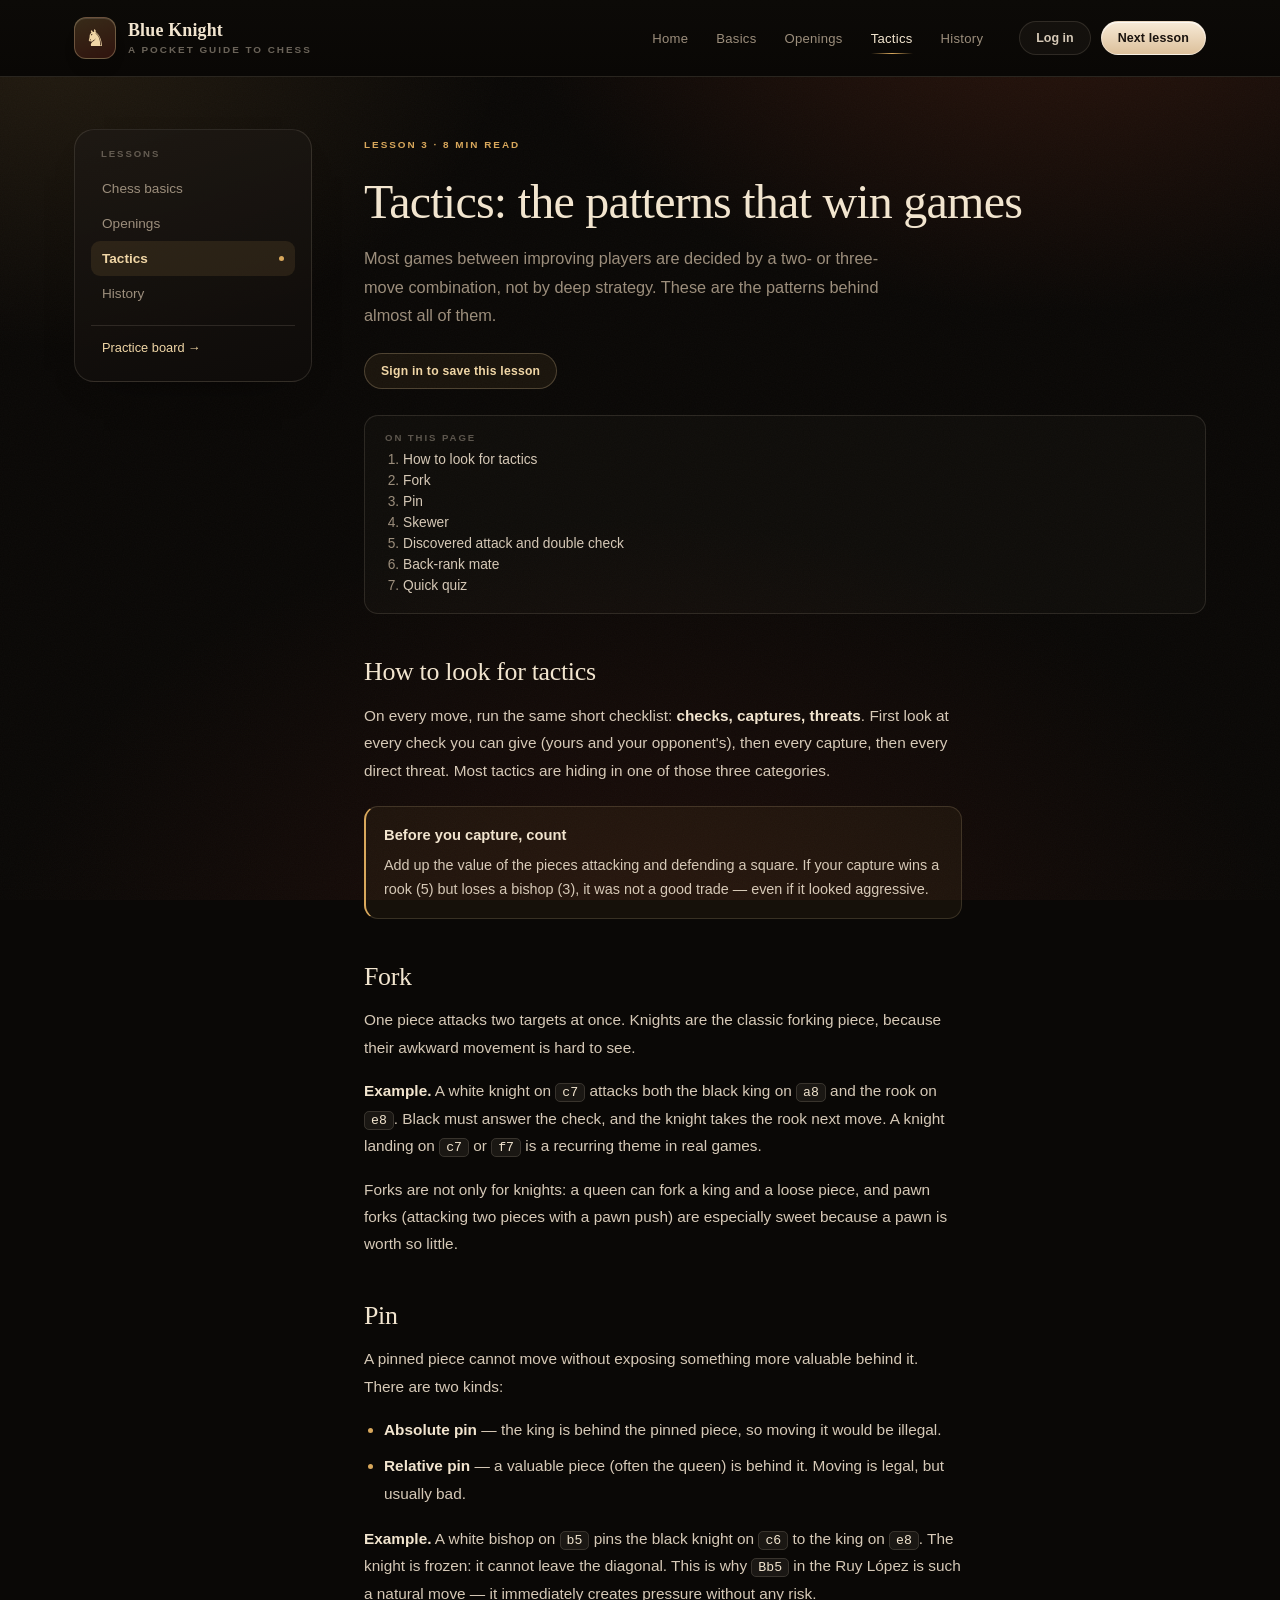
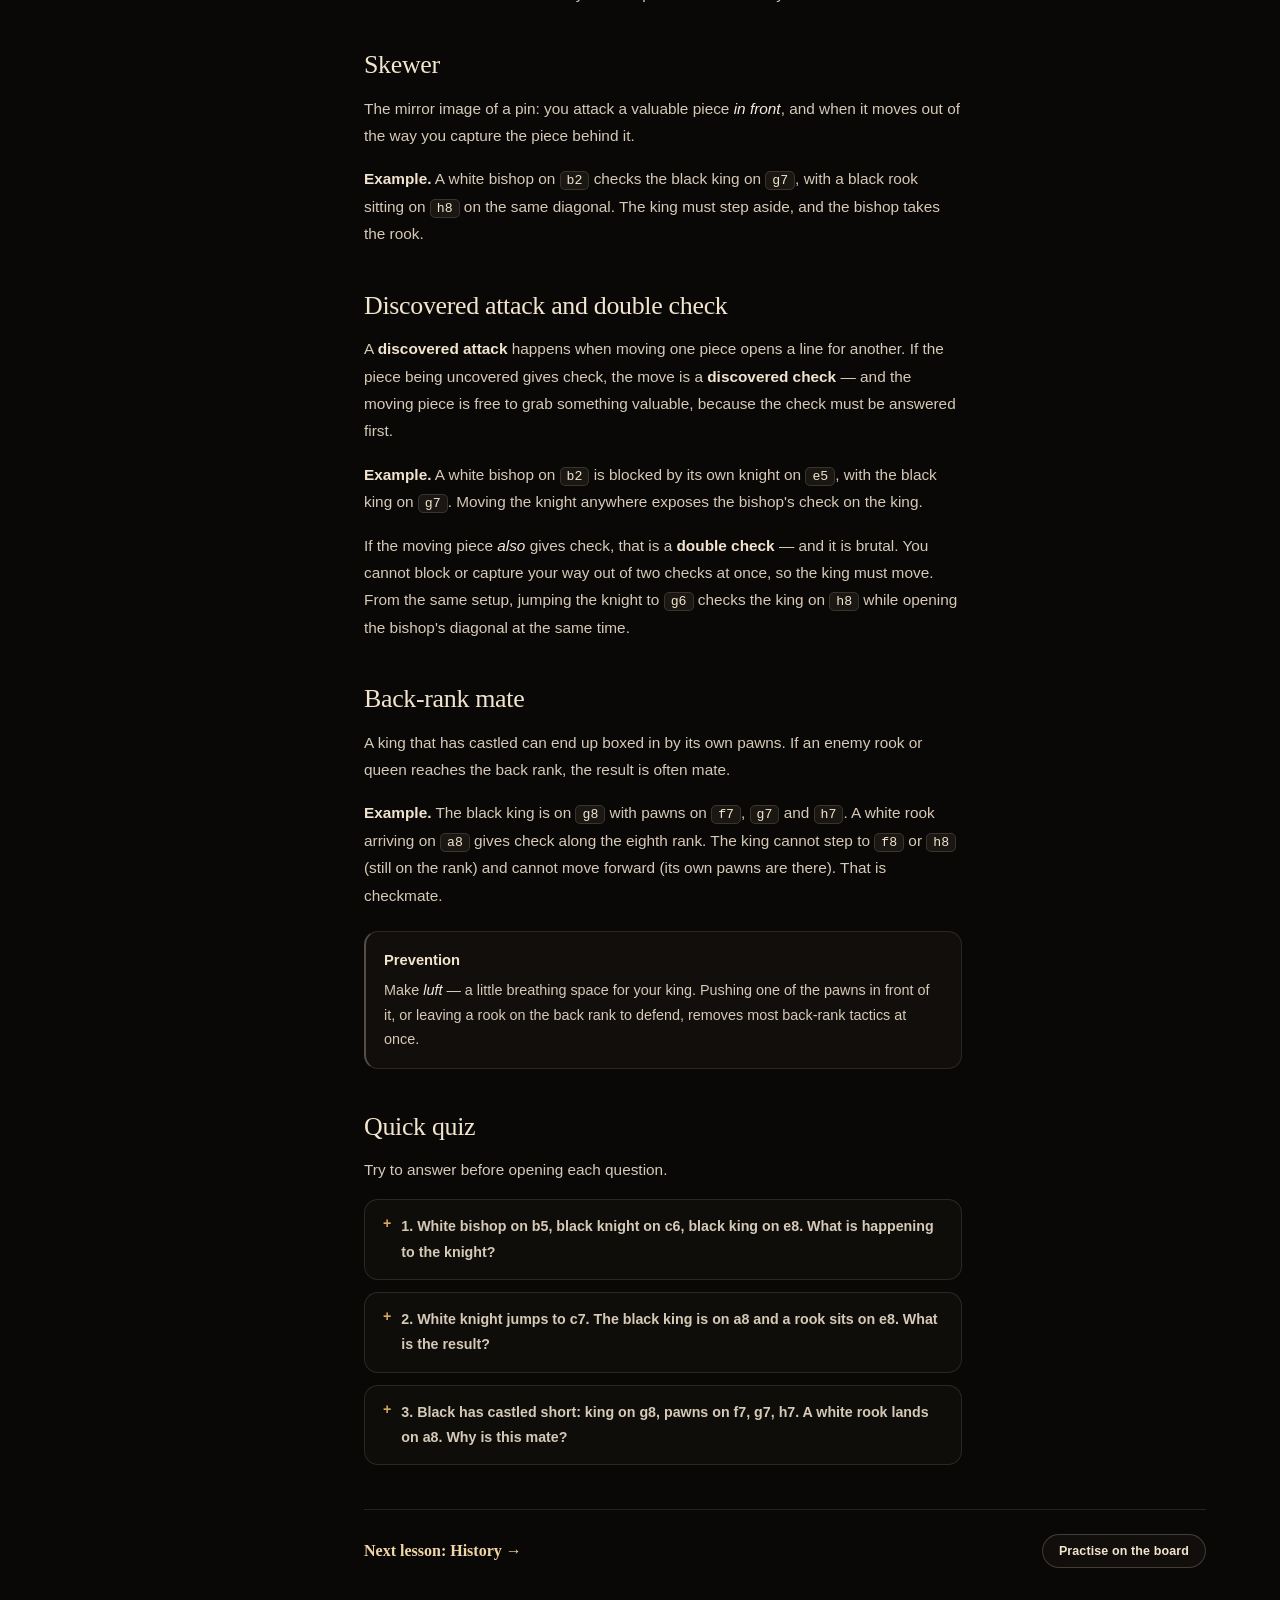
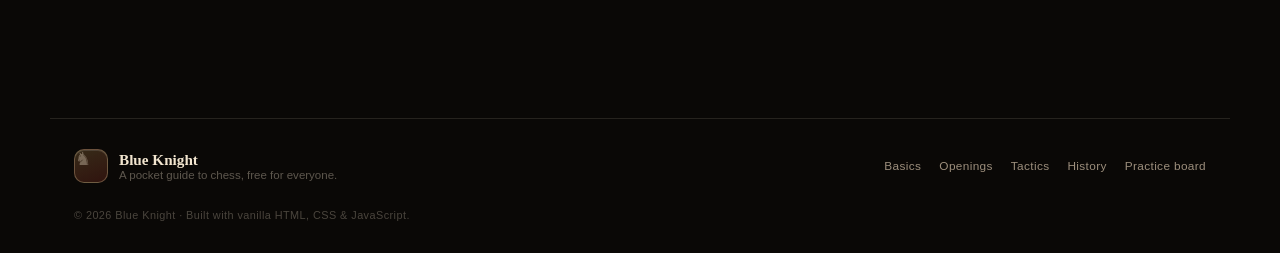
<file: tactics.html>
<!DOCTYPE html>
<html lang="en">
<head>
<meta charset="utf-8" />
<meta name="viewport" content="width=device-width, initial-scale=1, viewport-fit=cover" />
<meta name="theme-color" content="#0A0806" />
<meta name="description" content="Learn the core chess tactics: forks, pins, skewers, discovered attacks, double check and back-rank mate, with clear examples." />
<title>Tactics · Blue Knight</title>
<link rel="icon" href="data:image/svg+xml,%3Csvg xmlns='http://www.w3.org/2000/svg' viewBox='0 0 100 100'%3E%3Crect width='100' height='100' rx='24' fill='%232563eb'/%3E%3Ctext x='50' y='76' font-size='68' text-anchor='middle' fill='%23fff' font-family='serif'%3E%E2%99%9E%3C/text%3E%3C/svg%3E" />
<link rel="stylesheet" href="assets/site.css" />
</head>
<body class="site">

<a class="skip-link" href="#lesson">Skip to lesson</a>

<header class="site-header">
  <div class="wrap header-inner">
    <a class="brand" href="index.html">
      <span class="brand-mark" aria-hidden="true">&#9822;</span>
      <span>
        <span class="brand-name">Blue Knight</span>
        <span class="brand-sub">A pocket guide to chess</span>
      </span>
    </a>

    <nav class="nav" id="siteNav" aria-label="Main">
      <a href="index.html">Home</a>
      <a href="basics.html">Basics</a>
      <a href="openings.html">Openings</a>
      <a href="tactics.html" aria-current="page">Tactics</a>
      <a href="history.html">History</a>
    </nav>

    <div class="header-actions">
      <span data-auth></span>
      <a class="btn btn-primary btn-sm" href="history.html">Next lesson</a>
      <button class="nav-toggle" type="button" aria-expanded="false" aria-controls="siteNav" aria-label="Open menu">&#9776;</button>
    </div>
  </div>
</header>

<main class="lesson-main wrap" id="lesson">
  <div class="lesson-layout">

    <aside class="lesson-nav" aria-label="Lessons">
      <p class="lesson-nav-title">Lessons</p>
      <a href="basics.html">Chess basics</a>
      <a href="openings.html">Openings</a>
      <a href="tactics.html" aria-current="page">Tactics</a>
      <a href="history.html">History</a>
      <a class="nav-practice" href="play.html">Practice board &rarr;</a>
    </aside>

    <article class="lesson">
      <p class="lesson-kicker">Lesson 3 &middot; 8 min read</p>
      <h1>Tactics: the patterns that win games</h1>
      <p class="lesson-lead">
        Most games between improving players are decided by a two- or three-move combination, not by deep
        strategy. These are the patterns behind almost all of them.
      </p>

      <div class="lesson-actions">
        <button class="save-btn" type="button" data-save="tactics">Save to reading list</button>
      </div>

      <nav class="toc" aria-label="On this page">
        <p>On this page</p>
        <ol>
          <li><a href="#scan">How to look for tactics</a></li>
          <li><a href="#fork">Fork</a></li>
          <li><a href="#pin">Pin</a></li>
          <li><a href="#skewer">Skewer</a></li>
          <li><a href="#discovered">Discovered attack and double check</a></li>
          <li><a href="#backrank">Back-rank mate</a></li>
          <li><a href="#quiz">Quick quiz</a></li>
        </ol>
      </nav>

      <div class="prose">
        <h2 id="scan">How to look for tactics</h2>
        <p>
          On every move, run the same short checklist: <strong>checks, captures, threats</strong>. First look at
          every check you can give (yours and your opponent's), then every capture, then every direct threat.
          Most tactics are hiding in one of those three categories.
        </p>
        <div class="callout">
          <strong>Before you capture, count</strong>
          Add up the value of the pieces attacking and defending a square. If your capture wins a rook (5) but
          loses a bishop (3), it was not a good trade — even if it looked aggressive.
        </div>

        <h2 id="fork">Fork</h2>
        <p>
          One piece attacks two targets at once. Knights are the classic forking piece, because their awkward
          movement is hard to see.
        </p>
        <p>
          <strong>Example.</strong> A white knight on <span class="sq-ref">c7</span> attacks both the black king on
          <span class="sq-ref">a8</span> and the rook on <span class="sq-ref">e8</span>. Black must answer the check,
          and the knight takes the rook next move. A knight landing on <span class="sq-ref">c7</span> or
          <span class="sq-ref">f7</span> is a recurring theme in real games.
        </p>
        <p>
          Forks are not only for knights: a queen can fork a king and a loose piece, and pawn forks (attacking
          two pieces with a pawn push) are especially sweet because a pawn is worth so little.
        </p>

        <h2 id="pin">Pin</h2>
        <p>
          A pinned piece cannot move without exposing something more valuable behind it. There are two kinds:
        </p>
        <ul>
          <li><strong>Absolute pin</strong> — the king is behind the pinned piece, so moving it would be illegal.</li>
          <li><strong>Relative pin</strong> — a valuable piece (often the queen) is behind it. Moving is legal, but usually bad.</li>
        </ul>
        <p>
          <strong>Example.</strong> A white bishop on <span class="sq-ref">b5</span> pins the black knight on
          <span class="sq-ref">c6</span> to the king on <span class="sq-ref">e8</span>. The knight is frozen: it cannot
          leave the diagonal. This is why <span class="sq-ref">Bb5</span> in the Ruy López is such a natural move —
          it immediately creates pressure without any risk.
        </p>

        <h2 id="skewer">Skewer</h2>
        <p>
          The mirror image of a pin: you attack a valuable piece <em>in front</em>, and when it moves out of the
          way you capture the piece behind it.
        </p>
        <p>
          <strong>Example.</strong> A white bishop on <span class="sq-ref">b2</span> checks the black king on
          <span class="sq-ref">g7</span>, with a black rook sitting on <span class="sq-ref">h8</span> on the same
          diagonal. The king must step aside, and the bishop takes the rook.
        </p>

        <h2 id="discovered">Discovered attack and double check</h2>
        <p>
          A <strong>discovered attack</strong> happens when moving one piece opens a line for another. If the
          piece being uncovered gives check, the move is a <strong>discovered check</strong> — and the moving piece
          is free to grab something valuable, because the check must be answered first.
        </p>
        <p>
          <strong>Example.</strong> A white bishop on <span class="sq-ref">b2</span> is blocked by its own knight on
          <span class="sq-ref">e5</span>, with the black king on <span class="sq-ref">g7</span>. Moving the knight
          anywhere exposes the bishop's check on the king.
        </p>
        <p>
          If the moving piece <em>also</em> gives check, that is a <strong>double check</strong> — and it is brutal.
          You cannot block or capture your way out of two checks at once, so the king must move. From the same
          setup, jumping the knight to <span class="sq-ref">g6</span> checks the king on
          <span class="sq-ref">h8</span> while opening the bishop's diagonal at the same time.
        </p>

        <h2 id="backrank">Back-rank mate</h2>
        <p>
          A king that has castled can end up boxed in by its own pawns. If an enemy rook or queen reaches the
          back rank, the result is often mate.
        </p>
        <p>
          <strong>Example.</strong> The black king is on <span class="sq-ref">g8</span> with pawns on
          <span class="sq-ref">f7</span>, <span class="sq-ref">g7</span> and <span class="sq-ref">h7</span>. A white
          rook arriving on <span class="sq-ref">a8</span> gives check along the eighth rank. The king cannot step
          to <span class="sq-ref">f8</span> or <span class="sq-ref">h8</span> (still on the rank) and cannot move
          forward (its own pawns are there). That is checkmate.
        </p>
        <div class="callout plain">
          <strong>Prevention</strong>
          Make <em>luft</em> — a little breathing space for your king. Pushing one of the pawns in front of it,
          or leaving a rook on the back rank to defend, removes most back-rank tactics at once.
        </div>

        <h2 id="quiz">Quick quiz</h2>
        <p>Try to answer before opening each question.</p>

        <details class="quiz">
          <summary>1. White bishop on b5, black knight on c6, black king on e8. What is happening to the knight?</summary>
          <p>It is pinned — an absolute pin. Moving the knight would expose the king to the bishop, so it is stuck.</p>
        </details>

        <details class="quiz">
          <summary>2. White knight jumps to c7. The black king is on a8 and a rook sits on e8. What is the result?</summary>
          <p>A fork. The knight checks the king on a8 and attacks the rook on e8; Black saves the king and White wins the rook.</p>
        </details>

        <details class="quiz">
          <summary>3. Black has castled short: king on g8, pawns on f7, g7, h7. A white rook lands on a8. Why is this mate?</summary>
          <p>The rook checks along the eighth rank. The king has no escape square and cannot capture the rook, and none of Black's pieces can block or take it — a classic back-rank mate.</p>
        </details>
      </div>

      <div class="lesson-footer">
        <a class="next-lesson" href="history.html">Next lesson: History &rarr;</a>
        <a class="btn btn-ghost btn-sm" href="play.html">Practise on the board</a>
      </div>
    </article>

  </div>
</main>

<footer class="site-footer">
  <div class="wrap footer-inner">
    <div class="footer-brand">
      <span class="brand-mark small" aria-hidden="true">&#9822;</span>
      <div>
        <strong>Blue Knight</strong>
        <span>A pocket guide to chess, free for everyone.</span>
      </div>
    </div>
    <nav class="footer-links" aria-label="Footer">
      <a href="basics.html">Basics</a>
      <a href="openings.html">Openings</a>
      <a href="tactics.html">Tactics</a>
      <a href="history.html">History</a>
      <a href="play.html">Practice board</a>
    </nav>
    <p class="footer-copy">&copy; <span data-year>2026</span> Blue Knight &middot; Built with vanilla HTML, CSS &amp; JavaScript.</p>
  </div>
</footer>

<script src="assets/site.js"></script>
</body>
</html>
</file>
<file: assets/site.css>
/* ============================================================================
   Blue Knight — site styles
   Dark editorial theme: warm near-black, cream type, brass accents.
   ============================================================================ */

:root{
  color-scheme:dark;
  --bg:#0A0806;
  --bg-elev:#12100D;
  --surface:#161310;
  --surface-2:#1D1814;
  --ink:#F4EBDD;
  --ink-soft:#D6C9B7;
  --muted:#9C8E7C;
  --line:rgba(240,226,204,.12);
  --line-strong:rgba(240,226,204,.22);
  --gold:#D9A85C;
  --gold-2:#F0D6A6;
  --maroon:#7C2B1E;
  --maroon-2:#A33A27;
  --cream:#F2E5CF;
  --danger:#E07162;
  --ok:#8FCBA4;

  --sq-light:#EADFCB;
  --sq-dark:#6B5540;

  --shadow-sm:0 18px 40px -30px rgba(0,0,0,.9);
  --shadow-md:0 34px 70px -44px rgba(0,0,0,.95);
  --shadow-lg:0 70px 130px -70px #000;

  --radius:14px;
  --radius-lg:20px;
  --radius-xl:28px;

  --max:1180px;
  --font-display:"Iowan Old Style","Palatino Linotype",Palatino,"Book Antiqua",Georgia,"Times New Roman",serif;
  --font-sans:"Inter",-apple-system,BlinkMacSystemFont,"Segoe UI",Roboto,Helvetica,Arial,sans-serif;
  --font-mono:ui-monospace,SFMono-Regular,Menlo,Consolas,monospace;
}

*,*::before,*::after{ box-sizing:border-box; }

html{ scroll-behavior:smooth; }

body.site{
  margin:0;
  font-family:var(--font-sans);
  font-size:16px;
  color:var(--ink);
  background-color:var(--bg);
  background-image:
    radial-gradient(900px 620px at 82% -8%, rgba(140,58,32,.30), rgba(140,58,32,0) 62%),
    radial-gradient(760px 520px at 4% 4%, rgba(217,168,92,.12), rgba(217,168,92,0) 60%),
    radial-gradient(1000px 700px at 50% 108%, rgba(124,43,30,.18), rgba(124,43,30,0) 65%);
  background-attachment:fixed;
  min-height:100dvh;
  display:flex;
  flex-direction:column;
  -webkit-font-smoothing:antialiased;
  -webkit-tap-highlight-color:transparent;
}

/* faint film grain */
body.site::before{
  content:"";
  position:fixed;
  inset:0;
  pointer-events:none;
  z-index:0;
  opacity:.05;
  background-image:url("data:image/svg+xml,%3Csvg xmlns='http://www.w3.org/2000/svg' width='140' height='140'%3E%3Cfilter id='n'%3E%3CfeTurbulence type='fractalNoise' baseFrequency='.85' numOctaves='3'/%3E%3C/filter%3E%3Crect width='140' height='140' filter='url(%23n)' opacity='.6'/%3E%3C/svg%3E");
}

.site-header, main, .site-footer{ position:relative; z-index:1; }

a{ color:inherit; }
img,svg{ max-width:100%; }

:focus-visible{
  outline:2px solid var(--gold);
  outline-offset:3px;
  border-radius:6px;
}

.wrap{
  width:100%;
  max-width:var(--max);
  margin:0 auto;
  padding-left:24px;
  padding-right:24px;
}

.skip-link{
  position:absolute;
  left:-9999px;
  top:12px;
  z-index:200;
  background:var(--cream);
  color:#171310;
  padding:10px 16px;
  border-radius:10px;
  font-weight:700;
  text-decoration:none;
}
.skip-link:focus{ left:24px; }

/* ============================================================
   Header
   ============================================================ */
.site-header{
  position:sticky;
  top:0;
  z-index:60;
  /* fully opaque: page content must never show through the sticky bar */
  background:#0A0806;
  background:linear-gradient(180deg,#0C0A07 0%,#090705 100%);
  border-bottom:1px solid var(--line);
}

.header-inner{
  display:flex;
  align-items:center;
  gap:16px;
  min-height:76px;
}

.brand{
  display:flex;
  align-items:center;
  gap:12px;
  text-decoration:none;
  color:inherit;
  flex:0 1 auto;
  min-width:0;
}

.brand > span:last-child{ min-width:0; }

.brand-mark{
  width:42px;
  height:42px;
  flex:0 0 auto;
  border-radius:12px;
  display:grid;
  place-items:center;
  font-size:23px;
  line-height:1;
  color:var(--gold-2);
  background:linear-gradient(160deg, rgba(217,168,92,.22), rgba(124,43,30,.34));
  border:1px solid rgba(240,214,166,.3);
  box-shadow:inset 0 1px 0 rgba(255,255,255,.12), 0 12px 26px -18px #000;
}

.brand-mark.small{ width:34px; height:34px; border-radius:10px; font-size:18px; }

.brand-name{
  display:block;
  font-family:var(--font-display);
  font-weight:600;
  font-size:1.12rem;
  letter-spacing:.01em;
  line-height:1.1;
  color:var(--cream);
  white-space:nowrap;
  overflow:hidden;
  text-overflow:ellipsis;
}

.brand-sub{
  display:block;
  font-size:.62rem;
  font-weight:600;
  letter-spacing:.2em;
  text-transform:uppercase;
  color:rgba(240,226,204,.42);
  margin-top:3px;
}

.nav{
  display:flex;
  align-items:center;
  gap:4px;
  margin-left:auto;
}

.nav a{
  position:relative;
  text-decoration:none;
  font-size:.82rem;
  font-weight:500;
  letter-spacing:.02em;
  color:var(--muted);
  padding:9px 12px;
  border-radius:8px;
  transition:color .18s ease, background .18s ease;
  white-space:nowrap;
}

.nav a:hover{ color:var(--cream); background:rgba(240,226,204,.05); }

.nav a[aria-current="page"]{ color:var(--cream); }

.nav a[aria-current="page"]::after{
  content:"";
  position:absolute;
  left:12px;
  right:12px;
  bottom:1px;
  height:1px;
  background:linear-gradient(90deg, transparent, var(--gold), transparent);
}

.header-actions{
  display:flex;
  align-items:center;
  gap:10px;
  margin-left:8px;
  flex:0 0 auto;
}

.nav-toggle{
  display:none;
  align-items:center;
  justify-content:center;
  width:40px;
  height:40px;
  border-radius:10px;
  border:1px solid var(--line);
  background:rgba(240,226,204,.05);
  color:var(--cream);
  font-size:1.05rem;
  cursor:pointer;
}

/* ============================================================
   Buttons
   ============================================================ */
.btn{
  display:inline-flex;
  align-items:center;
  justify-content:center;
  gap:8px;
  font-family:var(--font-sans);
  font-weight:600;
  font-size:.86rem;
  letter-spacing:.01em;
  padding:12px 20px;
  border-radius:999px;
  border:1px solid transparent;
  cursor:pointer;
  text-decoration:none;
  transition:transform .12s ease, box-shadow .22s ease, background .22s ease, border-color .22s ease, color .22s ease;
  white-space:nowrap;
}
.btn:active{ transform:translateY(1px); }
.btn[disabled]{ opacity:.4; cursor:not-allowed; transform:none; }

.btn-primary{
  color:#1A130E;
  background:linear-gradient(180deg,#F7EAD6,#DCC09B);
  border-color:rgba(255,255,255,.35);
  box-shadow:0 18px 34px -22px rgba(240,214,166,.75), inset 0 1px 0 rgba(255,255,255,.7);
}
.btn-primary:hover{
  background:linear-gradient(180deg,#FFF6E6,#E6CDA7);
  box-shadow:0 22px 40px -22px rgba(240,214,166,.85), inset 0 1px 0 rgba(255,255,255,.8);
}

.btn-ghost{
  color:var(--cream);
  background:rgba(240,226,204,.03);
  border-color:var(--line-strong);
}
.btn-ghost:hover{ background:rgba(240,226,204,.09); border-color:rgba(240,214,166,.45); }

.btn-invert{ background:var(--cream); color:#171310; }
.btn-invert:hover{ background:#FFF6E6; }

.btn-lg{ padding:15px 26px; font-size:.92rem; }
.btn-sm{ padding:9px 16px; font-size:.78rem; }
.btn-block{ width:100%; }

/* ============================================================
   Account chip
   ============================================================ */
.auth-link{
  display:inline-flex;
  align-items:center;
  gap:7px;
  text-decoration:none;
  font-size:.78rem;
  font-weight:600;
  color:var(--ink-soft);
  background:rgba(240,226,204,.04);
  border:1px solid var(--line);
  border-radius:999px;
  padding:9px 16px;
  transition:background .18s ease, color .18s ease, border-color .18s ease;
}
.auth-link:hover{ background:rgba(240,226,204,.09); color:var(--cream); border-color:var(--line-strong); }

.auth-chip{
  display:inline-flex;
  align-items:center;
  gap:8px;
  background:rgba(240,226,204,.05);
  border:1px solid var(--line);
  border-radius:999px;
  padding:4px 5px 4px 4px;
  max-width:100%;
}

.auth-avatar{
  width:28px;
  height:28px;
  flex:0 0 auto;
  border-radius:50%;
  display:grid;
  place-items:center;
  font-size:.68rem;
  font-weight:800;
  letter-spacing:.02em;
  color:#1A130E;
  background:linear-gradient(150deg,var(--gold-2),#C08F3E);
}

.auth-name{
  font-size:.78rem;
  font-weight:600;
  color:var(--cream);
  max-width:130px;
  overflow:hidden;
  text-overflow:ellipsis;
  white-space:nowrap;
}

.auth-logout{
  border:0;
  background:rgba(240,226,204,.08);
  color:var(--ink-soft);
  font:inherit;
  font-size:.68rem;
  font-weight:600;
  padding:6px 10px;
  border-radius:999px;
  cursor:pointer;
  transition:background .18s ease, color .18s ease;
}
.auth-logout:hover{ background:rgba(240,226,204,.16); color:var(--cream); }

/* ============================================================
   Hero
   ============================================================ */
.hero{
  position:relative;
  display:grid;
  grid-template-columns:1.05fr .95fr;
  align-items:center;
  gap:54px;
  padding-top:74px;
  padding-bottom:78px;
}

.eyebrow{
  display:inline-flex;
  align-items:center;
  gap:10px;
  font-size:.66rem;
  font-weight:700;
  letter-spacing:.22em;
  text-transform:uppercase;
  color:var(--gold);
}
.eyebrow::before{
  content:"";
  width:26px;
  height:1px;
  background:linear-gradient(90deg, transparent, var(--gold));
}

.hero h1{
  margin:20px 0 20px;
  font-family:var(--font-display);
  font-weight:500;
  font-size:clamp(2.55rem, 5vw, 4.15rem);
  line-height:1.07;
  letter-spacing:-.012em;
  color:var(--cream);
  overflow-wrap:break-word;
}

.hero h1 em{
  display:block;
  font-style:italic;
  font-weight:500;
  line-height:1.14;
  padding-bottom:.06em;
  background:linear-gradient(100deg,#F5DFB8 0%,#D9A85C 45%,#B27A38 100%);
  -webkit-background-clip:text;
  background-clip:text;
  color:transparent;
}

.grad{
  background:linear-gradient(100deg,#F5DFB8,#D9A85C 60%,#B27A38);
  -webkit-background-clip:text;
  background-clip:text;
  color:transparent;
}

.lede{
  margin:0 0 30px;
  font-size:clamp(.96rem, 1.3vw, 1.06rem);
  line-height:1.72;
  color:var(--muted);
  max-width:52ch;
}

.hero-actions{
  display:flex;
  flex-wrap:wrap;
  gap:12px;
  margin-bottom:34px;
}

.hero-stats{
  display:flex;
  align-items:center;
  gap:28px;
  flex-wrap:wrap;
  padding-top:24px;
  border-top:1px solid var(--line);
  max-width:440px;
}

.hero-stats div{ display:flex; flex-direction:column; gap:2px; }
.hero-stats strong{
  font-family:var(--font-display);
  font-size:1.5rem;
  font-weight:600;
  color:var(--cream);
  line-height:1;
}
.hero-stats span{
  font-size:.64rem;
  letter-spacing:.16em;
  text-transform:uppercase;
  color:rgba(240,226,204,.38);
}

/* hero art ------------------------------------------------- */
.hero-art{
  position:relative;
  display:grid;
  place-items:center;
  padding:6px 0;
}

.orb{
  position:absolute;
  border-radius:50%;
  filter:blur(58px);
  pointer-events:none;
}
.orb-1{
  width:330px; height:330px;
  top:-40px; right:-10px;
  background:radial-gradient(circle, rgba(163,58,39,.75), rgba(163,58,39,0) 70%);
  opacity:.55;
}
.orb-2{
  width:260px; height:260px;
  bottom:-50px; left:-30px;
  background:radial-gradient(circle, rgba(217,168,92,.55), rgba(217,168,92,0) 70%);
  opacity:.3;
}

.board-stage{
  position:relative;
  width:min(100%, 424px);
  z-index:1;
  margin-bottom:34px;
}

.board-card{
  position:relative;
  padding:14px;
  border-radius:20px;
  background:linear-gradient(160deg, rgba(52,42,33,.96), rgba(21,17,13,.99));
  border:1px solid var(--line-strong);
  box-shadow:var(--shadow-lg), inset 0 1px 0 rgba(255,255,255,.07);
  transform:rotate(-4deg);
}

.board-card-top{
  display:flex;
  align-items:center;
  justify-content:space-between;
  gap:12px;
  padding:0 4px 10px;
}

.dot-row{ display:flex; gap:5px; }
.dot-row i{
  display:block;
  width:7px; height:7px;
  border-radius:50%;
  background:rgba(240,226,204,.16);
}

.board-card-label{
  font-size:.58rem;
  letter-spacing:.18em;
  text-transform:uppercase;
  color:rgba(240,226,204,.4);
  white-space:nowrap;
}

.board-mini{
  position:relative;
  aspect-ratio:1 / 1;
  border-radius:9px;
  overflow:hidden;
  background-image:conic-gradient(var(--sq-light) 25%, var(--sq-dark) 0 50%, var(--sq-light) 0 75%, var(--sq-dark) 0);
  background-size:25% 25%;
  box-shadow:inset 0 0 0 1px rgba(0,0,0,.4), inset 0 24px 48px -24px rgba(0,0,0,.55);
  container-type:size;
}

.mock-piece{
  position:absolute;
  width:12.5%;
  height:12.5%;
  display:grid;
  place-items:center;
  font-size:34px;
  font-size:9.8cqw;
  line-height:1;
  font-family:"Segoe UI Symbol","Noto Sans Symbols 2","Apple Symbols","DejaVu Sans",sans-serif;
}
.mock-piece.w{
  color:#FBF3E6;
  -webkit-text-stroke:1.4px #3A291B;
  text-shadow:0 3px 6px rgba(0,0,0,.45);
}
.mock-piece.b{
  color:#8E2B1D;
  -webkit-text-stroke:.4px rgba(0,0,0,.3);
  text-shadow:0 3px 6px rgba(0,0,0,.45);
}

.mock-card{
  position:absolute;
  right:-14px;
  bottom:0;
  z-index:2;
  display:flex;
  align-items:center;
  gap:10px;
  padding:11px 15px;
  border-radius:14px;
  background:#14100C;
  border:1px solid var(--line-strong);
  box-shadow:var(--shadow-md);
  transform:rotate(2deg) translateY(calc(100% - 8px));
}

.mock-badge{
  width:32px;
  height:32px;
  flex:0 0 auto;
  border-radius:9px;
  display:grid;
  place-items:center;
  font-size:.95rem;
  color:var(--gold-2);
  background:rgba(217,168,92,.14);
  border:1px solid rgba(240,214,166,.24);
}

.mock-card-text{ display:flex; flex-direction:column; gap:3px; line-height:1.3; }
.mock-card-text strong{ font-size:.76rem; color:var(--cream); letter-spacing:.01em; }
.mock-card-text span{ font-size:.66rem; color:var(--muted); }

/* ============================================================
   Marquee
   ============================================================ */
.marquee{
  position:relative;
  overflow:hidden;
  border-top:1px solid var(--line);
  border-bottom:1px solid var(--line);
  padding:17px 0;
  background:rgba(255,246,232,.015);
  -webkit-mask-image:linear-gradient(90deg,transparent,#000 12%,#000 88%,transparent);
  mask-image:linear-gradient(90deg,transparent,#000 12%,#000 88%,transparent);
}

.marquee-track{
  display:flex;
  align-items:center;
  width:max-content;
  animation:marquee 34s linear infinite;
}

.marquee-group{
  display:flex;
  align-items:center;
  gap:38px;
  padding-right:38px;
}

.marquee span{
  font-size:.7rem;
  letter-spacing:.26em;
  text-transform:uppercase;
  color:rgba(240,226,204,.34);
  white-space:nowrap;
}
.marquee i{ font-style:normal; color:var(--gold); opacity:.7; }

@keyframes marquee{ to{ transform:translateX(-50%); } }

/* ============================================================
   Sections
   ============================================================ */
.section{ padding-top:76px; padding-bottom:0; }

.section-head{ max-width:660px; margin-bottom:32px; }

.section-head h2{
  margin:0 0 12px;
  font-family:var(--font-display);
  font-weight:500;
  font-size:clamp(1.75rem, 3vw, 2.5rem);
  letter-spacing:-.012em;
  line-height:1.16;
  color:var(--cream);
}

.section-head p{
  margin:0;
  color:var(--muted);
  font-size:.94rem;
  line-height:1.7;
}

.cards{
  display:grid;
  grid-template-columns:repeat(auto-fit, minmax(238px, 1fr));
  gap:16px;
}

.card{
  position:relative;
  overflow:hidden;
  background:linear-gradient(165deg, rgba(34,28,23,.92), rgba(18,15,12,.95));
  border:1px solid var(--line);
  border-radius:var(--radius-lg);
  padding:24px;
  box-shadow:var(--shadow-sm);
  transition:transform .25s ease, border-color .25s ease, box-shadow .25s ease;
}

.card::before{
  content:"";
  position:absolute;
  inset:0 0 auto;
  height:1px;
  background:linear-gradient(90deg,transparent,rgba(240,214,166,.5),transparent);
  opacity:0;
  transition:opacity .25s ease;
}

.card:hover{
  transform:translateY(-3px);
  border-color:rgba(240,214,166,.28);
  box-shadow:var(--shadow-md);
}
.card:hover::before{ opacity:1; }

.card-icon{
  width:42px;
  height:42px;
  border-radius:12px;
  display:grid;
  place-items:center;
  font-size:1.1rem;
  color:var(--gold-2);
  background:rgba(217,168,92,.1);
  border:1px solid rgba(240,214,166,.18);
  margin-bottom:16px;
}

.card h3{
  margin:0 0 8px;
  font-family:var(--font-display);
  font-weight:600;
  font-size:1.08rem;
  letter-spacing:.002em;
  color:var(--cream);
}

.card p{
  margin:0;
  font-size:.86rem;
  line-height:1.66;
  color:var(--muted);
}

/* lesson cards */
.lesson-card{
  position:relative;
  display:flex;
  flex-direction:column;
  gap:7px;
  padding:26px 24px 22px;
  border-radius:var(--radius-lg);
  background:linear-gradient(165deg, rgba(36,30,24,.9), rgba(17,14,11,.96));
  border:1px solid var(--line);
  text-decoration:none;
  color:inherit;
  box-shadow:var(--shadow-sm);
  transition:transform .25s ease, border-color .25s ease, box-shadow .25s ease;
  overflow:hidden;
}

.lesson-card::after{
  content:"";
  position:absolute;
  right:-40px;
  top:-40px;
  width:120px;
  height:120px;
  border-radius:50%;
  background:radial-gradient(circle, rgba(217,168,92,.18), transparent 70%);
  opacity:0;
  transition:opacity .3s ease;
}

.lesson-card:hover{
  transform:translateY(-4px);
  border-color:rgba(240,214,166,.3);
  box-shadow:var(--shadow-md);
}
.lesson-card:hover::after{ opacity:1; }

.lesson-meta{
  font-size:.62rem;
  font-weight:700;
  letter-spacing:.2em;
  text-transform:uppercase;
  color:var(--gold);
}

.lesson-card h3{
  margin:4px 0 0;
  font-family:var(--font-display);
  font-weight:600;
  font-size:1.22rem;
  letter-spacing:0;
  line-height:1.25;
  color:var(--cream);
}

.lesson-card p{
  margin:0;
  font-size:.85rem;
  line-height:1.62;
  color:var(--muted);
}

.lesson-card .go{
  margin-top:auto;
  padding-top:14px;
  font-size:.76rem;
  font-weight:600;
  letter-spacing:.04em;
  color:var(--gold-2);
}

/* numbers */
.fact-strip{
  display:grid;
  grid-template-columns:repeat(4, minmax(0,1fr));
  gap:14px;
}

.fact{
  background:linear-gradient(165deg, rgba(30,25,20,.85), rgba(15,12,10,.95));
  border:1px solid var(--line);
  border-radius:var(--radius-lg);
  padding:26px 20px;
  text-align:center;
}

.fact strong{
  display:block;
  font-family:var(--font-display);
  font-weight:500;
  font-size:2.1rem;
  line-height:1;
  letter-spacing:-.02em;
  color:var(--cream);
}

.fact strong sup{ font-size:.5em; vertical-align:super; }

.fact span{
  display:block;
  margin-top:8px;
  font-size:.66rem;
  letter-spacing:.14em;
  text-transform:uppercase;
  color:rgba(240,226,204,.38);
  line-height:1.5;
}

/* steps */
.steps{
  display:grid;
  grid-template-columns:repeat(auto-fit, minmax(240px, 1fr));
  gap:16px;
}

.step{
  position:relative;
  background:linear-gradient(165deg, rgba(30,25,20,.8), rgba(15,12,10,.94));
  border:1px solid var(--line);
  border-radius:var(--radius-lg);
  padding:26px 24px;
}

.step-num{
  width:34px;
  height:34px;
  border-radius:50%;
  display:grid;
  place-items:center;
  font-family:var(--font-display);
  font-size:.92rem;
  font-weight:600;
  color:var(--gold-2);
  background:rgba(217,168,92,.1);
  border:1px solid rgba(240,214,166,.22);
  margin-bottom:16px;
}

.step h3{
  margin:0 0 8px;
  font-family:var(--font-display);
  font-weight:600;
  font-size:1.08rem;
  color:var(--cream);
}
.step p{ margin:0; font-size:.86rem; line-height:1.66; color:var(--muted); }
.step p a{ color:var(--gold-2); text-decoration:none; border-bottom:1px solid rgba(240,214,166,.3); }
.step p a:hover{ color:var(--cream); }

/* CTA band */
.cta-band{
  position:relative;
  overflow:hidden;
  margin:88px auto 0;
  max-width:calc(var(--max) - 48px);
  width:calc(100% - 48px);
  border-radius:var(--radius-xl);
  padding:44px 40px;
  color:var(--cream);
  background:
    radial-gradient(700px 320px at 100% 0%, rgba(217,168,92,.22), rgba(217,168,92,0) 60%),
    linear-gradient(135deg,#5E2018 0%,#2A120E 60%,#160D0A 100%);
  border:1px solid rgba(240,214,166,.16);
  box-shadow:var(--shadow-lg);
  display:flex;
  align-items:center;
  justify-content:space-between;
  gap:24px;
  flex-wrap:wrap;
}

.cta-band::after{
  content:"";
  position:absolute;
  inset:0;
  background-image:radial-gradient(rgba(240,226,204,.16) 1px, transparent 1px);
  background-size:22px 22px;
  -webkit-mask-image:linear-gradient(110deg, transparent 40%, #000 100%);
  mask-image:linear-gradient(110deg, transparent 40%, #000 100%);
  opacity:.5;
  pointer-events:none;
}

.cta-band > *{ position:relative; z-index:1; }

.cta-band h2{
  margin:0 0 8px;
  font-family:var(--font-display);
  font-weight:500;
  font-size:clamp(1.4rem, 2.6vw, 1.95rem);
  letter-spacing:-.02em;
}

.cta-band p{ margin:0; font-size:.9rem; color:rgba(240,226,204,.6); }
.cta-actions{ display:flex; gap:12px; flex-wrap:wrap; }

/* ============================================================
   Footer
   ============================================================ */
.site-footer{
  margin-top:auto;
  padding:70px 0 34px;
}

.footer-inner{
  border-top:1px solid var(--line);
  padding-top:30px;
  display:flex;
  align-items:center;
  justify-content:space-between;
  gap:18px;
  flex-wrap:wrap;
}

.footer-brand{ display:flex; align-items:center; gap:11px; }
.footer-brand strong{
  display:block;
  font-family:var(--font-display);
  font-size:.95rem;
  font-weight:600;
  color:var(--cream);
}
.footer-brand span{ display:block; font-size:.72rem; color:rgba(240,226,204,.36); }

.footer-links{ display:flex; gap:18px; flex-wrap:wrap; }
.footer-links a{
  font-size:.74rem;
  letter-spacing:.03em;
  color:var(--muted);
  text-decoration:none;
  transition:color .18s ease;
}
.footer-links a:hover{ color:var(--gold-2); }

.footer-copy{
  margin:8px 0 0;
  font-size:.68rem;
  letter-spacing:.04em;
  color:rgba(240,226,204,.28);
  width:100%;
}

/* ============================================================
   Lessons / long-form content
   ============================================================ */
.lesson-main{ padding-top:52px; padding-bottom:80px; }

.lesson-layout{
  display:grid;
  grid-template-columns:238px minmax(0,1fr);
  gap:52px;
  align-items:start;
}

.lesson-nav{
  position:sticky;
  top:100px;
  background:linear-gradient(165deg, rgba(30,25,20,.85), rgba(15,12,10,.95));
  border:1px solid var(--line);
  border-radius:var(--radius-lg);
  padding:16px;
  box-shadow:var(--shadow-sm);
}

.lesson-nav-title{
  margin:2px 0 12px 10px;
  font-size:.6rem;
  font-weight:700;
  letter-spacing:.2em;
  text-transform:uppercase;
  color:rgba(240,226,204,.34);
}

.lesson-nav a{
  display:flex;
  align-items:center;
  justify-content:space-between;
  gap:8px;
  text-decoration:none;
  font-size:.85rem;
  font-weight:500;
  color:var(--muted);
  padding:10px 11px;
  border-radius:9px;
  transition:background .16s ease, color .16s ease;
}

.lesson-nav a:hover{ background:rgba(240,226,204,.05); color:var(--cream); }
.lesson-nav a[aria-current="page"]{
  background:rgba(217,168,92,.11);
  color:var(--gold-2);
  font-weight:600;
}
.lesson-nav a[aria-current="page"]::after{
  content:"";
  width:5px; height:5px;
  border-radius:50%;
  background:var(--gold);
}

.lesson-nav .nav-practice{
  margin-top:14px;
  border-top:1px solid var(--line);
  padding-top:14px;
  border-radius:0 0 9px 9px;
  color:var(--gold-2);
  font-size:.8rem;
}

.lesson{ min-width:0; }

.lesson-kicker{
  display:inline-flex;
  align-items:center;
  gap:9px;
  font-size:.62rem;
  font-weight:700;
  letter-spacing:.2em;
  text-transform:uppercase;
  color:var(--gold);
}

.lesson h1{
  margin:16px 0 16px;
  font-family:var(--font-display);
  font-weight:500;
  font-size:clamp(2rem, 3.8vw, 3rem);
  line-height:1.09;
  letter-spacing:-.016em;
  color:var(--cream);
  overflow-wrap:break-word;
}

.lesson-lead{
  margin:0 0 24px;
  font-size:1.02rem;
  line-height:1.74;
  color:var(--muted);
  max-width:60ch;
}

.lesson-actions{ display:flex; flex-wrap:wrap; gap:10px; margin-bottom:26px; }

.save-btn{
  display:inline-flex;
  align-items:center;
  gap:8px;
  font:inherit;
  font-size:.76rem;
  font-weight:600;
  letter-spacing:.02em;
  color:var(--gold-2);
  background:rgba(217,168,92,.08);
  border:1px solid rgba(240,214,166,.24);
  border-radius:999px;
  padding:10px 16px;
  cursor:pointer;
  transition:background .18s ease, border-color .18s ease, color .18s ease;
}
.save-btn:hover{ background:rgba(217,168,92,.16); border-color:rgba(240,214,166,.4); }
.save-btn.saved{
  background:rgba(143,203,164,.1);
  border-color:rgba(143,203,164,.35);
  color:var(--ok);
}

.toc{
  background:rgba(240,226,204,.025);
  border:1px solid var(--line);
  border-radius:var(--radius);
  padding:16px 20px 14px;
  margin:0 0 34px;
}
.toc p{
  margin:0 0 9px;
  font-size:.6rem;
  font-weight:700;
  letter-spacing:.2em;
  text-transform:uppercase;
  color:rgba(240,226,204,.34);
}
.toc ol{ margin:0; padding-left:18px; font-size:.86rem; color:var(--muted); }
.toc li{ margin:6px 0; }
.toc a{ color:var(--ink-soft); text-decoration:none; border-bottom:1px solid transparent; }
.toc a:hover{ color:var(--gold-2); border-bottom-color:rgba(240,214,166,.4); }

.prose{
  font-size:.96rem;
  line-height:1.78;
  color:var(--ink-soft);
  max-width:70ch;
}

.prose h2{
  margin:42px 0 14px;
  font-family:var(--font-display);
  font-weight:500;
  font-size:1.62rem;
  letter-spacing:-.012em;
  line-height:1.22;
  color:var(--cream);
  scroll-margin-top:100px;
}
.prose h3{
  margin:28px 0 10px;
  font-family:var(--font-display);
  font-weight:600;
  font-size:1.16rem;
  letter-spacing:.002em;
  color:var(--cream);
}
.prose p{ margin:0 0 16px; }
.prose ul, .prose ol{ margin:0 0 18px; padding-left:20px; }
.prose li{ margin:0 0 9px; }
.prose li::marker{ color:var(--gold); }
.prose strong{ color:var(--cream); font-weight:600; }
.prose em{ color:var(--ink); }
.prose a{ color:var(--gold-2); text-decoration:none; border-bottom:1px solid rgba(240,214,166,.3); }
.prose a:hover{ color:var(--cream); }

.sq-ref{
  font-family:var(--font-mono);
  font-size:.86em;
  background:rgba(240,226,204,.07);
  border:1px solid rgba(240,226,204,.14);
  color:var(--cream);
  padding:1px 6px;
  border-radius:5px;
  white-space:nowrap;
}

.callout{
  background:rgba(217,168,92,.06);
  border:1px solid rgba(240,214,166,.16);
  border-left:2px solid var(--gold);
  border-radius:var(--radius);
  padding:16px 18px;
  margin:22px 0;
  font-size:.9rem;
  line-height:1.7;
  color:var(--ink-soft);
}
.callout strong{ display:block; margin-bottom:5px; color:var(--cream); font-size:.92rem; }
.callout.warn{
  background:rgba(163,58,39,.14);
  border-color:rgba(224,113,98,.22);
  border-left-color:var(--maroon-2);
}
.callout.plain{
  background:rgba(240,226,204,.03);
  border-color:var(--line);
  border-left-color:rgba(240,226,204,.3);
}

.table-wrap{
  overflow-x:auto;
  margin:24px 0;
  border:1px solid var(--line);
  border-radius:var(--radius);
  background:rgba(240,226,204,.02);
}

table.data{ width:100%; border-collapse:collapse; font-size:.87rem; }
table.data th, table.data td{
  text-align:left;
  padding:12px 15px;
  border-bottom:1px solid rgba(240,226,204,.08);
  vertical-align:top;
}
table.data th{
  background:rgba(240,226,204,.04);
  font-size:.6rem;
  text-transform:uppercase;
  letter-spacing:.16em;
  color:rgba(240,226,204,.42);
  font-weight:700;
  white-space:nowrap;
}
table.data tr:last-child td{ border-bottom:0; }
table.data td:first-child{ color:var(--cream); font-weight:600; white-space:nowrap; }
table.data td{ color:var(--ink-soft); }

.piece-grid{
  display:grid;
  grid-template-columns:repeat(auto-fill, minmax(150px,1fr));
  gap:12px;
  margin:24px 0;
}

.piece-card{
  background:rgba(240,226,204,.03);
  border:1px solid var(--line);
  border-radius:var(--radius);
  padding:16px 12px;
  text-align:center;
}
.piece-card .glyph{
  display:block;
  font-size:34px;
  line-height:1;
  margin-bottom:9px;
  color:var(--cream);
  font-family:"Segoe UI Symbol","Noto Sans Symbols 2","Apple Symbols","DejaVu Sans",sans-serif;
}
.piece-card strong{ display:block; font-size:.82rem; color:var(--cream); font-weight:600; }
.piece-card span{ display:block; margin-top:4px; font-size:.71rem; color:var(--muted); line-height:1.45; }

.opening{
  background:linear-gradient(165deg, rgba(32,26,21,.85), rgba(15,12,10,.95));
  border:1px solid var(--line);
  border-radius:var(--radius-lg);
  padding:20px 22px;
  margin:18px 0;
  transition:border-color .22s ease;
}
.opening:hover{ border-color:rgba(240,214,166,.24); }

.opening h3{
  margin:0 0 4px;
  font-family:var(--font-display);
  font-weight:600;
  font-size:1.14rem;
  color:var(--cream);
  display:flex;
  align-items:center;
  gap:10px;
  flex-wrap:wrap;
}

.opening .tag{
  font-family:var(--font-sans);
  font-size:.58rem;
  font-weight:700;
  letter-spacing:.14em;
  text-transform:uppercase;
  color:var(--gold-2);
  background:rgba(217,168,92,.1);
  border:1px solid rgba(240,214,166,.2);
  border-radius:999px;
  padding:3px 9px;
}

.opening .line{
  font-family:var(--font-mono);
  font-size:.8rem;
  line-height:1.6;
  color:var(--cream);
  background:rgba(0,0,0,.28);
  border:1px solid rgba(240,226,204,.08);
  border-radius:9px;
  padding:10px 12px;
  margin:12px 0;
  overflow-x:auto;
  white-space:nowrap;
}

.opening p{ margin:0; font-size:.87rem; line-height:1.68; color:var(--muted); }

.timeline{ list-style:none; margin:26px 0; padding:0; border-left:1px solid var(--line-strong); }
.timeline li{ position:relative; padding:0 0 22px 24px; }
.timeline li:last-child{ padding-bottom:0; }
.timeline li::before{
  content:"";
  position:absolute;
  left:-4.5px;
  top:6px;
  width:8px;
  height:8px;
  border-radius:50%;
  background:var(--gold);
  box-shadow:0 0 0 4px rgba(217,168,92,.12);
}
.timeline strong{ display:block; font-size:.93rem; color:var(--cream); margin-bottom:4px; font-weight:600; }
.timeline span{ display:block; font-size:.86rem; line-height:1.62; color:var(--muted); }

details.quiz{
  background:rgba(240,226,204,.025);
  border:1px solid var(--line);
  border-radius:var(--radius);
  padding:14px 18px;
  margin:12px 0;
}
details.quiz summary{
  cursor:pointer;
  font-size:.89rem;
  font-weight:600;
  color:var(--ink-soft);
  list-style:none;
  display:flex;
  gap:10px;
  align-items:flex-start;
}
details.quiz summary::-webkit-details-marker{ display:none; }
details.quiz summary::before{
  content:"+";
  color:var(--gold);
  font-weight:700;
  line-height:1.4;
}
details.quiz[open] summary::before{ content:"–"; }
details.quiz p{ margin:12px 0 2px 20px; font-size:.87rem; color:var(--muted); line-height:1.65; }

.lesson-footer{
  margin-top:44px;
  padding-top:24px;
  border-top:1px solid var(--line);
  display:flex;
  align-items:center;
  justify-content:space-between;
  gap:14px;
  flex-wrap:wrap;
}

.lesson-footer .next-lesson{
  font-family:var(--font-display);
  font-size:1rem;
  font-weight:600;
  color:var(--gold-2);
  text-decoration:none;
  transition:color .18s ease;
}
.lesson-footer .next-lesson:hover{ color:var(--cream); }

.reading-list[hidden]{ display:none; }

/* ============================================================
   Login
   ============================================================ */
.auth-main{
  flex:1;
  display:grid;
  place-items:center;
  padding:56px 24px 76px;
}

.auth-shell{
  width:100%;
  max-width:1000px;
  display:grid;
  grid-template-columns:1fr .92fr;
  border:1px solid var(--line-strong);
  border-radius:var(--radius-xl);
  overflow:hidden;
  background:linear-gradient(165deg, rgba(32,26,21,.9), rgba(14,11,9,.98));
  box-shadow:var(--shadow-lg);
}

.auth-visual{
  position:relative;
  overflow:hidden;
  padding:46px 42px;
  color:var(--cream);
  background:
    radial-gradient(620px 320px at 105% -15%, rgba(217,168,92,.3), rgba(217,168,92,0) 62%),
    linear-gradient(155deg,#5E2018 0%,#2A120E 62%,#150C09 100%);
  display:flex;
  flex-direction:column;
  justify-content:space-between;
  gap:28px;
}

.auth-visual::after{
  content:"";
  position:absolute;
  inset:0;
  background-image:radial-gradient(rgba(240,226,204,.18) 1px, transparent 1px);
  background-size:24px 24px;
  -webkit-mask-image:radial-gradient(120% 90% at 100% 100%, #000 10%, transparent 70%);
  mask-image:radial-gradient(120% 90% at 100% 100%, #000 10%, transparent 70%);
  opacity:.6;
  pointer-events:none;
}

.auth-visual > *{ position:relative; z-index:1; }

.auth-visual .visual-mark{
  position:absolute;
  right:-26px;
  bottom:-58px;
  z-index:0;
  font-size:230px;
  line-height:1;
  color:rgba(240,226,204,.05);
  pointer-events:none;
  font-family:"Segoe UI Symbol","Noto Sans Symbols 2","Apple Symbols","DejaVu Sans",sans-serif;
}

.auth-visual h2{
  margin:0 0 14px;
  font-family:var(--font-display);
  font-weight:500;
  font-size:clamp(1.7rem, 2.7vw, 2.2rem);
  line-height:1.08;
  letter-spacing:-.02em;
}

.auth-visual p{
  margin:0;
  font-size:.9rem;
  line-height:1.7;
  color:rgba(240,226,204,.66);
  max-width:34ch;
}

.auth-list{
  list-style:none;
  margin:0;
  padding:0;
  display:flex;
  flex-direction:column;
  gap:12px;
}

.auth-list li{
  display:flex;
  align-items:flex-start;
  gap:10px;
  font-size:.85rem;
  color:rgba(240,226,204,.78);
  line-height:1.5;
}

.auth-list li::before{
  content:"";
  flex:0 0 auto;
  width:16px;
  height:16px;
  margin-top:2px;
  border-radius:50%;
  border:1px solid rgba(240,214,166,.45);
  background:rgba(217,168,92,.18) url("data:image/svg+xml,%3Csvg xmlns='http://www.w3.org/2000/svg' viewBox='0 0 24 24' fill='none' stroke='%23F0D6A6' stroke-width='3.6' stroke-linecap='round' stroke-linejoin='round'%3E%3Cpath d='M20 6 9 17l-5-5'/%3E%3C/svg%3E") center/10px no-repeat;
}

.auth-meta{
  font-size:.66rem;
  letter-spacing:.16em;
  text-transform:uppercase;
  color:rgba(240,226,204,.34);
}

.auth-form-wrap{ padding:40px 36px 34px; }

.auth-tabs{
  display:grid;
  grid-template-columns:1fr 1fr;
  gap:4px;
  background:rgba(0,0,0,.3);
  border:1px solid var(--line);
  border-radius:999px;
  padding:4px;
  margin-bottom:26px;
}

.auth-tabs button{
  font:inherit;
  font-size:.8rem;
  font-weight:600;
  padding:10px 8px;
  border:0;
  border-radius:999px;
  background:transparent;
  color:var(--muted);
  cursor:pointer;
  transition:background .18s ease, color .18s ease;
}

.auth-tabs button:hover{ color:var(--cream); }

.auth-tabs button[aria-selected="true"]{
  background:linear-gradient(180deg,#F7EAD6,#DCC09B);
  color:#1A130E;
  box-shadow:0 10px 22px -16px rgba(240,214,166,.9);
}

.auth-title{
  margin:0 0 7px;
  font-family:var(--font-display);
  font-weight:500;
  font-size:1.6rem;
  letter-spacing:-.02em;
  color:var(--cream);
}
.auth-title:focus{ outline:none; }

.auth-sub{ margin:0 0 24px; font-size:.85rem; color:var(--muted); line-height:1.6; }

.field{ margin-bottom:16px; }

.field label{
  display:block;
  font-size:.65rem;
  font-weight:700;
  letter-spacing:.16em;
  text-transform:uppercase;
  color:rgba(240,226,204,.45);
  margin-bottom:7px;
}

.control{ position:relative; display:flex; align-items:center; }

.control input{
  width:100%;
  font:inherit;
  font-size:.92rem;
  color:var(--ink);
  background:rgba(240,226,204,.035);
  border:1px solid var(--line);
  border-radius:11px;
  padding:13px 15px;
  transition:border-color .16s ease, box-shadow .16s ease, background .16s ease;
}

.control input::placeholder{ color:rgba(240,226,204,.24); }

.control.has-toggle input{ padding-right:68px; }

.control input:-webkit-autofill,
.control input:-webkit-autofill:hover,
.control input:-webkit-autofill:focus{
  -webkit-text-fill-color:var(--ink);
  -webkit-box-shadow:0 0 0 1000px #1B1511 inset;
  caret-color:var(--ink);
  transition:background-color 9999s ease-out;
}

.control input:focus{
  outline:none;
  background:rgba(240,226,204,.06);
  border-color:rgba(240,214,166,.5);
  box-shadow:0 0 0 3px rgba(217,168,92,.14);
}

.control input[aria-invalid="true"]{
  border-color:rgba(224,113,98,.6);
  background:rgba(163,58,39,.12);
}
.control input[aria-invalid="true"]:focus{ box-shadow:0 0 0 3px rgba(224,113,98,.16); }

.control .pw-toggle{
  position:absolute;
  right:7px;
  border:0;
  background:transparent;
  color:var(--muted);
  font:inherit;
  font-size:.68rem;
  font-weight:700;
  letter-spacing:.06em;
  text-transform:uppercase;
  padding:8px 9px;
  border-radius:8px;
  cursor:pointer;
}
.control .pw-toggle:hover{ background:rgba(240,226,204,.08); color:var(--cream); }

.field-error{
  display:none;
  margin-top:7px;
  font-size:.74rem;
  color:var(--danger);
}
.field-error.show{ display:block; }

.field-row{
  display:flex;
  align-items:center;
  justify-content:space-between;
  gap:12px;
  margin:4px 0 22px;
  font-size:.8rem;
  color:var(--muted);
  flex-wrap:wrap;
}

.check{
  display:flex;
  align-items:center;
  gap:9px;
  cursor:pointer;
  user-select:none;
}
.check input{
  width:15px;
  height:15px;
  accent-color:var(--gold);
  cursor:pointer;
  margin:0;
}

.link-quiet{
  color:var(--gold-2);
  font-weight:600;
  text-decoration:none;
  background:none;
  border:0;
  font:inherit;
  font-size:.78rem;
  cursor:pointer;
  padding:0;
}
.link-quiet:hover{ text-decoration:underline; }

.form-alert{
  display:none;
  align-items:flex-start;
  gap:8px;
  background:rgba(163,58,39,.16);
  border:1px solid rgba(224,113,98,.28);
  color:#F0C6BE;
  border-radius:10px;
  padding:11px 13px;
  font-size:.79rem;
  line-height:1.5;
  margin-bottom:16px;
}
.form-alert.show{ display:flex; }
.form-alert.ok{
  background:rgba(143,203,164,.1);
  border-color:rgba(143,203,164,.3);
  color:#C6EBD4;
}

.auth-divider{
  display:flex;
  align-items:center;
  gap:12px;
  margin:20px 0;
  color:rgba(240,226,204,.28);
  font-size:.6rem;
  font-weight:700;
  letter-spacing:.18em;
  text-transform:uppercase;
}
.auth-divider::before,
.auth-divider::after{
  content:"";
  height:1px;
  flex:1;
  background:var(--line);
}

.guest-link{
  display:flex;
  align-items:center;
  justify-content:center;
  gap:6px;
  font-size:.83rem;
  font-weight:600;
  color:var(--cream);
  text-decoration:none;
  border:1px solid var(--line-strong);
  background:rgba(240,226,204,.03);
  border-radius:999px;
  padding:13px 16px;
  transition:background .18s ease, border-color .18s ease;
}
.guest-link:hover{ background:rgba(240,226,204,.08); border-color:rgba(240,214,166,.4); }

.demo-note{
  margin:18px 0 0;
  font-size:.7rem;
  line-height:1.7;
  color:rgba(240,226,204,.3);
  text-align:center;
}
.demo-note strong{ color:rgba(240,226,204,.5); }

.signed-in-note{
  display:none;
  align-items:center;
  justify-content:space-between;
  gap:10px;
  flex-wrap:wrap;
  background:rgba(217,168,92,.09);
  border:1px solid rgba(240,214,166,.22);
  border-radius:11px;
  padding:11px 13px;
  margin-bottom:18px;
  font-size:.78rem;
  color:var(--gold-2);
}
.signed-in-note.show{ display:flex; }
.signed-in-note a{ font-weight:700; color:var(--cream); }

/* ============================================================
   Reveal
   ============================================================ */
.reveal{
  opacity:0;
  transform:translateY(18px);
  transition:opacity .7s ease, transform .7s cubic-bezier(.2,.8,.3,1);
}
.reveal.in{ opacity:1; transform:none; }

/* ============================================================
   Responsive
   ============================================================ */
@media (max-width:980px){
  .hero{
    grid-template-columns:minmax(0,1fr);
    gap:52px;
    padding-top:56px;
    padding-bottom:64px;
  }
  .hero-art{ order:2; }
  .board-stage{ width:min(100%, 370px); }
  .mock-card{ right:0; }

  .section{ padding-top:60px; }

  .lesson-layout{ grid-template-columns:minmax(0,1fr); gap:28px; }
  .lesson-nav{
    position:static;
    display:flex;
    flex-wrap:wrap;
    gap:4px;
    padding:12px;
  }
  .lesson-nav-title{ width:100%; margin:2px 0 8px 8px; }
  .lesson-nav a{ padding:8px 13px; background:rgba(240,226,204,.04); border-radius:999px; font-size:.79rem; }
  .lesson-nav a[aria-current="page"]::after{ display:none; }
  .lesson-nav .nav-practice{ border:0; margin:0; padding:8px 13px; background:transparent; }

  .fact-strip{ grid-template-columns:repeat(2, minmax(0,1fr)); }

  .auth-shell{ grid-template-columns:minmax(0,1fr); max-width:560px; }
  .auth-visual{ padding:30px 28px 26px; gap:16px; }
  .auth-list, .auth-meta{ display:none; }
  .auth-form-wrap{ padding:30px 26px 28px; }

  .cta-band{ padding:34px 28px; margin-top:68px; }
}

@media (max-width:1024px){
  .nav{
    position:absolute;
    top:100%;
    left:0;
    right:0;
    flex-direction:column;
    align-items:stretch;
    gap:3px;
    margin:0;
    padding:12px 20px 18px;
    background:#0B0908;
    border-bottom:1px solid var(--line);
    box-shadow:0 30px 50px -40px #000;
    display:none;
  }
  .nav.open{ display:flex; }
  .nav a{ padding:12px 14px; }
  .nav-toggle{ display:inline-flex; }
  .header-inner{ position:relative; min-height:70px; }
  .header-actions{ margin-left:auto; }
}

@media (max-width:860px){
  .brand-sub{ display:none; }
  .auth-name{ max-width:92px; }
  .auth-visual .visual-mark{ font-size:150px; right:-14px; bottom:-56px; color:rgba(240,226,204,.038); }
}

@media (max-width:560px){
  .wrap{ padding-left:18px; padding-right:18px; }
  .header-inner{ min-height:62px; gap:8px; }
  .brand-mark{ width:38px; height:38px; border-radius:11px; font-size:21px; }
  .brand-name{ font-size:1rem; }

  .header-actions .btn-primary{ display:none; }
  .auth-name{ display:none; }
  .auth-avatar{ width:26px; height:26px; font-size:.64rem; }
  .auth-logout{ font-size:.66rem; padding:5px 8px; }
  .nav-toggle{ width:38px; height:38px; }
  .brand-name{ max-width:52vw; }

  .hero{ padding-top:40px; padding-bottom:52px; gap:40px; }
  .hero-actions .btn{ flex:1 1 100%; }
  .hero-stats{ gap:22px; }

  .board-stage{ width:100%; max-width:330px; }
  .mock-piece{ font-size:28px; font-size:9.8cqw; }
  .mock-card{ left:0; right:auto; padding:9px 12px; max-width:calc(100% - 8px); }
  .mock-card-text span{ font-size:.62rem; }

  .section{ padding-top:48px; }
  .fact{ padding:20px 14px; }
  .fact strong{ font-size:1.75rem; }
  .cta-band{ width:calc(100% - 36px); max-width:calc(100% - 36px); padding:28px 22px; border-radius:22px; }
  .cta-actions .btn{ flex:1 1 100%; }
  .footer-inner{ flex-direction:column; align-items:flex-start; }
  .site-footer{ padding-top:50px; }

  .lesson-main{ padding-top:30px; padding-bottom:56px; }
  .lesson h1{ font-size:1.85rem; }
  .prose{ font-size:.93rem; }
  .piece-grid{ grid-template-columns:repeat(2, minmax(0,1fr)); }

  .auth-main{ padding:26px 14px 44px; }
  .auth-form-wrap{ padding:24px 20px 26px; }
  .auth-visual{ padding:24px 22px; }
  .auth-visual h2{ font-size:1.45rem; }
  .auth-visual .visual-mark{ font-size:120px; right:-12px; bottom:-52px; color:rgba(240,226,204,.032); }

  /* move lists wrap instead of running off the card */
  .opening .line{ white-space:pre-wrap; overflow-wrap:anywhere; }

  /* keep the champion tables readable without a sideways swipe */
  table.data{ font-size:.78rem; }
  table.data th, table.data td{ padding:9px 10px; }
  table.data th{ letter-spacing:.09em; }

  .auth-link .label-long{ display:none; }
}

@media (prefers-reduced-motion:reduce){
  html{ scroll-behavior:auto; }
  *{ animation-duration:.001ms !important; animation-iteration-count:1 !important; transition-duration:.001ms !important; }
  .reveal{ opacity:1; transform:none; }
}
</file>
